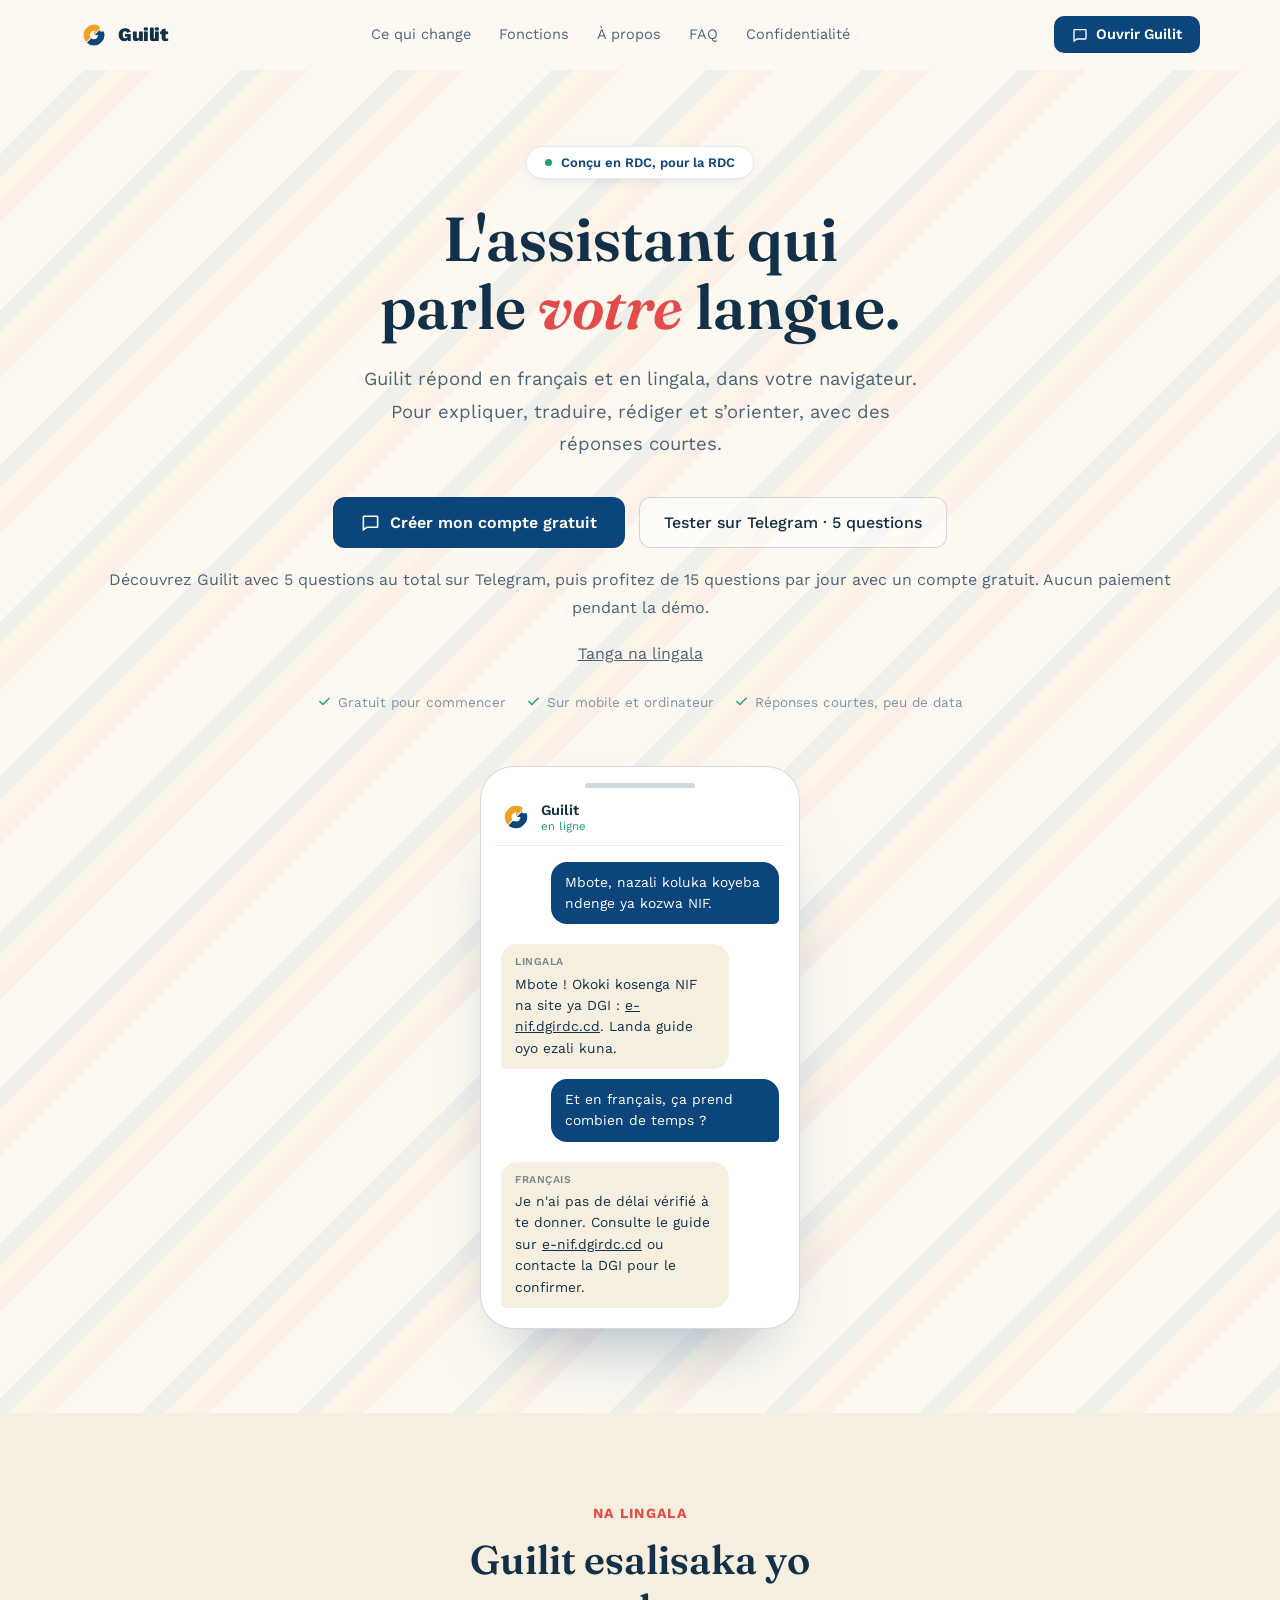
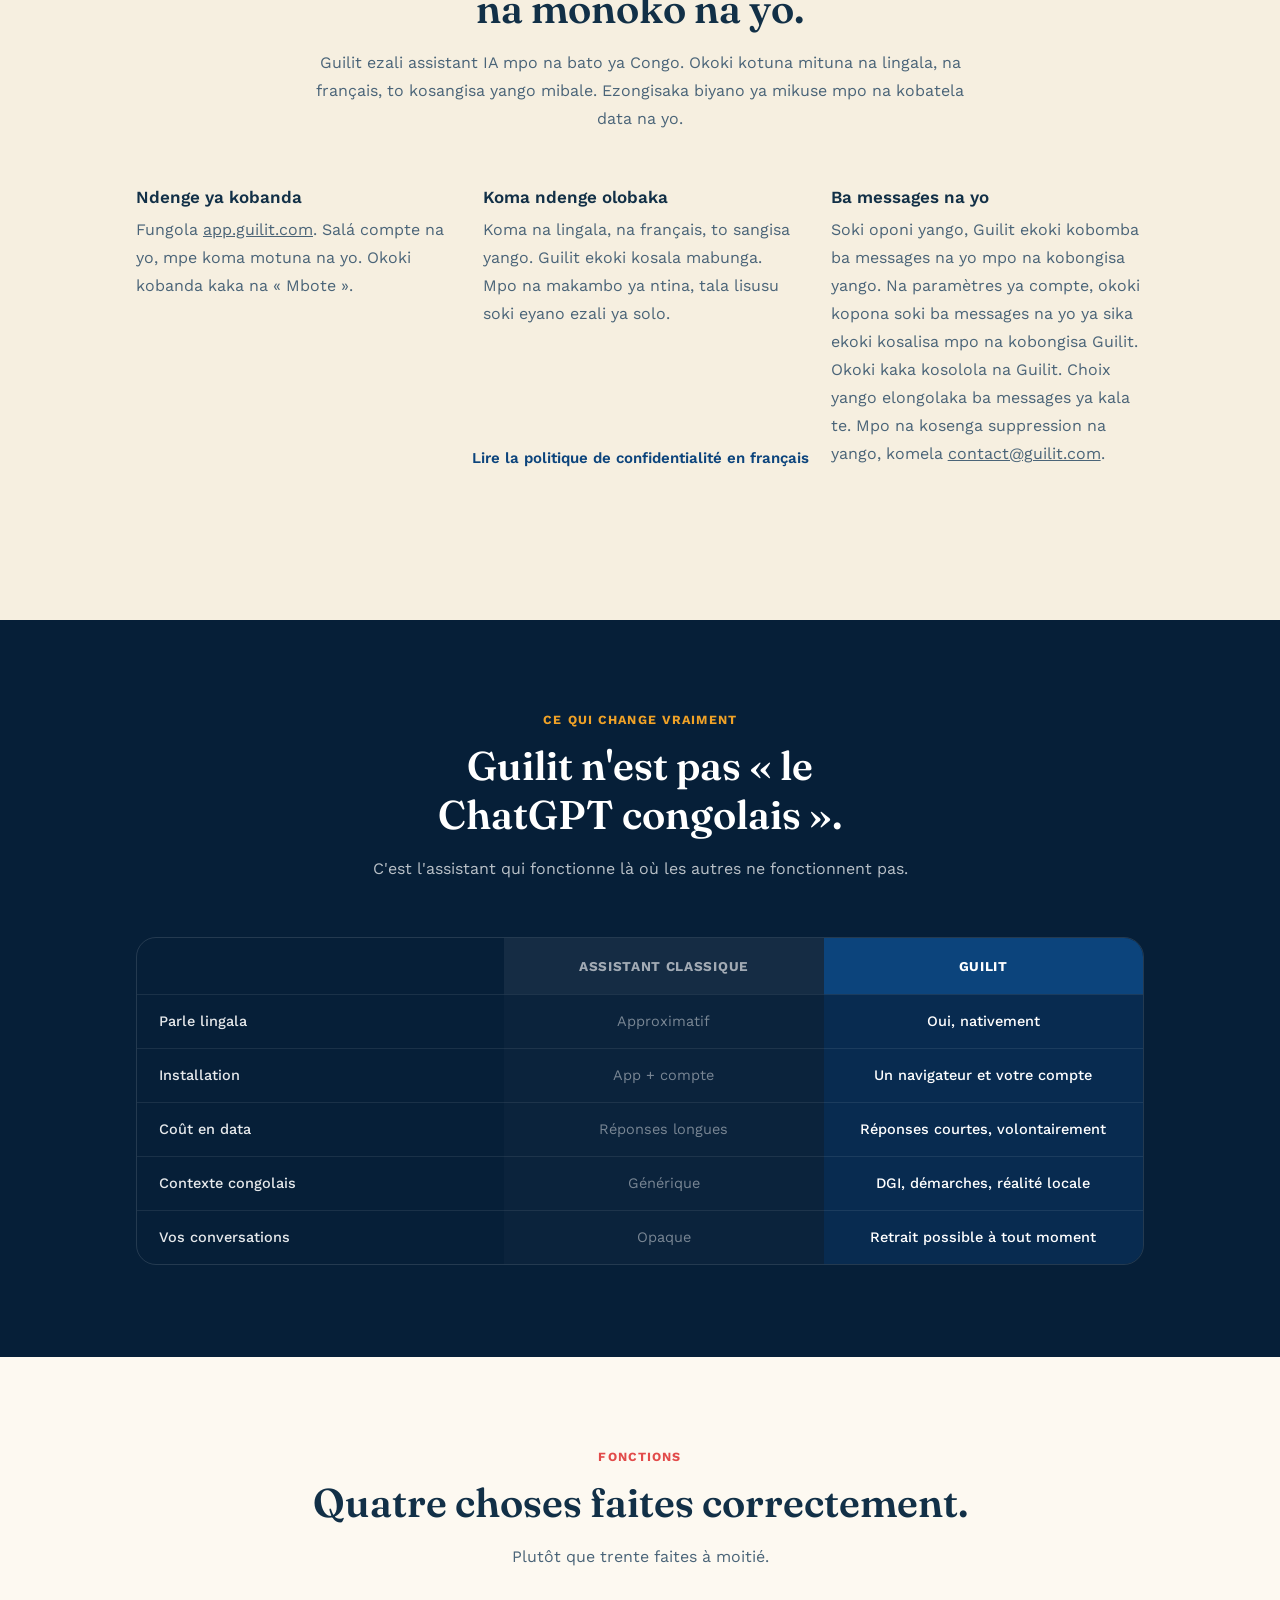
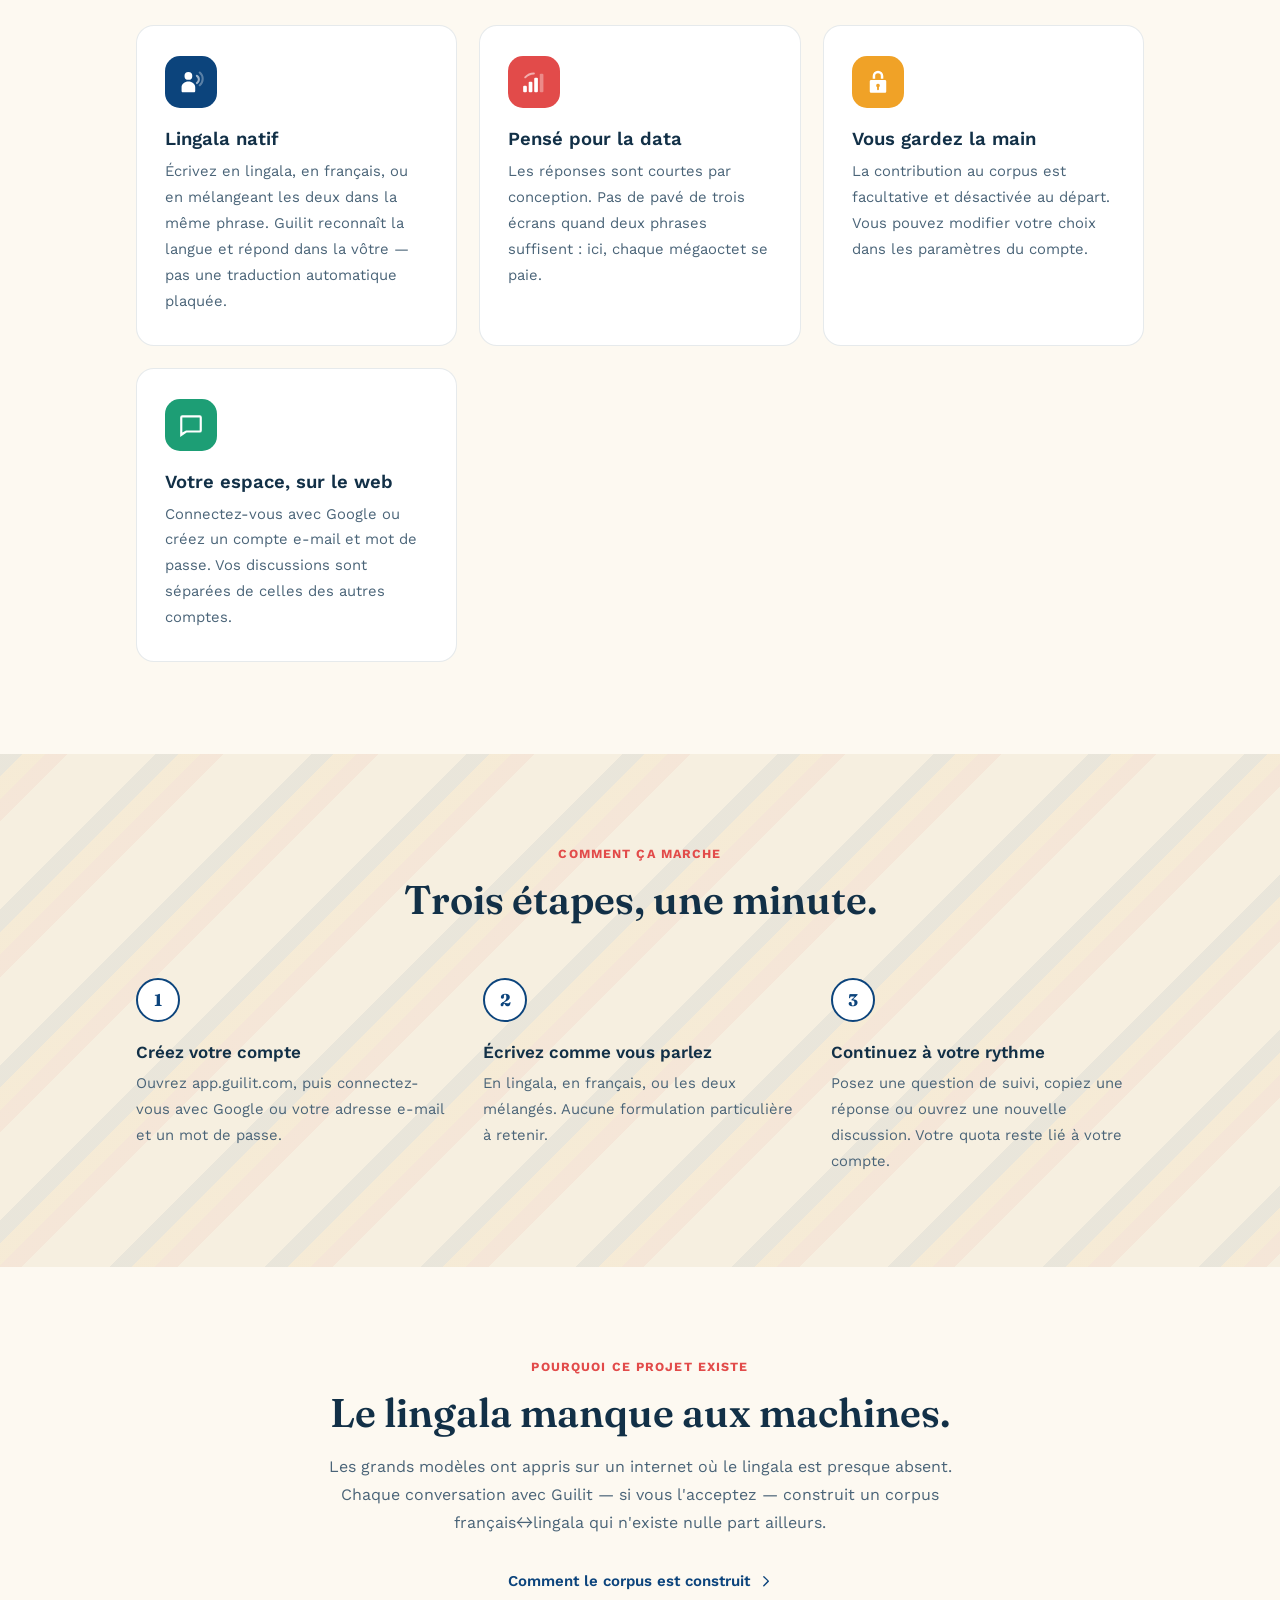
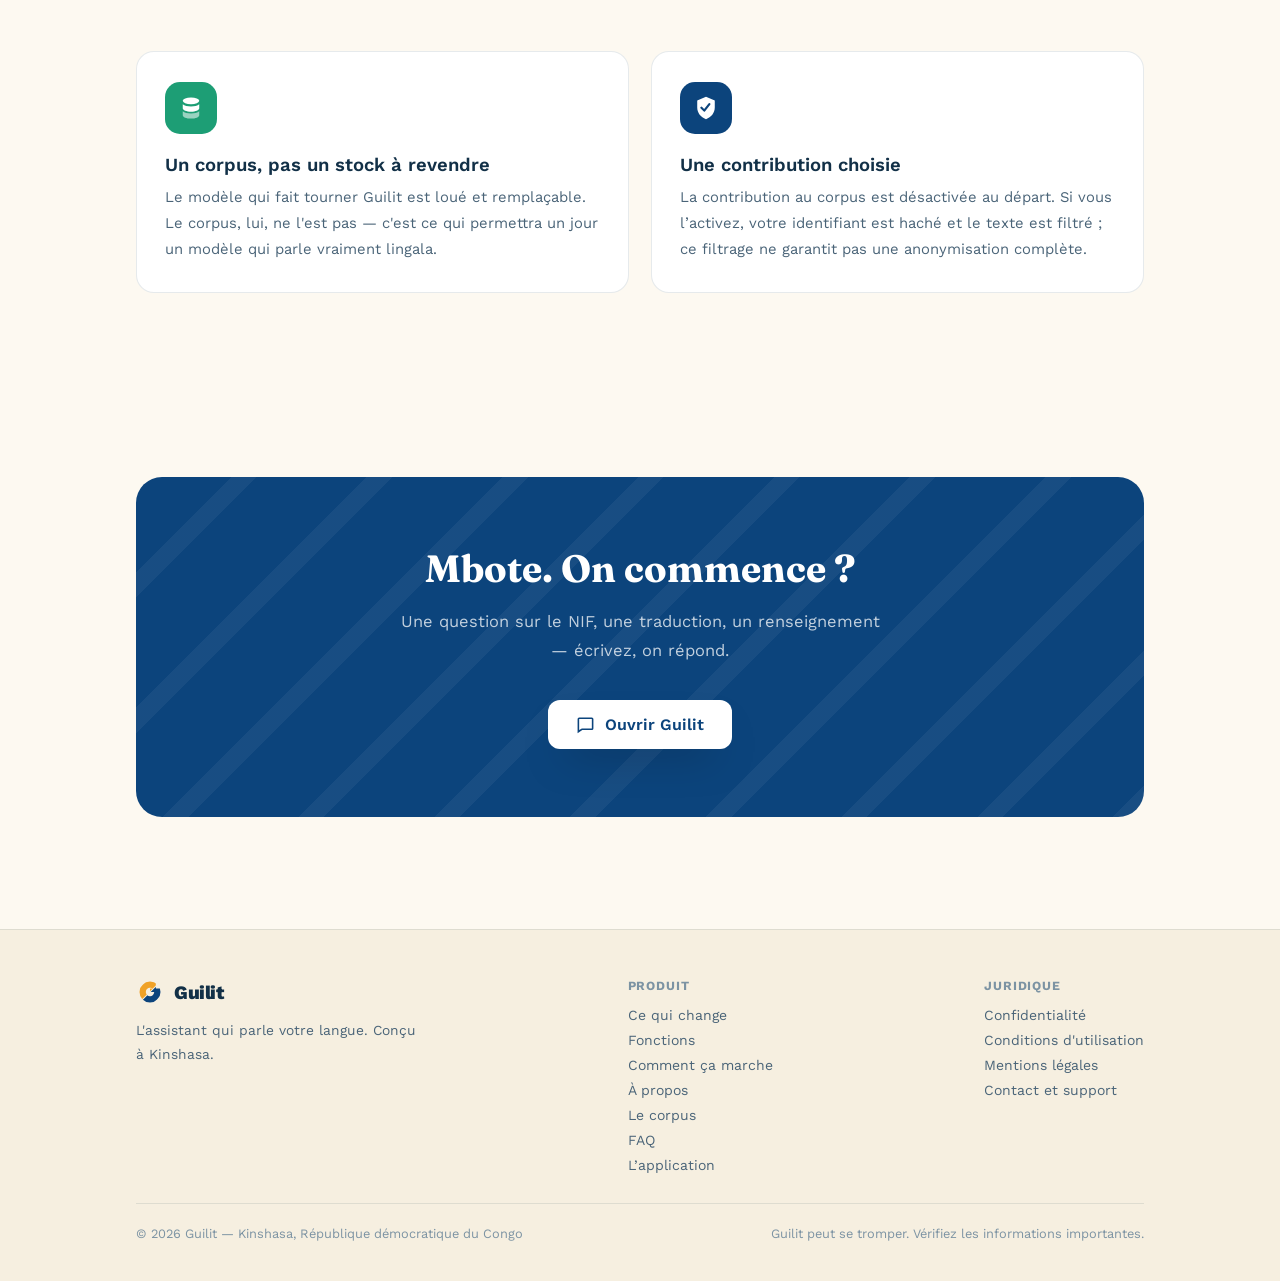
<file: index.html>
<!DOCTYPE html>
<html lang="fr">
<head>
<meta charset="UTF-8">
<meta name="viewport" content="width=device-width, initial-scale=1.0">
<title>Guilit — l'assistant qui parle votre langue</title>
<meta name="description" content="Guilit répond en français et en lingala, sur app.guilit.com, avec un compte Google ou e-mail. Pensé pour la RDC.">
<link rel="canonical" href="https://guilit.com/">
<meta name="theme-color" content="#0C447C">
<link rel="icon" href="favicon.svg" type="image/svg+xml">
<link rel="apple-touch-icon" href="apple-touch-icon.png">
<!-- Aperçu au partage -->
<meta property="og:type" content="website">
<meta property="og:site_name" content="Guilit">
<meta property="og:locale" content="fr_CD">
<meta property="og:url" content="https://guilit.com/">
<meta property="og:title" content="Guilit — l&#x27;assistant qui parle votre langue">
<meta property="og:description" content="Guilit répond en français et en lingala, sur app.guilit.com, avec un compte Google ou e-mail. Pensé pour la RDC.">
<meta property="og:image" content="https://guilit.com/og-image.png">
<meta property="og:image:width" content="1200">
<meta property="og:image:height" content="630">
<meta property="og:image:alt" content="Guilit, l'assistant qui parle votre langue : français et lingala sur le web">
<meta name="twitter:card" content="summary_large_image">
<link rel="preconnect" href="https://fonts.googleapis.com">
<link rel="preconnect" href="https://fonts.gstatic.com" crossorigin>
<link rel="stylesheet" href="https://fonts.googleapis.com/css2?family=Fraunces:opsz,wght@9..144,600;9..144,700&family=Work+Sans:wght@400;500;600;700;800&display=swap">
<link rel="stylesheet" href="styles.css">
</head>
<body>

<!-- ====================================================================
     Bibliothèque de symboles : tout est dessiné en SVG, aucun émoji.
     Les <use> plus bas piochent ici par identifiant.
     ==================================================================== -->
<svg width="0" height="0" style="position:absolute" aria-hidden="true">
<defs>

  <!-- Masque du monogramme G — version validée à 4 bandes. Ne pas modifier. -->
  <mask id="gmask">
    <rect x="0" y="0" width="120" height="120" fill="black"/>
    <circle cx="60" cy="60" r="45" fill="white"/>
    <circle cx="60" cy="60" r="18" fill="black"/>
    <rect x="85" y="0" width="35" height="45" fill="black"/>
    <rect x="60" y="45" width="25" height="15" fill="white"/>
  </mask>

  <!-- Accès au chat -->
  <symbol id="i-chat" viewBox="0 0 24 24"><path d="M4 3h16a2 2 0 0 1 2 2v12a2 2 0 0 1-2 2H8l-6 4V5a2 2 0 0 1 2-2zm0 2v14l3.4-2H20V5H4z"/></symbol>

  <!-- Cadenas : anse, corps plein, pêne central -->
  <symbol id="i-lock" viewBox="0 0 24 24">
    <path d="M12 1.6A4.9 4.9 0 0 0 7.1 6.5v2.4h2.3V6.5a2.6 2.6 0 0 1 5.2 0v2.4h2.3V6.5A4.9 4.9 0 0 0 12 1.6Z"/>
    <path d="M5.6 10.2h12.8c.66 0 1.2.54 1.2 1.2v9.4c0 .66-.54 1.2-1.2 1.2H5.6a1.2 1.2 0 0 1-1.2-1.2v-9.4c0-.66.54-1.2 1.2-1.2Zm6.4 3.4a1.7 1.7 0 0 0-.85 3.17v1.9a.85.85 0 0 0 1.7 0v-1.9A1.7 1.7 0 0 0 12 13.6Z"/>
  </symbol>

  <!-- Barres de réseau + onde : la promesse « marche avec peu de data » -->
  <symbol id="i-signal" viewBox="0 0 24 24">
    <rect x="2" y="15.5" width="3.4" height="6" rx="1"/>
    <rect x="7.1" y="11.8" width="3.4" height="9.7" rx="1"/>
    <rect x="12.2" y="8.1" width="3.4" height="13.4" rx="1"/>
    <rect x="17.3" y="4.4" width="3.4" height="17.1" rx="1" opacity=".35"/>
    <path d="M3.9 8.6a.9.9 0 0 1-.68-1.5A11.6 11.6 0 0 1 11.9 3.2a.9.9 0 1 1 0 1.8 9.8 9.8 0 0 0-7.33 3.3.9.9 0 0 1-.67.3Z" opacity=".55"/>
  </symbol>

  <!-- Personne qui parle : buste + ondes de voix (le lingala) -->
  <symbol id="i-person" viewBox="0 0 24 24">
    <circle cx="9.6" cy="6.4" r="3.6"/>
    <path d="M9.6 11.6c-3.5 0-6.3 2.3-6.3 5.2v3.4c0 .66.54 1.2 1.2 1.2h10.2c.66 0 1.2-.54 1.2-1.2v-3.4c0-2.9-2.8-5.2-6.3-5.2Z"/>
    <path d="M17.4 5.3a.95.95 0 0 0-.5 1.75 3.1 3.1 0 0 1 0 5.2.95.95 0 0 0 1 1.6 5 5 0 0 0 0-8.4.95.95 0 0 0-.5-.15Z" opacity=".6"/>
    <path d="M20.1 2.2a.95.95 0 0 0-.62 1.68 6.9 6.9 0 0 1 0 10.4.95.95 0 0 0 1.24 1.44 8.8 8.8 0 0 0 0-13.28.95.95 0 0 0-.62-.24Z" opacity=".32"/>
  </symbol>

  <symbol id="i-check" viewBox="0 0 24 24">
    <path d="M20.3 5.9a1.1 1.1 0 0 0-1.56 0L9.4 15.24l-4.14-4.15a1.1 1.1 0 1 0-1.56 1.56l4.92 4.93c.43.43 1.13.43 1.56 0L20.3 7.46a1.1 1.1 0 0 0 0-1.56Z"/>
  </symbol>

  <symbol id="i-shield" viewBox="0 0 24 24">
    <path d="M12 1.7 3.9 5v6.6c0 4.8 3.36 9.27 8.1 10.7 4.74-1.43 8.1-5.9 8.1-10.7V5Zm3.9 7.4-4.7 5.9a1 1 0 0 1-1.5.07L7.1 12.5a1 1 0 1 1 1.4-1.42l1.8 1.77 4-5a1 1 0 1 1 1.6 1.25Z"/>
  </symbol>

  <symbol id="i-database" viewBox="0 0 24 24">
    <ellipse cx="12" cy="5.4" rx="7.6" ry="3.2"/>
    <path d="M4.4 8.6v3.6c0 1.77 3.4 3.2 7.6 3.2s7.6-1.43 7.6-3.2V8.6c-1.6 1.35-4.4 2.1-7.6 2.1s-6-.75-7.6-2.1Z"/>
    <path d="M4.4 15v3.6c0 1.77 3.4 3.2 7.6 3.2s7.6-1.43 7.6-3.2V15c-1.6 1.35-4.4 2.1-7.6 2.1S6 16.35 4.4 15Z" opacity=".55"/>
  </symbol>

  <!-- Flèche : renvois vers les pages dédiées, chevrons -->
  <symbol id="i-arrow" viewBox="0 0 24 24">
    <path d="M9.5 4.8a1 1 0 0 1 1.4 0l6.8 6.8a1 1 0 0 1 0 1.4l-6.8 6.8a1 1 0 1 1-1.4-1.4L15.6 12 9.5 6.2a1 1 0 0 1 0-1.4Z"/>
  </symbol>

  <!-- Plus : bascule de l'accordéon FAQ, tourne à 45° pour devenir une croix -->
  <symbol id="i-plus" viewBox="0 0 24 24">
    <path d="M11 3.5a1 1 0 0 1 2 0V11h7.5a1 1 0 0 1 0 2H13v7.5a1 1 0 0 1-2 0V13H3.5a1 1 0 0 1 0-2H11V3.5Z"/>
  </symbol>

  <!-- Cible : la mission (à propos) -->
  <symbol id="i-target" viewBox="0 0 24 24">
    <path d="M12 2a10 10 0 1 0 10 10A10 10 0 0 0 12 2Zm0 17.2A7.2 7.2 0 1 1 19.2 12 7.2 7.2 0 0 1 12 19.2Z"/>
    <path d="M12 7.4A4.6 4.6 0 1 0 16.6 12 4.6 4.6 0 0 0 12 7.4Zm0 6.8A2.2 2.2 0 1 1 14.2 12 2.2 2.2 0 0 1 12 14.2Z" opacity=".7"/>
    <circle cx="12" cy="12" r="1.4"/>
  </symbol>

  <!-- Repère de lieu : Kinshasa (à propos) -->
  <symbol id="i-pin" viewBox="0 0 24 24">
    <path d="M12 1.8c-4 0-7.2 3.14-7.2 7.2 0 5.4 7.2 13.2 7.2 13.2s7.2-7.8 7.2-13.2c0-4.06-3.2-7.2-7.2-7.2Zm0 9.9a2.7 2.7 0 1 1 2.7-2.7 2.7 2.7 0 0 1-2.7 2.7Z"/>
  </symbol>

</defs>
</svg>

<!-- Écran d'ouverture : les 4 bandes du logo arrivent des 4 bords -->
<div class="splash" id="splash">
  <div class="mark">
    <svg class="piece piece-top" viewBox="0 0 120 120"><g mask="url(#gmask)"><g transform="rotate(-45 60 60)"><rect x="-50" y="-30" width="220" height="42" fill="#E24B4A"/></g></g></svg>
    <svg class="piece piece-right" viewBox="0 0 120 120"><g mask="url(#gmask)"><g transform="rotate(-45 60 60)"><rect x="-50" y="16" width="220" height="42" fill="#F0A227"/></g></g></svg>
    <svg class="piece piece-bottom" viewBox="0 0 120 120"><g mask="url(#gmask)"><g transform="rotate(-45 60 60)"><rect x="-50" y="62" width="220" height="42" fill="#0C447C"/></g></g></svg>
    <svg class="piece piece-left" viewBox="0 0 120 120"><g mask="url(#gmask)"><g transform="rotate(-45 60 60)"><rect x="-50" y="108" width="220" height="42" fill="#E24B4A"/></g></g></svg>
  </div>
  <div class="wordmark">Guilit</div>
  <div class="tagline">l'assistant qui parle votre langue</div>
</div>

<div class="progress" id="progress"></div>

<nav class="nav" id="nav">
  <div class="wrap nav-inner">
    <a class="brand" href="index.html">
      <svg viewBox="0 0 120 120" aria-hidden="true"><g mask="url(#gmask)"><g transform="rotate(-45 60 60)">
        <rect x="-50" y="-30" width="220" height="42" fill="#E24B4A"/>
        <rect x="-50" y="16" width="220" height="42" fill="#F0A227"/>
        <rect x="-50" y="62" width="220" height="42" fill="#0C447C"/>
        <rect x="-50" y="108" width="220" height="42" fill="#E24B4A"/>
      </g></g></svg>
      Guilit
    </a>
    <ul class="nav-links">
      <li><a href="#difference">Ce qui change</a></li>
      <li><a href="#fonctions">Fonctions</a></li>
      <li><a href="a-propos.html">À propos</a></li>
      <li><a href="faq.html">FAQ</a></li>
      <li><a href="confidentialite.html">Confidentialité</a></li>
    </ul>
    <a class="nav-cta" href="https://app.guilit.com">
      <svg aria-hidden="true"><use href="#i-chat"/></svg>
      Ouvrir Guilit
    </a>
  </div>
</nav>

<!-- ================= HÉROS ================= -->
<header class="stripes">
  <div class="wrap hero">
    <span class="eyebrow"><i class="dot"></i> Conçu en RDC, pour la RDC</span>
    <h1>L'assistant qui parle <span class="accent">votre</span> langue.</h1>
    <p class="lede">
      Guilit répond en français et en lingala, dans votre navigateur.
      Pour expliquer, traduire, rédiger et s’orienter, avec des réponses courtes.
    </p>
    <div class="hero-ctas">
      <a class="btn-primary" href="https://app.guilit.com/?mode=register">
        <svg aria-hidden="true"><use href="#i-chat"/></svg>
        Créer mon compte gratuit
      </a>
      <a class="btn-secondary" href="https://t.me/GuilitBot?start=site">Tester sur Telegram · 5 questions</a>
    </div>
    <p class="lingala-shortcut">Découvrez Guilit avec 5 questions au total sur Telegram, puis profitez de 15 questions par jour avec un compte gratuit. Aucun paiement pendant la démo.</p>
    <p class="lingala-shortcut"><a href="#lingala" lang="ln">Tanga na lingala</a></p>
    <div class="hero-trust">
      <span><svg aria-hidden="true"><use href="#i-check"/></svg> Gratuit pour commencer</span>
      <span><svg aria-hidden="true"><use href="#i-check"/></svg> Sur mobile et ordinateur</span>
      <span><svg aria-hidden="true"><use href="#i-check"/></svg> Réponses courtes, peu de data</span>
    </div>

    <!-- Démonstration illustrative fondée sur la source RAG consacrée au NIF. -->
    <div class="phone-stage">
      <div class="phone">
        <div class="phone-notch"></div>
        <div class="phone-head">
          <svg viewBox="0 0 120 120" aria-hidden="true"><g mask="url(#gmask)"><g transform="rotate(-45 60 60)">
            <rect x="-50" y="-30" width="220" height="42" fill="#E24B4A"/>
            <rect x="-50" y="16" width="220" height="42" fill="#F0A227"/>
            <rect x="-50" y="62" width="220" height="42" fill="#0C447C"/>
            <rect x="-50" y="108" width="220" height="42" fill="#E24B4A"/>
          </g></g></svg>
          <div>
            <div class="who">Guilit</div>
            <div class="status">en ligne</div>
          </div>
        </div>
        <div class="chat" id="chat">
          <div class="bubble me b1">Mbote, nazali koluka koyeba ndenge ya kozwa NIF.</div>
          <div class="typing t1"><i></i><i></i><i></i></div>
          <div class="bubble them b2">
            <span class="lang">Lingala</span>
            Mbote ! Okoki kosenga NIF na site ya DGI : <a href="https://e-nif.dgirdc.cd/">e-nif.dgirdc.cd</a>. Landa guide oyo ezali kuna.
          </div>
          <div class="bubble me b3">Et en français, ça prend combien de temps ?</div>
          <div class="typing t2"><i></i><i></i><i></i></div>
          <div class="bubble them b4">
            <span class="lang">Français</span>
            Je n'ai pas de délai vérifié à te donner. Consulte le guide sur <a href="https://e-nif.dgirdc.cd/">e-nif.dgirdc.cd</a> ou contacte la DGI pour le confirmer.
          </div>
        </div>
      </div>
    </div>
  </div>
</header>

<!-- ================= PRÉSENTATION EN LINGALA ================= -->
<section class="section tinted lingala-intro" id="lingala" lang="ln" aria-labelledby="lingala-title">
  <div class="wrap">
    <div class="section-head">
      <span class="kicker">Na lingala</span>
      <h2 id="lingala-title">Guilit esalisaka yo na monoko na yo.</h2>
      <p>
        Guilit ezali assistant IA mpo na bato ya Congo. Okoki kotuna mituna na lingala,
        na français, to kosangisa yango mibale. Ezongisaka biyano ya mikuse mpo na kobatela data na yo.
      </p>
    </div>
    <div class="steps">
      <article class="step">
        <h3>Ndenge ya kobanda</h3>
        <p>
          Fungola <a href="https://app.guilit.com">app.guilit.com</a>.
          Salá compte na yo, mpe koma motuna na yo. Okoki kobanda kaka na « Mbote ».
        </p>
      </article>
      <article class="step">
        <h3>Koma ndenge olobaka</h3>
        <p>
          Koma na lingala, na français, to sangisa yango. Guilit ekoki kosala mabunga.
          Mpo na makambo ya ntina, tala lisusu soki eyano ezali ya solo.
        </p>
      </article>
      <article class="step">
        <h3>Ba messages na yo</h3>
        <p>
          Soki oponi yango, Guilit ekoki kobomba ba messages na yo mpo na kobongisa yango.
          Na paramètres ya compte, okoki kopona soki ba messages na yo ya sika ekoki kosalisa mpo na kobongisa Guilit.
          Okoki kaka kosolola na Guilit. Choix yango elongolaka ba messages ya kala te.
          Mpo na kosenga suppression na yango, komela <a href="mailto:contact@guilit.com">contact@guilit.com</a>.
        </p>
      </article>
    </div>
    <p class="section-cta">
      <a href="confidentialite.html" lang="fr">Lire la politique de confidentialité en français</a>
    </p>
  </div>
</section>

<!-- ================= COMPARAISON ================= -->
<section class="section dark" id="difference">
  <div class="wrap">
    <div class="section-head reveal">
      <span class="kicker">Ce qui change vraiment</span>
      <h2>Guilit n'est pas « le ChatGPT congolais ».</h2>
      <p>C'est l'assistant qui fonctionne là où les autres ne fonctionnent pas.</p>
    </div>
    <div class="compare reveal">
      <div class="head"></div>
      <div class="head them">Assistant classique</div>
      <div class="head us">Guilit</div>

      <div class="label row-sep">Parle lingala</div>
      <div class="them-cell row-sep">Approximatif</div>
      <div class="us-cell row-sep">Oui, nativement</div>

      <div class="label row-sep">Installation</div>
      <div class="them-cell row-sep">App + compte</div>
      <div class="us-cell row-sep">Un navigateur et votre compte</div>

      <div class="label row-sep">Coût en data</div>
      <div class="them-cell row-sep">Réponses longues</div>
      <div class="us-cell row-sep">Réponses courtes, volontairement</div>

      <div class="label row-sep">Contexte congolais</div>
      <div class="them-cell row-sep">Générique</div>
      <div class="us-cell row-sep">DGI, démarches, réalité locale</div>

      <div class="label row-sep">Vos conversations</div>
      <div class="them-cell row-sep">Opaque</div>
      <div class="us-cell row-sep">Retrait possible à tout moment</div>
    </div>
  </div>
</section>

<!-- ================= FONCTIONS ================= -->
<section class="section" id="fonctions">
  <div class="wrap">
    <div class="section-head reveal">
      <span class="kicker">Fonctions</span>
      <h2>Quatre choses faites correctement.</h2>
      <p>Plutôt que trente faites à moitié.</p>
    </div>
    <div class="grid-features reveal-stagger">

      <article class="feature-card" style="--accent-c:var(--navy);">
        <div class="feature-icon"><svg aria-hidden="true"><use href="#i-person"/></svg></div>
        <h3>Lingala natif</h3>
        <p>Écrivez en lingala, en français, ou en mélangeant les deux dans la même phrase. Guilit reconnaît la langue et répond dans la vôtre — pas une traduction automatique plaquée.</p>
      </article>

      <article class="feature-card" style="--accent-c:var(--red);">
        <div class="feature-icon"><svg aria-hidden="true"><use href="#i-signal"/></svg></div>
        <h3>Pensé pour la data</h3>
        <p>Les réponses sont courtes par conception. Pas de pavé de trois écrans quand deux phrases suffisent : ici, chaque mégaoctet se paie.</p>
      </article>

      <article class="feature-card" style="--accent-c:var(--ochre);">
        <div class="feature-icon"><svg aria-hidden="true"><use href="#i-lock"/></svg></div>
        <h3>Vous gardez la main</h3>
        <p>La contribution au corpus est facultative et désactivée au départ. Vous pouvez modifier votre choix dans les paramètres du compte.</p>
      </article>

      <article class="feature-card" style="--accent-c:var(--teal);">
        <div class="feature-icon"><svg aria-hidden="true"><use href="#i-chat"/></svg></div>
        <h3>Votre espace, sur le web</h3>
        <p>Connectez-vous avec Google ou créez un compte e-mail et mot de passe. Vos discussions sont séparées de celles des autres comptes.</p>
      </article>

    </div>
  </div>
</section>

<!-- ================= ÉTAPES ================= -->
<section class="section tinted stripes" id="etapes">
  <div class="wrap">
    <div class="section-head reveal">
      <span class="kicker">Comment ça marche</span>
      <h2>Trois étapes, une minute.</h2>
    </div>
    <div class="steps reveal-stagger">
      <div class="step">
        <div class="step-num">1</div>
        <h3>Créez votre compte</h3>
        <p>Ouvrez app.guilit.com, puis connectez-vous avec Google ou votre adresse e-mail et un mot de passe.</p>
      </div>
      <div class="step">
        <div class="step-num">2</div>
        <h3>Écrivez comme vous parlez</h3>
        <p>En lingala, en français, ou les deux mélangés. Aucune formulation particulière à retenir.</p>
      </div>
      <div class="step">
        <div class="step-num">3</div>
        <h3>Continuez à votre rythme</h3>
        <p>Posez une question de suivi, copiez une réponse ou ouvrez une nouvelle discussion. Votre quota reste lié à votre compte.</p>
      </div>
    </div>
  </div>
</section>

<!-- ================= POURQUOI ================= -->
<section class="section">
  <div class="wrap">
    <div class="section-head reveal">
      <span class="kicker">Pourquoi ce projet existe</span>
      <h2>Le lingala manque aux machines.</h2>
      <p>
        Les grands modèles ont appris sur un internet où le lingala est presque absent.
        Chaque conversation avec Guilit — si vous l'acceptez — construit un corpus
        français↔lingala qui n'existe nulle part ailleurs.
      </p>
    </div>
    <p class="section-cta reveal"><a href="corpus.html">Comment le corpus est construit <svg aria-hidden="true"><use href="#i-arrow"/></svg></a></p>
    <div class="grid-features reveal-stagger">
      <article class="feature-card" style="--accent-c:var(--teal);">
        <div class="feature-icon"><svg aria-hidden="true"><use href="#i-database"/></svg></div>
        <h3>Un corpus, pas un stock à revendre</h3>
        <p>Le modèle qui fait tourner Guilit est loué et remplaçable. Le corpus, lui, ne l'est pas — c'est ce qui permettra un jour un modèle qui parle vraiment lingala.</p>
      </article>
      <article class="feature-card" style="--accent-c:var(--navy);">
        <div class="feature-icon"><svg aria-hidden="true"><use href="#i-shield"/></svg></div>
        <h3>Une contribution choisie</h3>
        <p>La contribution au corpus est désactivée au départ. Si vous l’activez, votre identifiant est haché et le texte est filtré ; ce filtrage ne garantit pas une anonymisation complète.</p>
      </article>
    </div>
  </div>
</section>

<!-- ================= APPEL FINAL ================= -->
<section class="section">
  <div class="wrap">
    <div class="cta-band reveal">
      <h2>Mbote. On commence ?</h2>
      <p>Une question sur le NIF, une traduction, un renseignement — écrivez, on répond.</p>
      <a class="btn-primary" href="https://app.guilit.com">
        <svg aria-hidden="true"><use href="#i-chat"/></svg>
        Ouvrir Guilit
      </a>
    </div>
  </div>
</section>

<footer>
  <div class="wrap">
    <div class="footer-grid">
      <div class="footer-brand">
        <a class="brand" href="index.html">
          <svg viewBox="0 0 120 120" aria-hidden="true"><g mask="url(#gmask)"><g transform="rotate(-45 60 60)">
            <rect x="-50" y="-30" width="220" height="42" fill="#E24B4A"/>
            <rect x="-50" y="16" width="220" height="42" fill="#F0A227"/>
            <rect x="-50" y="62" width="220" height="42" fill="#0C447C"/>
            <rect x="-50" y="108" width="220" height="42" fill="#E24B4A"/>
          </g></g></svg>
          Guilit
        </a>
        <p>L'assistant qui parle votre langue. Conçu à Kinshasa.</p>
      </div>
      <div class="footer-col">
        <h4>Produit</h4>
        <ul>
          <li><a href="#difference">Ce qui change</a></li>
          <li><a href="#fonctions">Fonctions</a></li>
          <li><a href="#etapes">Comment ça marche</a></li>
          <li><a href="a-propos.html">À propos</a></li>
          <li><a href="corpus.html">Le corpus</a></li>
          <li><a href="faq.html">FAQ</a></li>
          <li><a href="https://app.guilit.com">L’application</a></li>
        </ul>
      </div>
      <div class="footer-col">
        <h4>Juridique</h4>
        <ul>
          <li><a href="confidentialite.html">Confidentialité</a></li>
          <li><a href="conditions.html">Conditions d'utilisation</a></li>
          <li><a href="mentions-legales.html">Mentions légales</a></li>
          <li><a href="mailto:contact@guilit.com">Contact et support</a></li>
        </ul>
      </div>
    </div>
    <div class="footer-bottom">
      <span>© 2026 Guilit — Kinshasa, République démocratique du Congo</span>
      <span>Guilit peut se tromper. Vérifiez les informations importantes.</span>
    </div>
  </div>
</footer>

<script>
// Révélation au défilement — une seule fois, puis on cesse d'observer.
const io = new IntersectionObserver((entries) => {
  entries.forEach((e) => {
    if (!e.isIntersecting) return;
    e.target.classList.add('is-visible');
    io.unobserve(e.target);
  });
}, { threshold: 0.12, rootMargin: '0px 0px -8% 0px' });
document.querySelectorAll('.reveal, .reveal-stagger').forEach((el) => io.observe(el));

// La conversation ne démarre qu'une fois visible : lancée au chargement, elle
// se jouerait derrière l'écran d'ouverture et personne ne la verrait.
const chat = document.getElementById('chat');
if (chat) {
  const chatIO = new IntersectionObserver((entries) => {
    entries.forEach((e) => {
      if (!e.isIntersecting) return;
      chat.classList.add('is-playing');
      chatIO.unobserve(e.target);
    });
  }, { threshold: 0.3 });
  chatIO.observe(chat);
}

// Barre de progression + ombre de la barre de navigation
const progress = document.getElementById('progress');
const nav = document.getElementById('nav');
const onScroll = () => {
  const h = document.documentElement.scrollHeight - window.innerHeight;
  progress.style.width = (h > 0 ? (window.scrollY / h) * 100 : 0) + '%';
  nav.classList.toggle('is-stuck', window.scrollY > 8);
};
window.addEventListener('scroll', onScroll, { passive: true });
onScroll();

// L'écran d'ouverture est retiré du DOM après son animation : laissé en place,
// il resterait un calque invisible au-dessus de toute la page.
const splash = document.getElementById('splash');
if (splash) splash.addEventListener('animationend', (e) => {
  if (e.animationName === 'splashOut') splash.remove();
});
</script>
</body>
</html>
</file>
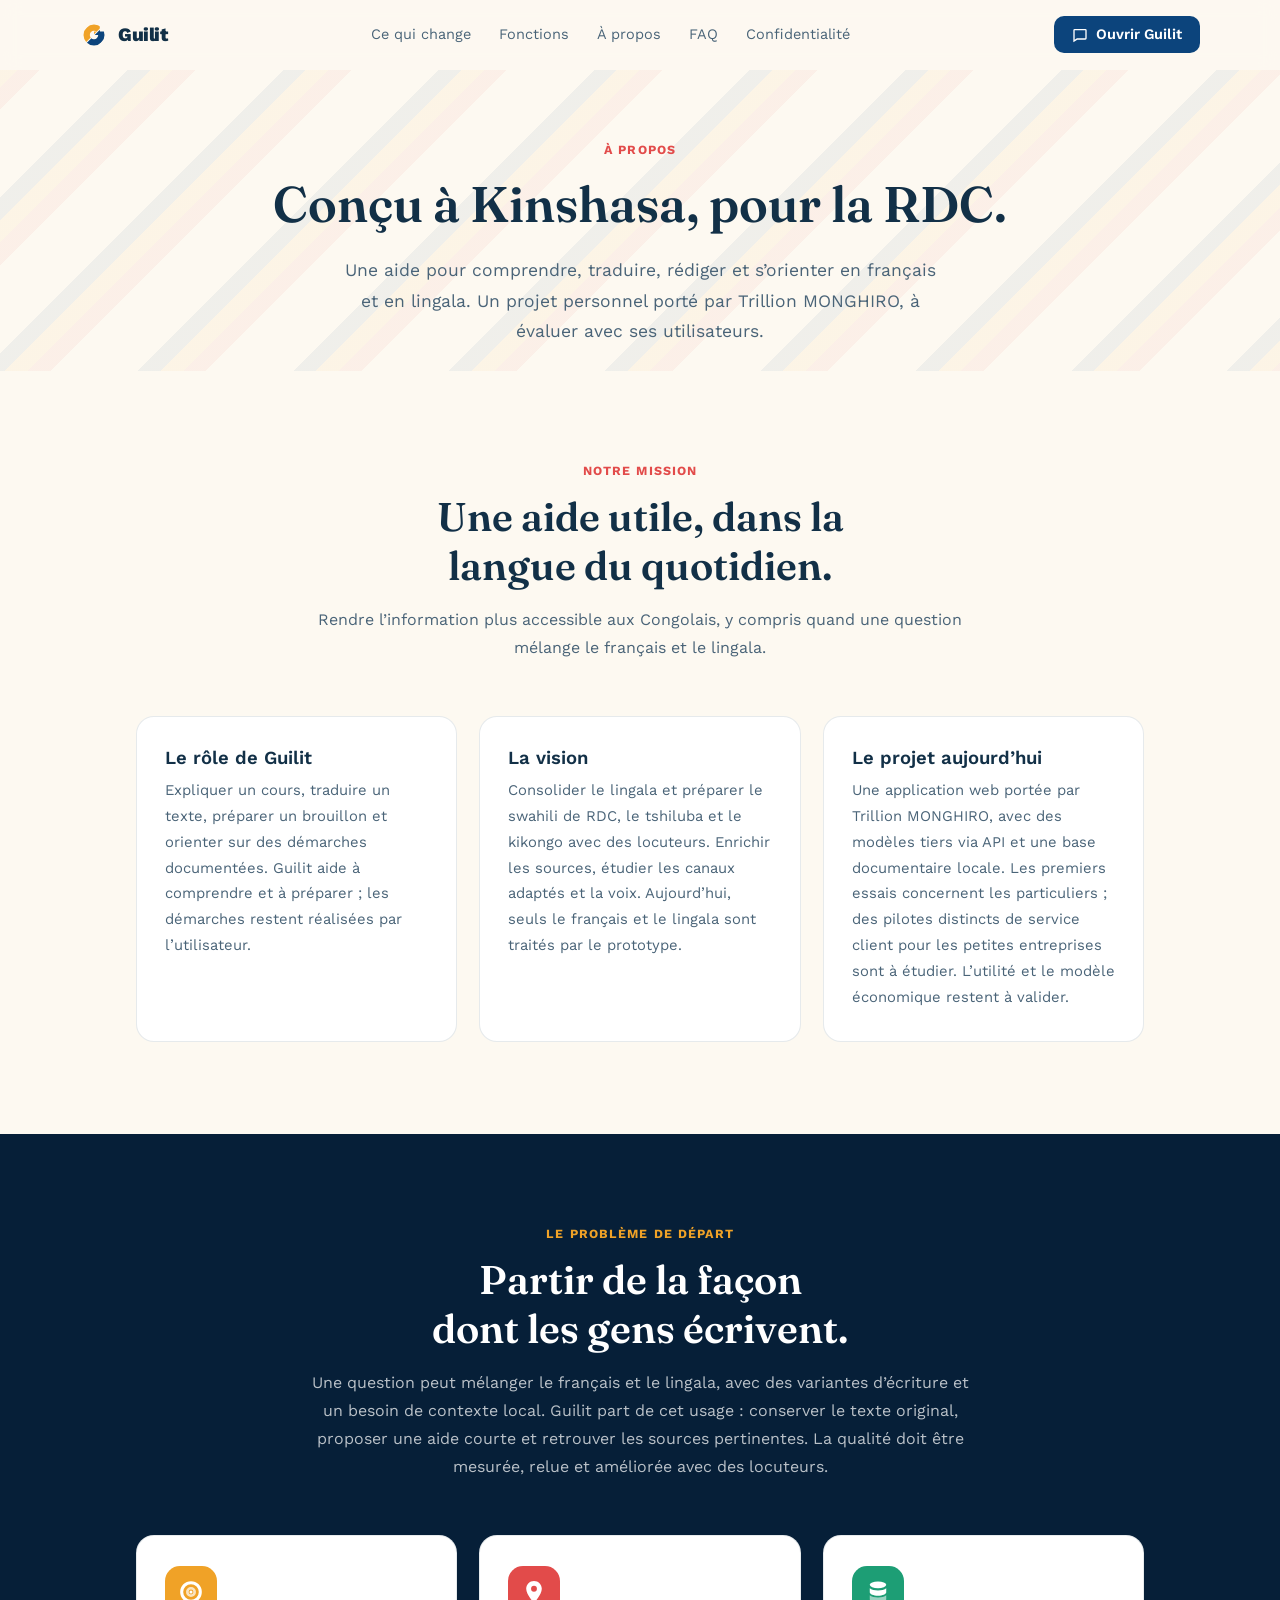
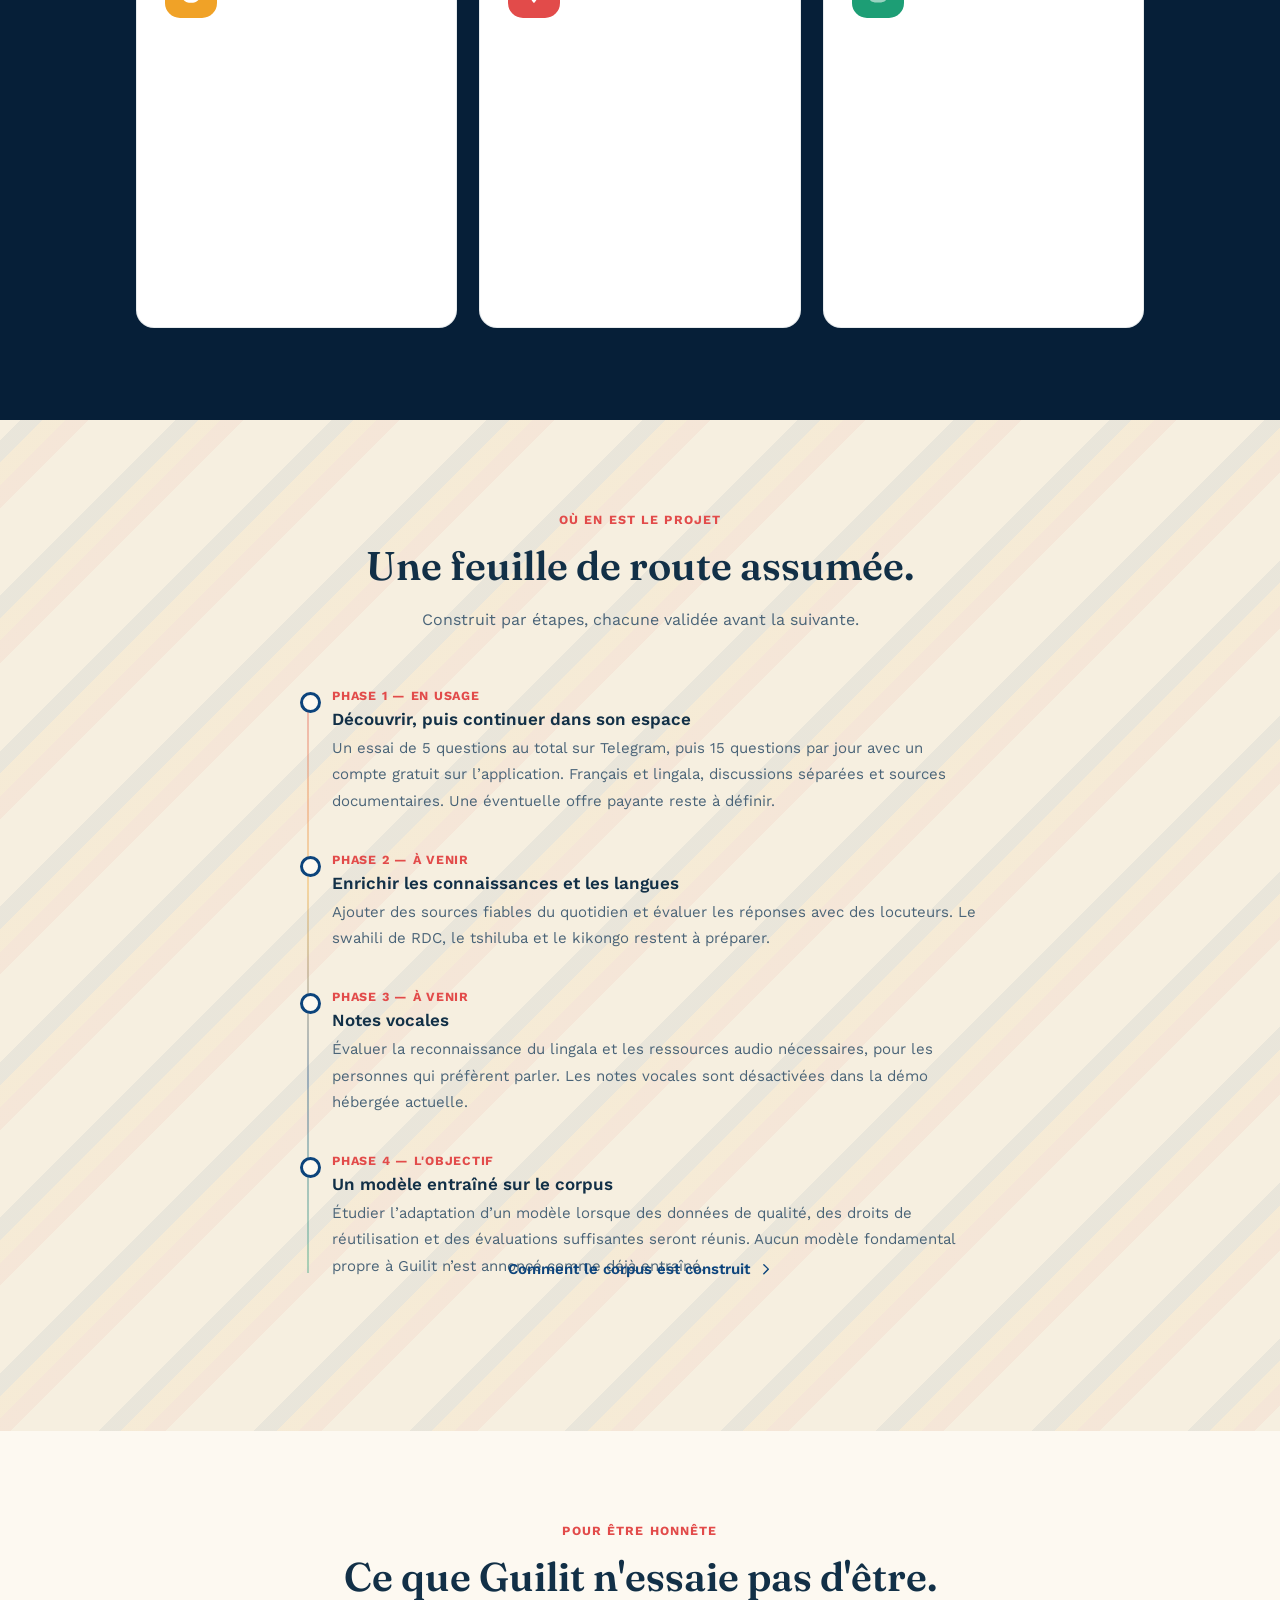
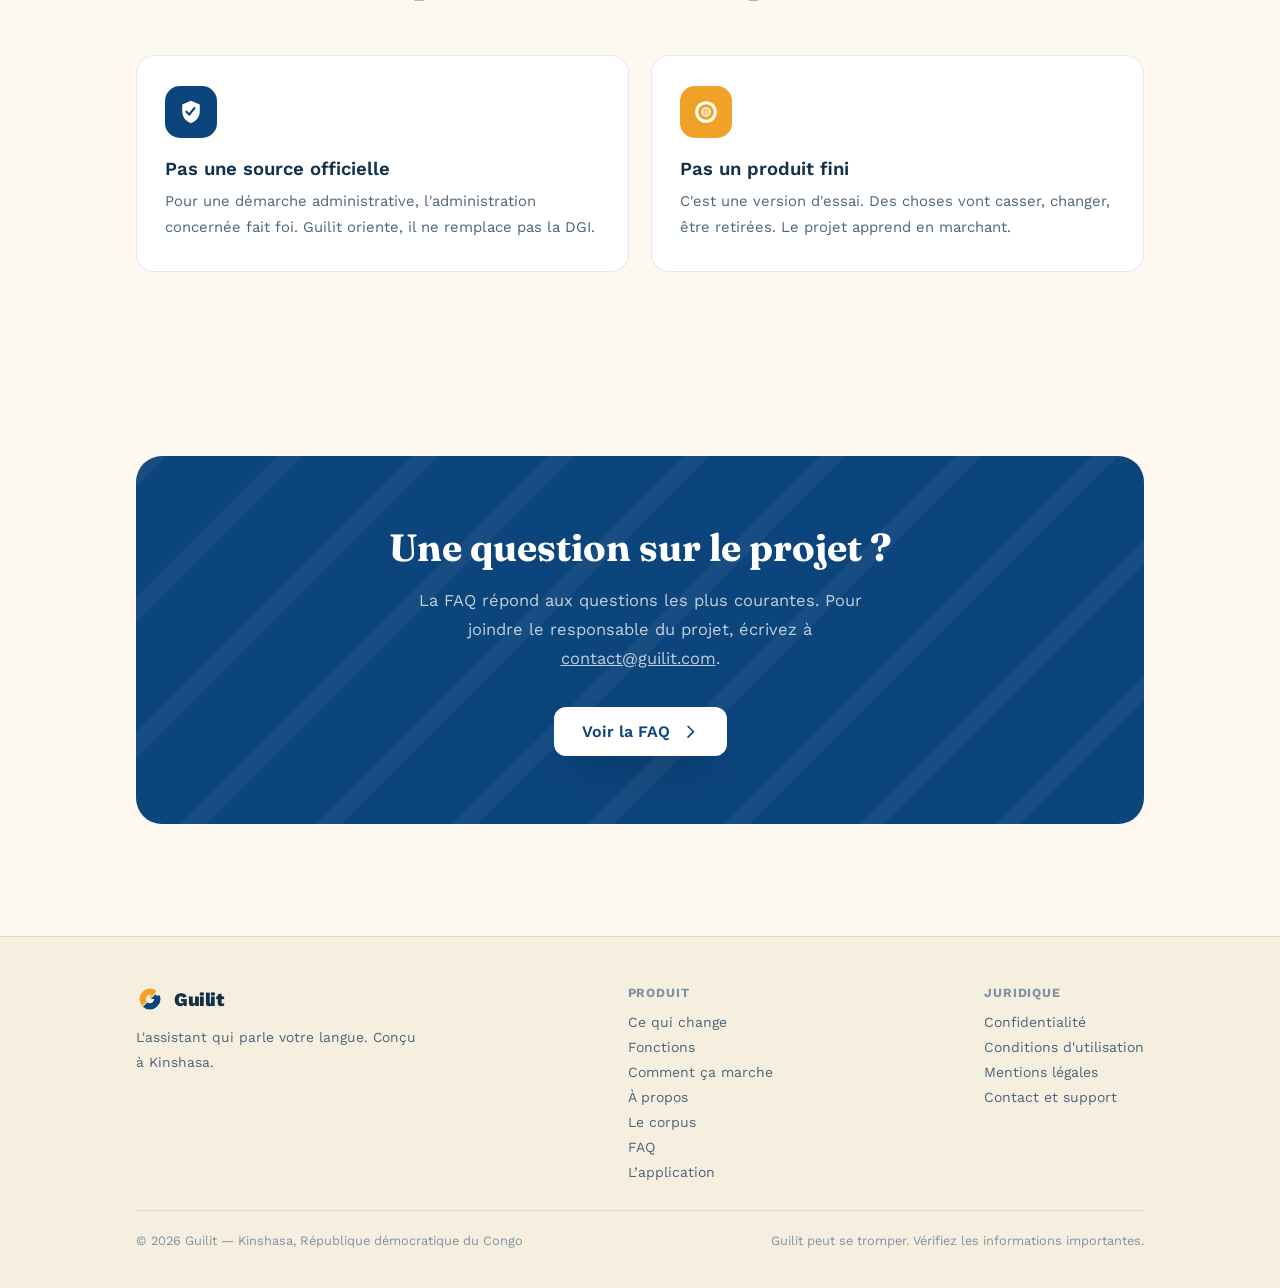
<file: a-propos.html>
<!DOCTYPE html>
<html lang="fr">
<head>
<meta charset="UTF-8">
<meta name="viewport" content="width=device-width, initial-scale=1.0">
<title>À propos — Guilit</title>
<meta name="description" content="Pourquoi Guilit existe, ce qu'il n'essaie pas d'être, et où le projet va. Conçu à Kinshasa, pour la RDC.">
<link rel="canonical" href="https://guilit.com/a-propos.html">
<meta name="theme-color" content="#0C447C">
<link rel="icon" href="favicon.svg" type="image/svg+xml">
<link rel="apple-touch-icon" href="apple-touch-icon.png">
<!-- Aperçu au partage -->
<meta property="og:type" content="website">
<meta property="og:site_name" content="Guilit">
<meta property="og:locale" content="fr_CD">
<meta property="og:url" content="https://guilit.com/a-propos.html">
<meta property="og:title" content="À propos — Guilit">
<meta property="og:description" content="Pourquoi Guilit existe, ce qu&#x27;il n&#x27;essaie pas d&#x27;être, et où le projet va. Conçu à Kinshasa, pour la RDC.">
<meta property="og:image" content="https://guilit.com/og-image.png">
<meta property="og:image:width" content="1200">
<meta property="og:image:height" content="630">
<meta property="og:image:alt" content="Guilit, l'assistant qui parle votre langue : français et lingala sur le web">
<meta name="twitter:card" content="summary_large_image">
<link rel="preconnect" href="https://fonts.googleapis.com">
<link rel="preconnect" href="https://fonts.gstatic.com" crossorigin>
<link rel="stylesheet" href="https://fonts.googleapis.com/css2?family=Fraunces:opsz,wght@9..144,600;9..144,700&family=Work+Sans:wght@400;500;600;700;800&display=swap">
<link rel="stylesheet" href="styles.css">
</head>
<body>

<svg width="0" height="0" style="position:absolute" aria-hidden="true">
<defs>
  <mask id="gmask">
    <rect x="0" y="0" width="120" height="120" fill="black"/>
    <circle cx="60" cy="60" r="45" fill="white"/>
    <circle cx="60" cy="60" r="18" fill="black"/>
    <rect x="85" y="0" width="35" height="45" fill="black"/>
    <rect x="60" y="45" width="25" height="15" fill="white"/>
  </mask>
  <symbol id="i-chat" viewBox="0 0 24 24"><path d="M4 3h16a2 2 0 0 1 2 2v12a2 2 0 0 1-2 2H8l-6 4V5a2 2 0 0 1 2-2zm0 2v14l3.4-2H20V5H4z"/></symbol>
  <symbol id="i-target" viewBox="0 0 24 24">
    <path d="M12 2a10 10 0 1 0 10 10A10 10 0 0 0 12 2Zm0 17.2A7.2 7.2 0 1 1 19.2 12 7.2 7.2 0 0 1 12 19.2Z"/>
    <path d="M12 7.4A4.6 4.6 0 1 0 16.6 12 4.6 4.6 0 0 0 12 7.4Zm0 6.8A2.2 2.2 0 1 1 14.2 12 2.2 2.2 0 0 1 12 14.2Z" opacity=".7"/>
    <circle cx="12" cy="12" r="1.4"/>
  </symbol>
  <symbol id="i-pin" viewBox="0 0 24 24">
    <path d="M12 1.8c-4 0-7.2 3.14-7.2 7.2 0 5.4 7.2 13.2 7.2 13.2s7.2-7.8 7.2-13.2c0-4.06-3.2-7.2-7.2-7.2Zm0 9.9a2.7 2.7 0 1 1 2.7-2.7 2.7 2.7 0 0 1-2.7 2.7Z"/>
  </symbol>
  <symbol id="i-database" viewBox="0 0 24 24">
    <ellipse cx="12" cy="5.4" rx="7.6" ry="3.2"/>
    <path d="M4.4 8.6v3.6c0 1.77 3.4 3.2 7.6 3.2s7.6-1.43 7.6-3.2V8.6c-1.6 1.35-4.4 2.1-7.6 2.1s-6-.75-7.6-2.1Z"/>
    <path d="M4.4 15v3.6c0 1.77 3.4 3.2 7.6 3.2s7.6-1.43 7.6-3.2V15c-1.6 1.35-4.4 2.1-7.6 2.1S6 16.35 4.4 15Z" opacity=".55"/>
  </symbol>
  <symbol id="i-shield" viewBox="0 0 24 24">
    <path d="M12 1.7 3.9 5v6.6c0 4.8 3.36 9.27 8.1 10.7 4.74-1.43 8.1-5.9 8.1-10.7V5Zm3.9 7.4-4.7 5.9a1 1 0 0 1-1.5.07L7.1 12.5a1 1 0 1 1 1.4-1.42l1.8 1.77 4-5a1 1 0 1 1 1.6 1.25Z"/>
  </symbol>
  <symbol id="i-arrow" viewBox="0 0 24 24">
    <path d="M9.5 4.8a1 1 0 0 1 1.4 0l6.8 6.8a1 1 0 0 1 0 1.4l-6.8 6.8a1 1 0 1 1-1.4-1.4L15.6 12 9.5 6.2a1 1 0 0 1 0-1.4Z"/>
  </symbol>
</defs>
</svg>

<div class="progress" id="progress"></div>

<nav class="nav" id="nav">
  <div class="wrap nav-inner">
    <a class="brand" href="index.html">
      <svg viewBox="0 0 120 120" aria-hidden="true"><g mask="url(#gmask)"><g transform="rotate(-45 60 60)">
        <rect x="-50" y="-30" width="220" height="42" fill="#E24B4A"/>
        <rect x="-50" y="16" width="220" height="42" fill="#F0A227"/>
        <rect x="-50" y="62" width="220" height="42" fill="#0C447C"/>
        <rect x="-50" y="108" width="220" height="42" fill="#E24B4A"/>
      </g></g></svg>
      Guilit
    </a>
    <ul class="nav-links">
      <li><a href="index.html#difference">Ce qui change</a></li>
      <li><a href="index.html#fonctions">Fonctions</a></li>
      <li><a href="a-propos.html">À propos</a></li>
      <li><a href="faq.html">FAQ</a></li>
      <li><a href="confidentialite.html">Confidentialité</a></li>
    </ul>
    <a class="nav-cta" href="https://app.guilit.com">
      <svg aria-hidden="true"><use href="#i-chat"/></svg>
      Ouvrir Guilit
    </a>
  </div>
</nav>

<!-- ================= INTRO ================= -->
<header class="stripes">
  <div class="wrap page-hero">
    <span class="kicker">À propos</span>
    <h1>Conçu à Kinshasa, pour la RDC.</h1>
    <p class="lede">
      Une aide pour comprendre, traduire, rédiger et s’orienter en français et en lingala.
      Un projet personnel porté par Trillion MONGHIRO, à évaluer avec ses utilisateurs.
    </p>
  </div>
</header>

<!-- ================= POSITIONNEMENT ================= -->
<section class="section">
  <div class="wrap">
    <div class="section-head reveal">
      <span class="kicker">Notre mission</span>
      <h2>Une aide utile, dans la langue du quotidien.</h2>
      <p>Rendre l’information plus accessible aux Congolais, y compris quand une question mélange le français et le lingala.</p>
    </div>
    <div class="grid-features reveal-stagger">
      <article class="feature-card">
        <h3>Le rôle de Guilit</h3>
        <p>Expliquer un cours, traduire un texte, préparer un brouillon et orienter sur des démarches documentées. Guilit aide à comprendre et à préparer ; les démarches restent réalisées par l’utilisateur.</p>
      </article>
      <article class="feature-card">
        <h3>La vision</h3>
        <p>Consolider le lingala et préparer le swahili de RDC, le tshiluba et le kikongo avec des locuteurs. Enrichir les sources, étudier les canaux adaptés et la voix. Aujourd’hui, seuls le français et le lingala sont traités par le prototype.</p>
      </article>
      <article class="feature-card">
        <h3>Le projet aujourd’hui</h3>
        <p>Une application web portée par Trillion MONGHIRO, avec des modèles tiers via API et une base documentaire locale. Les premiers essais concernent les particuliers ; des pilotes distincts de service client pour les petites entreprises sont à étudier. L’utilité et le modèle économique restent à valider.</p>
      </article>
    </div>
  </div>
</section>

<!-- ================= POURQUOI ================= -->
<section class="section dark">
  <div class="wrap">
    <div class="section-head reveal">
      <span class="kicker">Le problème de départ</span>
      <h2>Partir de la façon dont les gens écrivent.</h2>
      <p>Une question peut mélanger le français et le lingala, avec des variantes d’écriture et un besoin de contexte local. Guilit part de cet usage : conserver le texte original, proposer une aide courte et retrouver les sources pertinentes. La qualité doit être mesurée, relue et améliorée avec des locuteurs.</p>
    </div>
    <div class="grid-features reveal-stagger">
      <article class="feature-card" style="--accent-c:var(--ochre);">
        <div class="feature-icon"><svg aria-hidden="true"><use href="#i-target"/></svg></div>
        <h3>Utile aujourd'hui, pas dans dix ans</h3>
        <p>Guilit répond à de vraies questions — démarches administratives, traduction, renseignement — dès maintenant, avec les modèles qui existent déjà.</p>
      </article>
      <article class="feature-card" style="--accent-c:var(--red);">
        <div class="feature-icon"><svg aria-hidden="true"><use href="#i-pin"/></svg></div>
        <h3>Le contexte congolais, pas générique</h3>
        <p>Les démarches DGI, les réalités de Kinshasa, la façon dont on écrit réellement le lingala au quotidien — pas le lingala des dictionnaires classiques.</p>
      </article>
      <article class="feature-card" style="--accent-c:var(--teal);">
        <div class="feature-icon"><svg aria-hidden="true"><use href="#i-database"/></svg></div>
        <h3>Un actif qui reste, même si le modèle change</h3>
        <p>Les échanges dont la collecte est active peuvent servir à améliorer Guilit. Leur réutilisation demande une sélection, une vérification linguistique et un traitement des informations personnelles ; un corpus d’entraînement validé reste à construire.</p>
      </article>
    </div>
  </div>
</section>

<!-- ================= FEUILLE DE ROUTE ================= -->
<section class="section tinted stripes">
  <div class="wrap">
    <div class="section-head reveal">
      <span class="kicker">Où en est le projet</span>
      <h2>Une feuille de route assumée.</h2>
      <p>Construit par étapes, chacune validée avant la suivante.</p>
    </div>
    <div class="timeline reveal">
      <div class="timeline-item">
        <span class="when">Phase 1 — en usage</span>
        <h3>Découvrir, puis continuer dans son espace</h3>
        <p>Un essai de 5 questions au total sur Telegram, puis 15 questions par jour avec un compte gratuit sur l’application. Français et lingala, discussions séparées et sources documentaires. Une éventuelle offre payante reste à définir.</p>
      </div>
      <div class="timeline-item">
        <span class="when">Phase 2 — à venir</span>
        <h3>Enrichir les connaissances et les langues</h3>
        <p>Ajouter des sources fiables du quotidien et évaluer les réponses avec des locuteurs. Le swahili de RDC, le tshiluba et le kikongo restent à préparer.</p>
      </div>
      <div class="timeline-item">
        <span class="when">Phase 3 — à venir</span>
        <h3>Notes vocales</h3>
        <p>Évaluer la reconnaissance du lingala et les ressources audio nécessaires, pour les personnes qui préfèrent parler. Les notes vocales sont désactivées dans la démo hébergée actuelle.</p>
      </div>
      <div class="timeline-item">
        <span class="when">Phase 4 — l'objectif</span>
        <h3>Un modèle entraîné sur le corpus</h3>
        <p>Étudier l’adaptation d’un modèle lorsque des données de qualité, des droits de réutilisation et des évaluations suffisantes seront réunis. Aucun modèle fondamental propre à Guilit n’est annoncé comme déjà entraîné.</p>
      </div>
    </div>
    <p class="section-cta reveal"><a href="corpus.html">Comment le corpus est construit <svg aria-hidden="true"><use href="#i-arrow"/></svg></a></p>
  </div>
</section>

<!-- ================= CE QUE GUILIT N'EST PAS ================= -->
<section class="section">
  <div class="wrap">
    <div class="section-head reveal">
      <span class="kicker">Pour être honnête</span>
      <h2>Ce que Guilit n'essaie pas d'être.</h2>
    </div>
    <div class="grid-features reveal-stagger">
      <article class="feature-card" style="--accent-c:var(--navy);">
        <div class="feature-icon"><svg aria-hidden="true"><use href="#i-shield"/></svg></div>
        <h3>Pas une source officielle</h3>
        <p>Pour une démarche administrative, l'administration concernée fait foi. Guilit oriente, il ne remplace pas la DGI.</p>
      </article>
      <article class="feature-card" style="--accent-c:var(--ochre);">
        <div class="feature-icon"><svg aria-hidden="true"><use href="#i-target"/></svg></div>
        <h3>Pas un produit fini</h3>
        <p>C'est une version d'essai. Des choses vont casser, changer, être retirées. Le projet apprend en marchant.</p>
      </article>
    </div>
  </div>
</section>

<!-- ================= APPEL FINAL ================= -->
<section class="section">
  <div class="wrap">
    <div class="cta-band reveal">
      <h2>Une question sur le projet ?</h2>
      <p>La FAQ répond aux questions les plus courantes. Pour joindre le responsable du projet, écrivez à <a href="mailto:contact@guilit.com">contact@guilit.com</a>.</p>
      <a class="btn-primary" href="faq.html">
        Voir la FAQ
        <svg aria-hidden="true"><use href="#i-arrow"/></svg>
      </a>
    </div>
  </div>
</section>

<footer>
  <div class="wrap">
    <div class="footer-grid">
      <div class="footer-brand">
        <a class="brand" href="index.html">
          <svg viewBox="0 0 120 120" aria-hidden="true"><g mask="url(#gmask)"><g transform="rotate(-45 60 60)">
            <rect x="-50" y="-30" width="220" height="42" fill="#E24B4A"/>
            <rect x="-50" y="16" width="220" height="42" fill="#F0A227"/>
            <rect x="-50" y="62" width="220" height="42" fill="#0C447C"/>
            <rect x="-50" y="108" width="220" height="42" fill="#E24B4A"/>
          </g></g></svg>
          Guilit
        </a>
        <p>L'assistant qui parle votre langue. Conçu à Kinshasa.</p>
      </div>
      <div class="footer-col">
        <h4>Produit</h4>
        <ul>
          <li><a href="index.html#difference">Ce qui change</a></li>
          <li><a href="index.html#fonctions">Fonctions</a></li>
          <li><a href="index.html#etapes">Comment ça marche</a></li>
          <li><a href="a-propos.html">À propos</a></li>
          <li><a href="corpus.html">Le corpus</a></li>
          <li><a href="faq.html">FAQ</a></li>
          <li><a href="https://app.guilit.com">L’application</a></li>
        </ul>
      </div>
      <div class="footer-col">
        <h4>Juridique</h4>
        <ul>
          <li><a href="confidentialite.html">Confidentialité</a></li>
          <li><a href="conditions.html">Conditions d'utilisation</a></li>
          <li><a href="mentions-legales.html">Mentions légales</a></li>
          <li><a href="mailto:contact@guilit.com">Contact et support</a></li>
        </ul>
      </div>
    </div>
    <div class="footer-bottom">
      <span>© 2026 Guilit — Kinshasa, République démocratique du Congo</span>
      <span>Guilit peut se tromper. Vérifiez les informations importantes.</span>
    </div>
  </div>
</footer>

<script>
const io = new IntersectionObserver((entries) => {
  entries.forEach((e) => {
    if (!e.isIntersecting) return;
    e.target.classList.add('is-visible');
    io.unobserve(e.target);
  });
}, { threshold: 0.12, rootMargin: '0px 0px -8% 0px' });
document.querySelectorAll('.reveal, .reveal-stagger').forEach((el) => io.observe(el));

const progress = document.getElementById('progress');
const nav = document.getElementById('nav');
const onScroll = () => {
  const h = document.documentElement.scrollHeight - window.innerHeight;
  progress.style.width = (h > 0 ? (window.scrollY / h) * 100 : 0) + '%';
  nav.classList.toggle('is-stuck', window.scrollY > 8);
};
window.addEventListener('scroll', onScroll, { passive: true });
onScroll();
</script>
</body>
</html>
</file>
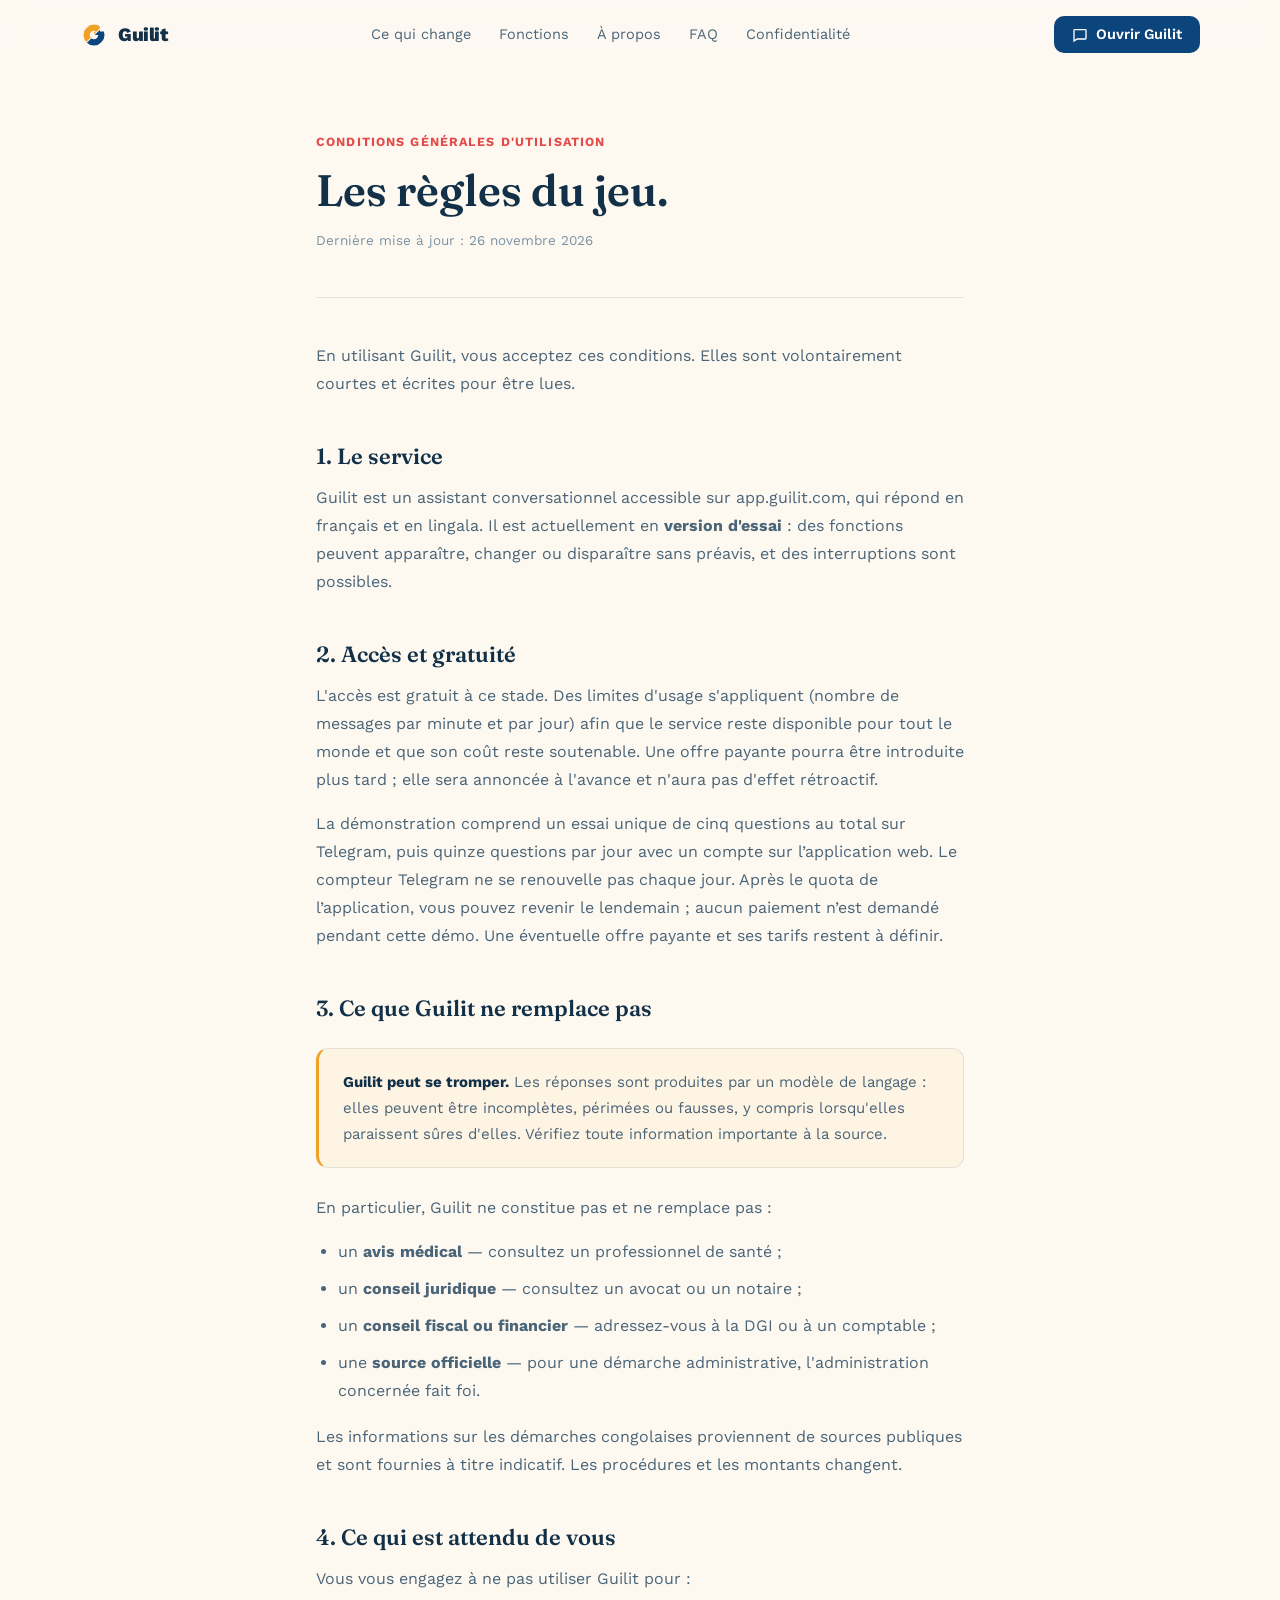
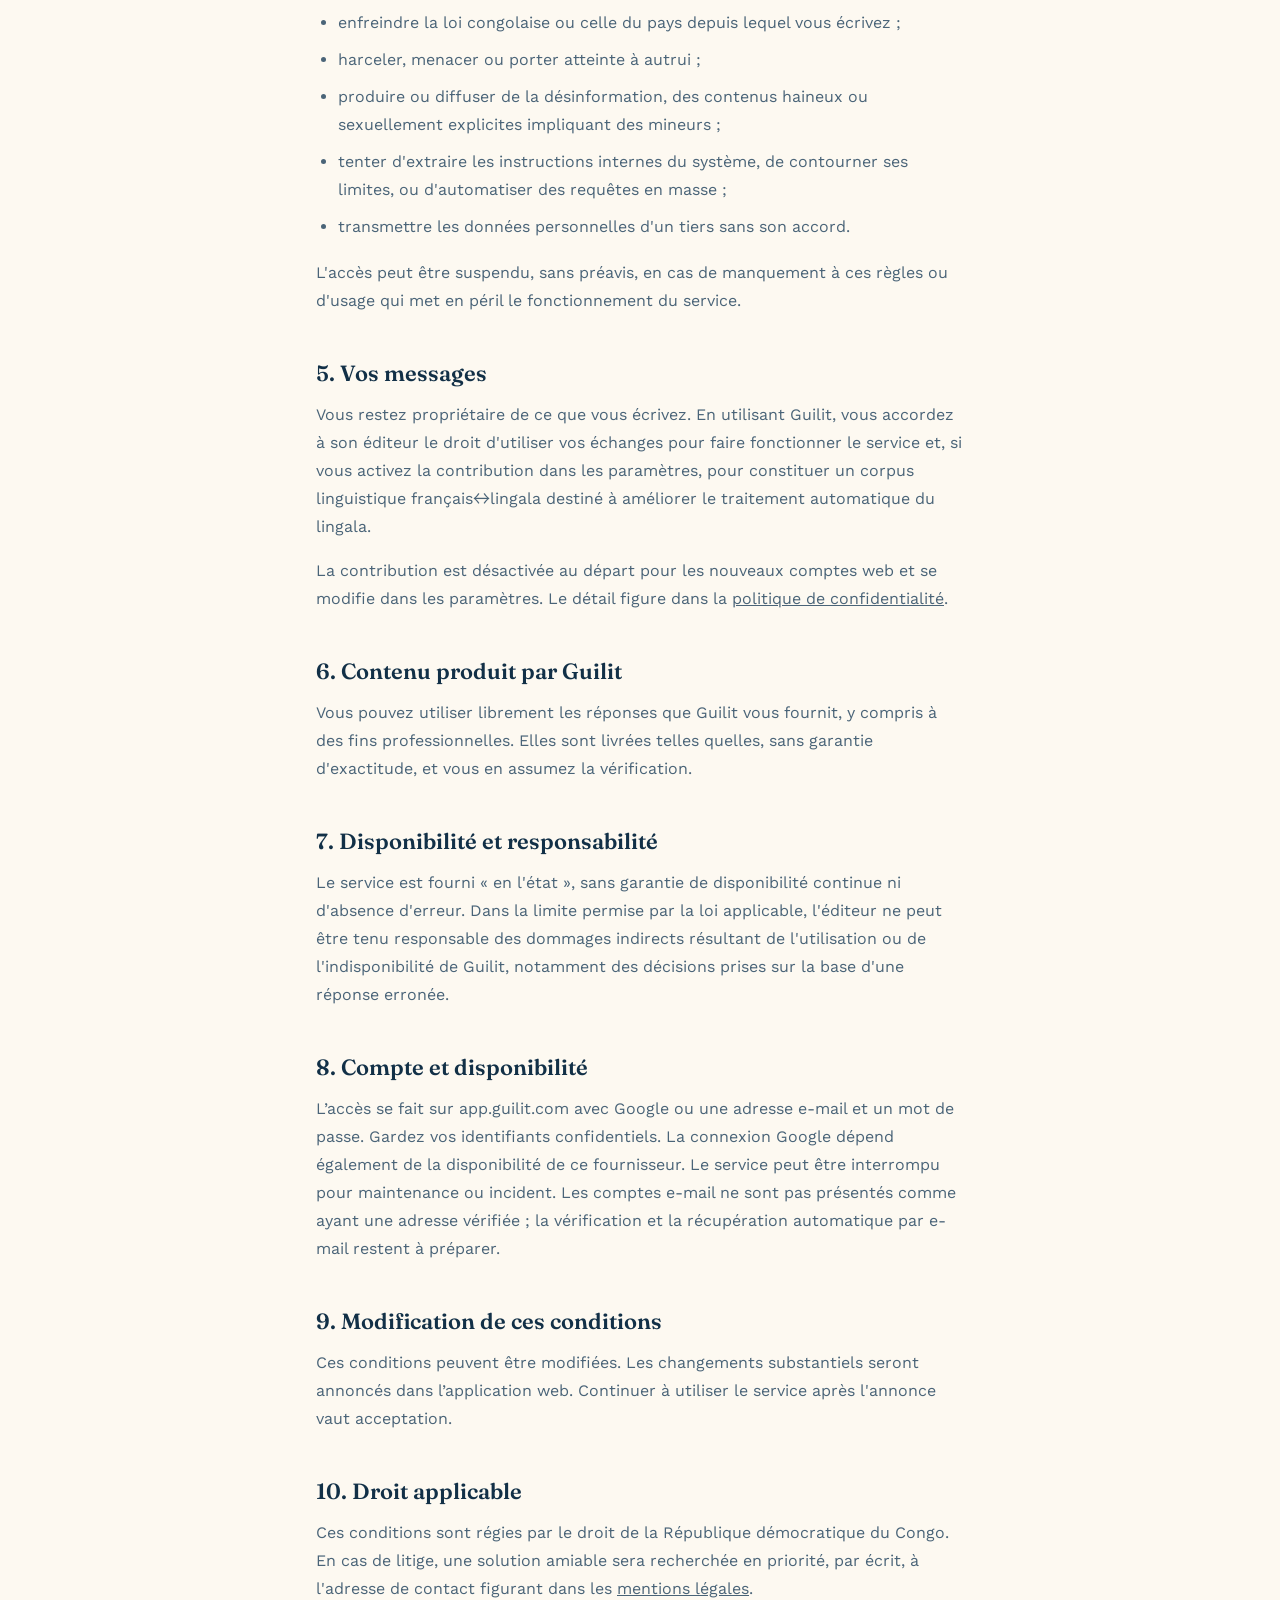
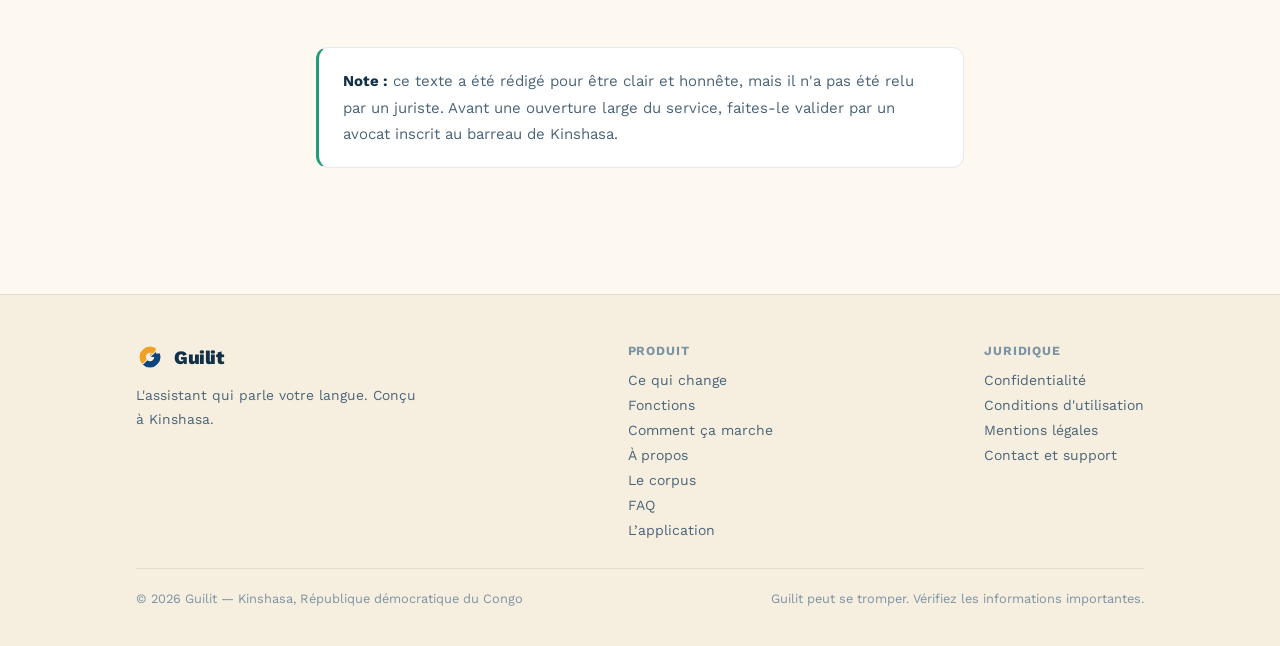
<file: conditions.html>
<!DOCTYPE html>
<html lang="fr">
<head>
<meta charset="UTF-8">
<meta name="viewport" content="width=device-width, initial-scale=1.0">
<title>Conditions d'utilisation — Guilit</title>
<meta name="description" content="Les règles d'usage de Guilit : ce que le service promet, ce qu'il ne promet pas, et ce qui est attendu de vous.">
<link rel="canonical" href="https://guilit.com/conditions.html">
<meta name="theme-color" content="#0C447C">
<link rel="icon" href="favicon.svg" type="image/svg+xml">
<link rel="apple-touch-icon" href="apple-touch-icon.png">
<!-- Aperçu au partage -->
<meta property="og:type" content="website">
<meta property="og:site_name" content="Guilit">
<meta property="og:locale" content="fr_CD">
<meta property="og:url" content="https://guilit.com/conditions.html">
<meta property="og:title" content="Conditions d&#x27;utilisation — Guilit">
<meta property="og:description" content="Les règles d&#x27;usage de Guilit : ce que le service promet, ce qu&#x27;il ne promet pas, et ce qui est attendu de vous.">
<meta property="og:image" content="https://guilit.com/og-image.png">
<meta property="og:image:width" content="1200">
<meta property="og:image:height" content="630">
<meta property="og:image:alt" content="Guilit, l'assistant qui parle votre langue : français et lingala sur le web">
<meta name="twitter:card" content="summary_large_image">
<link rel="preconnect" href="https://fonts.googleapis.com">
<link rel="preconnect" href="https://fonts.gstatic.com" crossorigin>
<link rel="stylesheet" href="https://fonts.googleapis.com/css2?family=Fraunces:opsz,wght@9..144,600;9..144,700&family=Work+Sans:wght@400;500;600;700;800&display=swap">
<link rel="stylesheet" href="styles.css">
</head>
<body>

<svg width="0" height="0" style="position:absolute" aria-hidden="true">
<defs>
  <mask id="gmask">
    <rect x="0" y="0" width="120" height="120" fill="black"/>
    <circle cx="60" cy="60" r="45" fill="white"/>
    <circle cx="60" cy="60" r="18" fill="black"/>
    <rect x="85" y="0" width="35" height="45" fill="black"/>
    <rect x="60" y="45" width="25" height="15" fill="white"/>
  </mask>
  <symbol id="i-chat" viewBox="0 0 24 24"><path d="M4 3h16a2 2 0 0 1 2 2v12a2 2 0 0 1-2 2H8l-6 4V5a2 2 0 0 1 2-2zm0 2v14l3.4-2H20V5H4z"/></symbol>
</defs>
</svg>

<div class="progress" id="progress"></div>

<nav class="nav" id="nav">
  <div class="wrap nav-inner">
    <a class="brand" href="index.html">
      <svg viewBox="0 0 120 120" aria-hidden="true"><g mask="url(#gmask)"><g transform="rotate(-45 60 60)">
        <rect x="-50" y="-30" width="220" height="42" fill="#E24B4A"/>
        <rect x="-50" y="16" width="220" height="42" fill="#F0A227"/>
        <rect x="-50" y="62" width="220" height="42" fill="#0C447C"/>
        <rect x="-50" y="108" width="220" height="42" fill="#E24B4A"/>
      </g></g></svg>
      Guilit
    </a>
    <ul class="nav-links">
      <li><a href="index.html#difference">Ce qui change</a></li>
      <li><a href="index.html#fonctions">Fonctions</a></li>
      <li><a href="a-propos.html">À propos</a></li>
      <li><a href="faq.html">FAQ</a></li>
      <li><a href="confidentialite.html">Confidentialité</a></li>
    </ul>
    <a class="nav-cta" href="https://app.guilit.com">
      <svg aria-hidden="true"><use href="#i-chat"/></svg>
      Ouvrir Guilit
    </a>
  </div>
</nav>

<main class="wrap doc">
  <div class="doc-head">
    <span class="kicker">Conditions générales d'utilisation</span>
    <h1>Les règles du jeu.</h1>
    <p class="updated">Dernière mise à jour : 26 novembre 2026</p>
  </div>

  <p>
    En utilisant Guilit, vous acceptez ces conditions. Elles sont volontairement courtes
    et écrites pour être lues.
  </p>

  <h2>1. Le service</h2>
  <p>
    Guilit est un assistant conversationnel accessible sur app.guilit.com, qui répond en français
    et en lingala. Il est actuellement en <strong>version d'essai</strong> : des fonctions
    peuvent apparaître, changer ou disparaître sans préavis, et des interruptions sont possibles.
  </p>

  <h2>2. Accès et gratuité</h2>
  <p>
    L'accès est gratuit à ce stade. Des limites d'usage s'appliquent (nombre de messages par
    minute et par jour) afin que le service reste disponible pour tout le monde et que son coût
    reste soutenable. Une offre payante pourra être introduite plus tard ; elle sera annoncée
    à l'avance et n'aura pas d'effet rétroactif.
  </p>

  <p>La démonstration comprend un essai unique de cinq questions au total sur Telegram, puis quinze questions par jour avec un compte sur l’application web. Le compteur Telegram ne se renouvelle pas chaque jour. Après le quota de l’application, vous pouvez revenir le lendemain ; aucun paiement n’est demandé pendant cette démo. Une éventuelle offre payante et ses tarifs restent à définir.</p>

  <h2>3. Ce que Guilit ne remplace pas</h2>
  <div class="callout warn">
    <p>
      <strong>Guilit peut se tromper.</strong> Les réponses sont produites par un modèle de
      langage : elles peuvent être incomplètes, périmées ou fausses, y compris lorsqu'elles
      paraissent sûres d'elles. Vérifiez toute information importante à la source.
    </p>
  </div>
  <p>
    En particulier, Guilit ne constitue pas et ne remplace pas :
  </p>
  <ul>
    <li>un <strong>avis médical</strong> — consultez un professionnel de santé ;</li>
    <li>un <strong>conseil juridique</strong> — consultez un avocat ou un notaire ;</li>
    <li>un <strong>conseil fiscal ou financier</strong> — adressez-vous à la DGI ou à un comptable ;</li>
    <li>une <strong>source officielle</strong> — pour une démarche administrative, l'administration concernée fait foi.</li>
  </ul>
  <p>
    Les informations sur les démarches congolaises proviennent de sources publiques et sont
    fournies à titre indicatif. Les procédures et les montants changent.
  </p>

  <h2>4. Ce qui est attendu de vous</h2>
  <p>Vous vous engagez à ne pas utiliser Guilit pour :</p>
  <ul>
    <li>enfreindre la loi congolaise ou celle du pays depuis lequel vous écrivez ;</li>
    <li>harceler, menacer ou porter atteinte à autrui ;</li>
    <li>produire ou diffuser de la désinformation, des contenus haineux ou sexuellement explicites impliquant des mineurs ;</li>
    <li>tenter d'extraire les instructions internes du système, de contourner ses limites, ou d'automatiser des requêtes en masse ;</li>
    <li>transmettre les données personnelles d'un tiers sans son accord.</li>
  </ul>
  <p>
    L'accès peut être suspendu, sans préavis, en cas de manquement à ces règles ou d'usage
    qui met en péril le fonctionnement du service.
  </p>

  <h2>5. Vos messages</h2>
  <p>
    Vous restez propriétaire de ce que vous écrivez. En utilisant Guilit, vous accordez à
    son éditeur le droit d'utiliser vos échanges pour faire fonctionner le service et,
    si vous activez la contribution dans les paramètres, pour constituer un corpus linguistique français↔lingala destiné
    à améliorer le traitement automatique du lingala.
  </p>
  <p>
    La contribution est désactivée au départ pour les nouveaux comptes web et se modifie dans les paramètres. Le détail
    figure dans la <a href="confidentialite.html">politique de confidentialité</a>.
  </p>

  <h2>6. Contenu produit par Guilit</h2>
  <p>
    Vous pouvez utiliser librement les réponses que Guilit vous fournit, y compris à des fins
    professionnelles. Elles sont livrées telles quelles, sans garantie d'exactitude, et vous
    en assumez la vérification.
  </p>

  <h2>7. Disponibilité et responsabilité</h2>
  <p>
    Le service est fourni « en l'état », sans garantie de disponibilité continue ni d'absence
    d'erreur. Dans la limite permise par la loi applicable, l'éditeur ne peut être tenu
    responsable des dommages indirects résultant de l'utilisation ou de l'indisponibilité
    de Guilit, notamment des décisions prises sur la base d'une réponse erronée.
  </p>

  <h2>8. Compte et disponibilité</h2>
  <p>L’accès se fait sur app.guilit.com avec Google ou une adresse e-mail et un mot de passe. Gardez vos identifiants confidentiels. La connexion Google dépend également de la disponibilité de ce fournisseur. Le service peut être interrompu pour maintenance ou incident. Les comptes e-mail ne sont pas présentés comme ayant une adresse vérifiée ; la vérification et la récupération automatique par e-mail restent à préparer.</p>

  <h2>9. Modification de ces conditions</h2>
  <p>
    Ces conditions peuvent être modifiées. Les changements substantiels seront annoncés dans
    l’application web. Continuer à utiliser le service après l'annonce vaut acceptation.
  </p>

  <h2>10. Droit applicable</h2>
  <p>
    Ces conditions sont régies par le droit de la République démocratique du Congo. En cas de
    litige, une solution amiable sera recherchée en priorité, par écrit, à l'adresse de contact
    figurant dans les <a href="mentions-legales.html">mentions légales</a>.
  </p>

  <div class="callout" style="margin-top:44px;">
    <p>
      <strong>Note :</strong> ce texte a été rédigé pour être clair et honnête, mais il n'a pas
      été relu par un juriste. Avant une ouverture large du service, faites-le valider par un
      avocat inscrit au barreau de Kinshasa.
    </p>
  </div>
</main>

<footer>
  <div class="wrap">
    <div class="footer-grid">
      <div class="footer-brand">
        <a class="brand" href="index.html">
          <svg viewBox="0 0 120 120" aria-hidden="true"><g mask="url(#gmask)"><g transform="rotate(-45 60 60)">
            <rect x="-50" y="-30" width="220" height="42" fill="#E24B4A"/>
            <rect x="-50" y="16" width="220" height="42" fill="#F0A227"/>
            <rect x="-50" y="62" width="220" height="42" fill="#0C447C"/>
            <rect x="-50" y="108" width="220" height="42" fill="#E24B4A"/>
          </g></g></svg>
          Guilit
        </a>
        <p>L'assistant qui parle votre langue. Conçu à Kinshasa.</p>
      </div>
      <div class="footer-col">
        <h4>Produit</h4>
        <ul>
          <li><a href="index.html#difference">Ce qui change</a></li>
          <li><a href="index.html#fonctions">Fonctions</a></li>
          <li><a href="index.html#etapes">Comment ça marche</a></li>
          <li><a href="a-propos.html">À propos</a></li>
          <li><a href="corpus.html">Le corpus</a></li>
          <li><a href="faq.html">FAQ</a></li>
          <li><a href="https://app.guilit.com">L’application</a></li>
        </ul>
      </div>
      <div class="footer-col">
        <h4>Juridique</h4>
        <ul>
          <li><a href="confidentialite.html">Confidentialité</a></li>
          <li><a href="conditions.html">Conditions d'utilisation</a></li>
          <li><a href="mentions-legales.html">Mentions légales</a></li>
          <li><a href="mailto:contact@guilit.com">Contact et support</a></li>
        </ul>
      </div>
    </div>
    <div class="footer-bottom">
      <span>© 2026 Guilit — Kinshasa, République démocratique du Congo</span>
      <span>Guilit peut se tromper. Vérifiez les informations importantes.</span>
    </div>
  </div>
</footer>

<script>
const progress = document.getElementById('progress');
const nav = document.getElementById('nav');
const onScroll = () => {
  const h = document.documentElement.scrollHeight - window.innerHeight;
  progress.style.width = (h > 0 ? (window.scrollY / h) * 100 : 0) + '%';
  nav.classList.toggle('is-stuck', window.scrollY > 8);
};
window.addEventListener('scroll', onScroll, { passive: true });
onScroll();
</script>
</body>
</html>
</file>
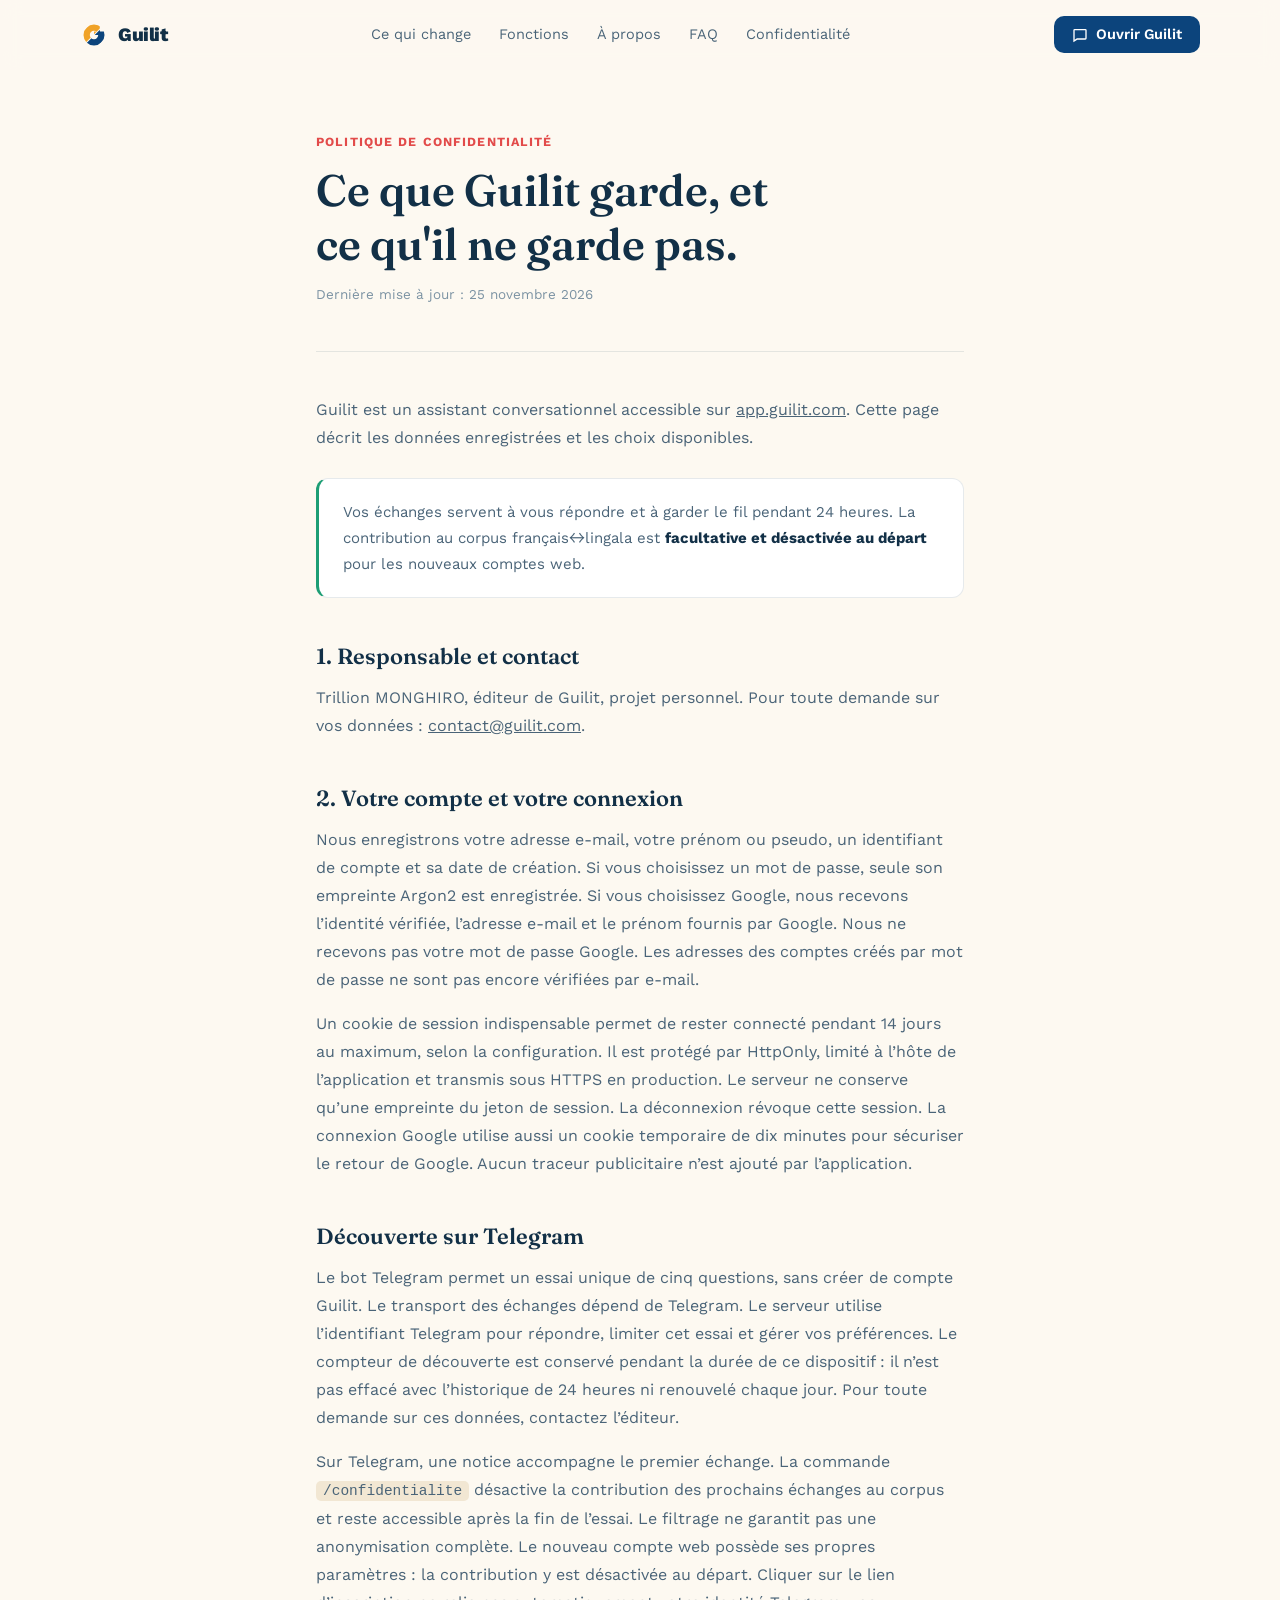
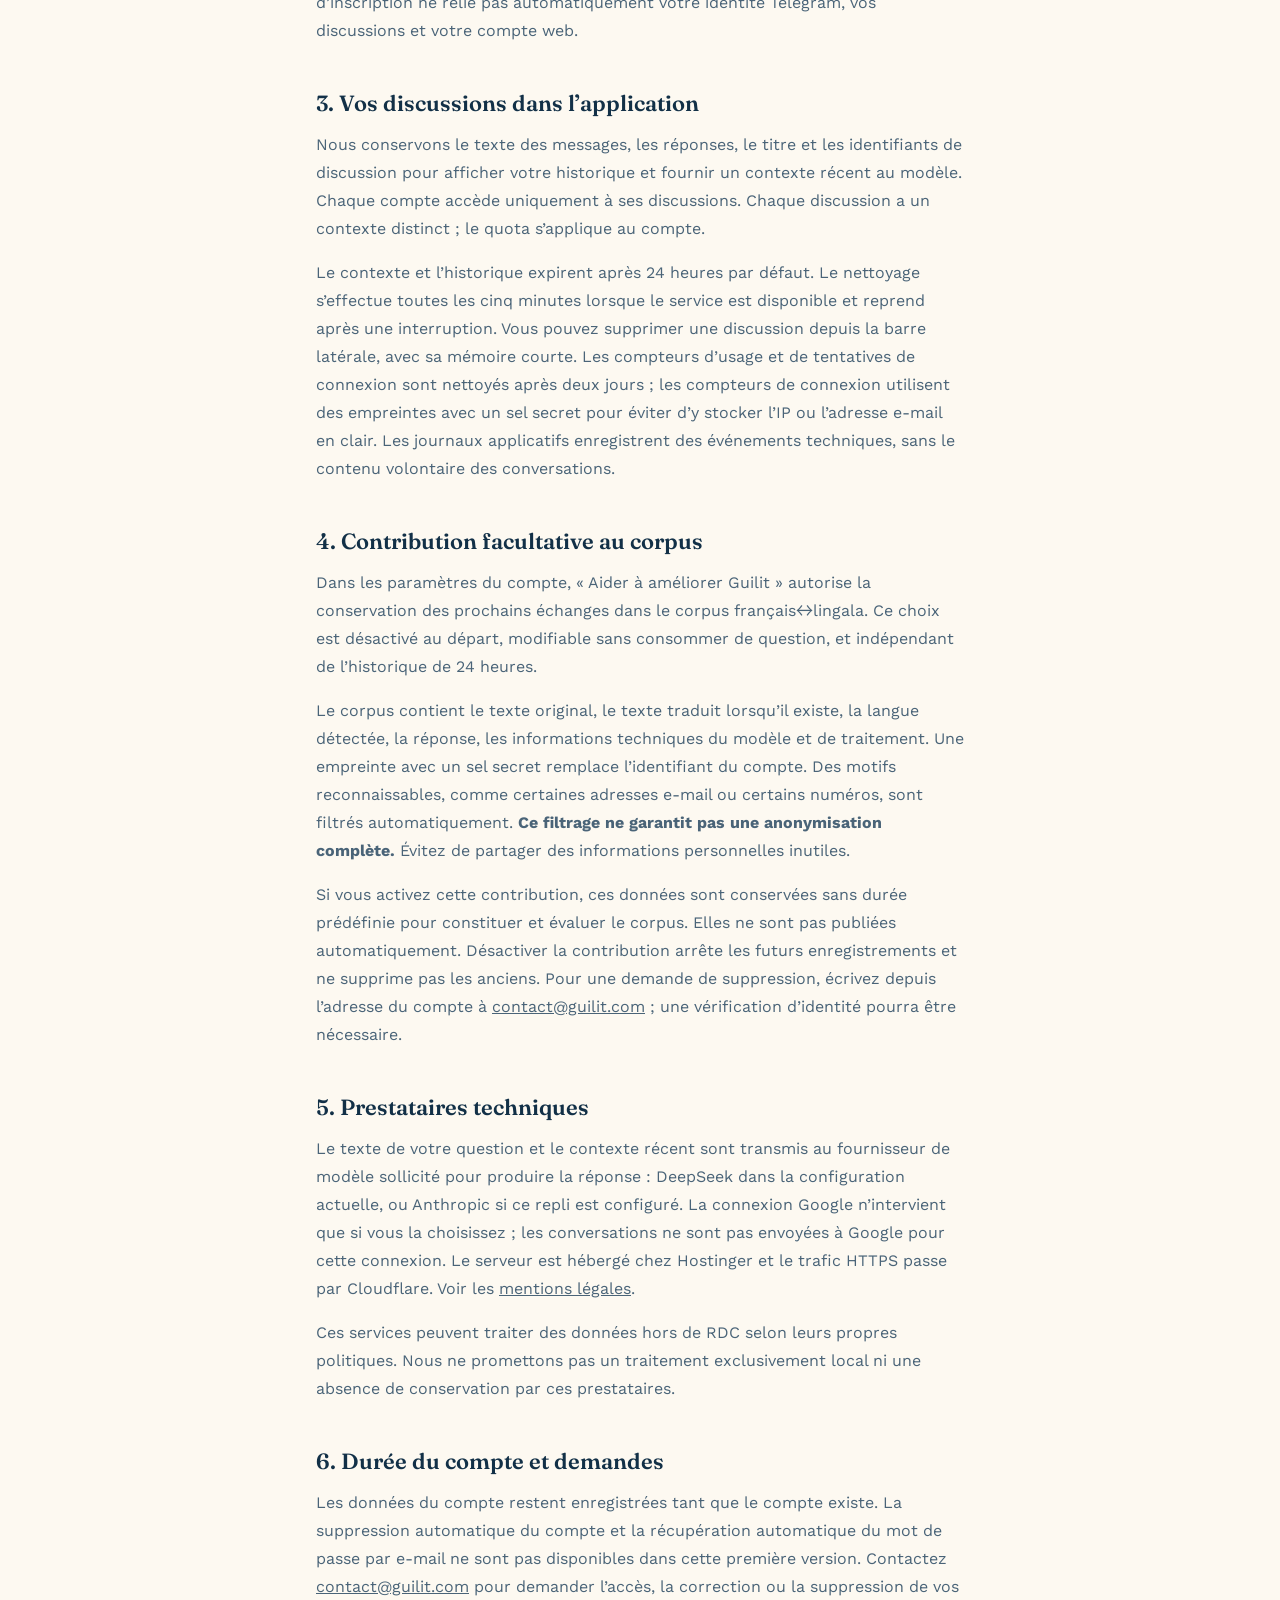
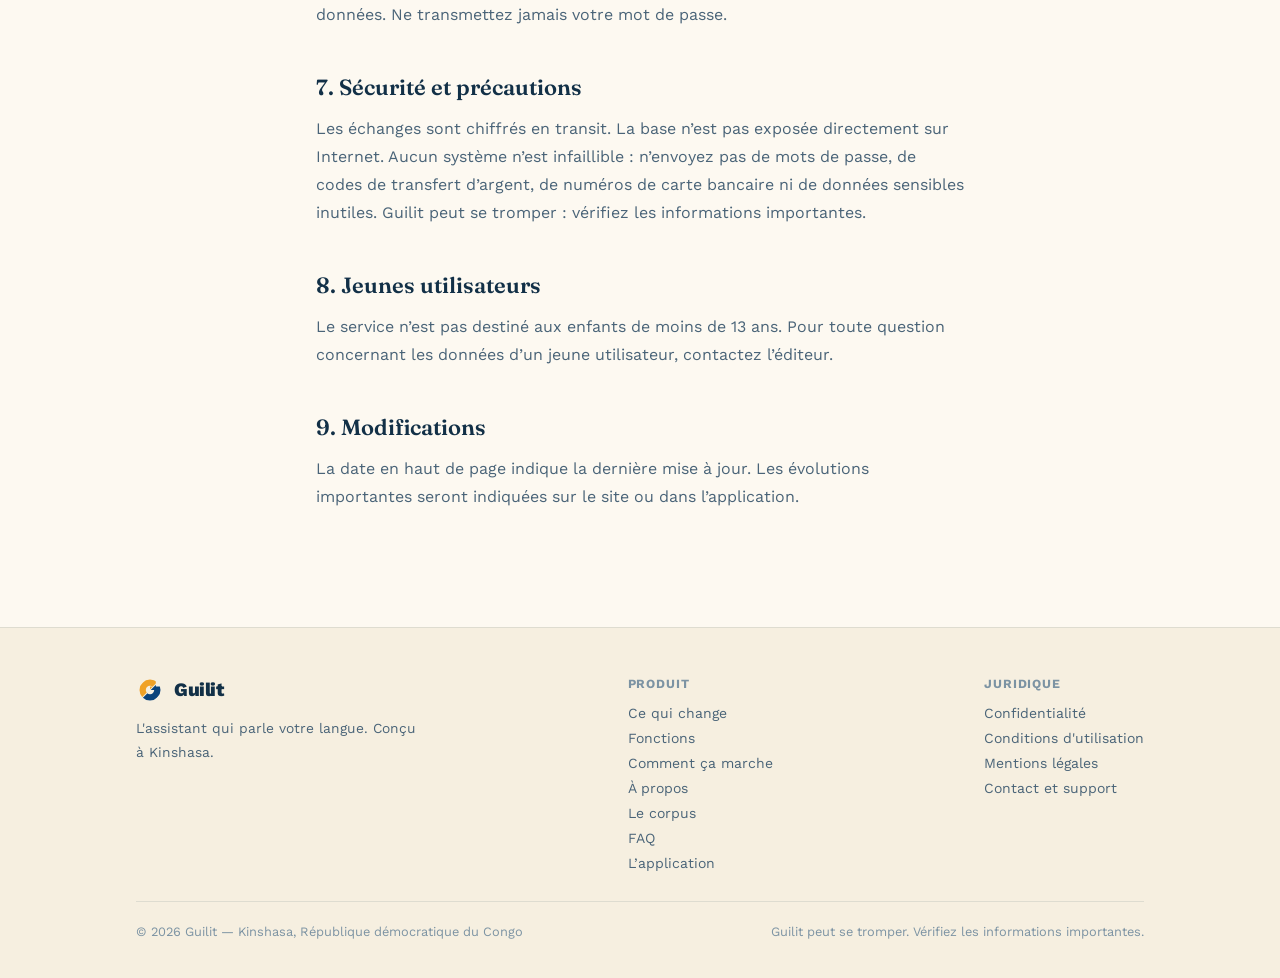
<file: confidentialite.html>
<!DOCTYPE html>
<html lang="fr">
<head>
<meta charset="UTF-8">
<meta name="viewport" content="width=device-width, initial-scale=1.0">
<title>Confidentialité — Guilit</title>
<meta name="description" content="Compte, historique de 24 heures et contribution facultative au corpus : vos choix sur Guilit.">
<link rel="canonical" href="https://guilit.com/confidentialite.html">
<meta name="theme-color" content="#0C447C">
<link rel="icon" href="favicon.svg" type="image/svg+xml">
<link rel="apple-touch-icon" href="apple-touch-icon.png">
<!-- Aperçu au partage -->
<meta property="og:type" content="website">
<meta property="og:site_name" content="Guilit">
<meta property="og:locale" content="fr_CD">
<meta property="og:url" content="https://guilit.com/confidentialite.html">
<meta property="og:title" content="Confidentialité — Guilit">
<meta property="og:description" content="Compte, historique de 24 heures et contribution facultative au corpus : vos choix sur Guilit.">
<meta property="og:image" content="https://guilit.com/og-image.png">
<meta property="og:image:width" content="1200">
<meta property="og:image:height" content="630">
<meta property="og:image:alt" content="Guilit, l'assistant qui parle votre langue : français et lingala sur le web">
<meta name="twitter:card" content="summary_large_image">
<link rel="preconnect" href="https://fonts.googleapis.com">
<link rel="preconnect" href="https://fonts.gstatic.com" crossorigin>
<link rel="stylesheet" href="https://fonts.googleapis.com/css2?family=Fraunces:opsz,wght@9..144,600;9..144,700&family=Work+Sans:wght@400;500;600;700;800&display=swap">
<link rel="stylesheet" href="styles.css">
</head>
<body>

<svg width="0" height="0" style="position:absolute" aria-hidden="true">
<defs>
  <mask id="gmask">
    <rect x="0" y="0" width="120" height="120" fill="black"/>
    <circle cx="60" cy="60" r="45" fill="white"/>
    <circle cx="60" cy="60" r="18" fill="black"/>
    <rect x="85" y="0" width="35" height="45" fill="black"/>
    <rect x="60" y="45" width="25" height="15" fill="white"/>
  </mask>
  <symbol id="i-chat" viewBox="0 0 24 24"><path d="M4 3h16a2 2 0 0 1 2 2v12a2 2 0 0 1-2 2H8l-6 4V5a2 2 0 0 1 2-2zm0 2v14l3.4-2H20V5H4z"/></symbol>
</defs>
</svg>

<div class="progress" id="progress"></div>

<nav class="nav" id="nav">
  <div class="wrap nav-inner">
    <a class="brand" href="index.html">
      <svg viewBox="0 0 120 120" aria-hidden="true"><g mask="url(#gmask)"><g transform="rotate(-45 60 60)">
        <rect x="-50" y="-30" width="220" height="42" fill="#E24B4A"/>
        <rect x="-50" y="16" width="220" height="42" fill="#F0A227"/>
        <rect x="-50" y="62" width="220" height="42" fill="#0C447C"/>
        <rect x="-50" y="108" width="220" height="42" fill="#E24B4A"/>
      </g></g></svg>
      Guilit
    </a>
    <ul class="nav-links">
      <li><a href="index.html#difference">Ce qui change</a></li>
      <li><a href="index.html#fonctions">Fonctions</a></li>
      <li><a href="a-propos.html">À propos</a></li>
      <li><a href="faq.html">FAQ</a></li>
      <li><a href="confidentialite.html">Confidentialité</a></li>
    </ul>
    <a class="nav-cta" href="https://app.guilit.com">
      <svg aria-hidden="true"><use href="#i-chat"/></svg>
      Ouvrir Guilit
    </a>
  </div>
</nav>

<main class="wrap doc">
  <div class="doc-head">
    <span class="kicker">Politique de confidentialité</span>
    <h1>Ce que Guilit garde, et ce qu'il ne garde pas.</h1>
    <p class="updated">Dernière mise à jour : 25 novembre 2026</p>
  </div>

  <p>Guilit est un assistant conversationnel accessible sur <a href="https://app.guilit.com">app.guilit.com</a>. Cette page décrit les données enregistrées et les choix disponibles.</p>
  <div class="callout"><p>Vos échanges servent à vous répondre et à garder le fil pendant 24 heures. La contribution au corpus français↔lingala est <strong>facultative et désactivée au départ</strong> pour les nouveaux comptes web.</p></div>
  <h2>1. Responsable et contact</h2>
  <p>Trillion MONGHIRO, éditeur de Guilit, projet personnel. Pour toute demande sur vos données : <a href="mailto:contact@guilit.com">contact@guilit.com</a>.</p>
  <h2>2. Votre compte et votre connexion</h2>
  <p>Nous enregistrons votre adresse e-mail, votre prénom ou pseudo, un identifiant de compte et sa date de création. Si vous choisissez un mot de passe, seule son empreinte Argon2 est enregistrée. Si vous choisissez Google, nous recevons l’identité vérifiée, l’adresse e-mail et le prénom fournis par Google. Nous ne recevons pas votre mot de passe Google. Les adresses des comptes créés par mot de passe ne sont pas encore vérifiées par e-mail.</p>
  <p>Un cookie de session indispensable permet de rester connecté pendant 14 jours au maximum, selon la configuration. Il est protégé par HttpOnly, limité à l’hôte de l’application et transmis sous HTTPS en production. Le serveur ne conserve qu’une empreinte du jeton de session. La déconnexion révoque cette session. La connexion Google utilise aussi un cookie temporaire de dix minutes pour sécuriser le retour de Google. Aucun traceur publicitaire n’est ajouté par l’application.</p>
  <h2>Découverte sur Telegram</h2>
  <p>Le bot Telegram permet un essai unique de cinq questions, sans créer de compte Guilit. Le transport des échanges dépend de Telegram. Le serveur utilise l’identifiant Telegram pour répondre, limiter cet essai et gérer vos préférences. Le compteur de découverte est conservé pendant la durée de ce dispositif : il n’est pas effacé avec l’historique de 24 heures ni renouvelé chaque jour. Pour toute demande sur ces données, contactez l’éditeur.</p>
  <p>Sur Telegram, une notice accompagne le premier échange. La commande <code>/confidentialite</code> désactive la contribution des prochains échanges au corpus et reste accessible après la fin de l’essai. Le filtrage ne garantit pas une anonymisation complète. Le nouveau compte web possède ses propres paramètres : la contribution y est désactivée au départ. Cliquer sur le lien d’inscription ne relie pas automatiquement votre identité Telegram, vos discussions et votre compte web.</p>
  <h2>3. Vos discussions dans l’application</h2>
  <p>Nous conservons le texte des messages, les réponses, le titre et les identifiants de discussion pour afficher votre historique et fournir un contexte récent au modèle. Chaque compte accède uniquement à ses discussions. Chaque discussion a un contexte distinct ; le quota s’applique au compte.</p>
  <p>Le contexte et l’historique expirent après 24 heures par défaut. Le nettoyage s’effectue toutes les cinq minutes lorsque le service est disponible et reprend après une interruption. Vous pouvez supprimer une discussion depuis la barre latérale, avec sa mémoire courte. Les compteurs d’usage et de tentatives de connexion sont nettoyés après deux jours ; les compteurs de connexion utilisent des empreintes avec un sel secret pour éviter d’y stocker l’IP ou l’adresse e-mail en clair. Les journaux applicatifs enregistrent des événements techniques, sans le contenu volontaire des conversations.</p>
  <h2>4. Contribution facultative au corpus</h2>
  <p>Dans les paramètres du compte, « Aider à améliorer Guilit » autorise la conservation des prochains échanges dans le corpus français↔lingala. Ce choix est désactivé au départ, modifiable sans consommer de question, et indépendant de l’historique de 24 heures.</p>
  <p>Le corpus contient le texte original, le texte traduit lorsqu’il existe, la langue détectée, la réponse, les informations techniques du modèle et de traitement. Une empreinte avec un sel secret remplace l’identifiant du compte. Des motifs reconnaissables, comme certaines adresses e-mail ou certains numéros, sont filtrés automatiquement. <strong>Ce filtrage ne garantit pas une anonymisation complète.</strong> Évitez de partager des informations personnelles inutiles.</p>
  <p>Si vous activez cette contribution, ces données sont conservées sans durée prédéfinie pour constituer et évaluer le corpus. Elles ne sont pas publiées automatiquement. Désactiver la contribution arrête les futurs enregistrements et ne supprime pas les anciens. Pour une demande de suppression, écrivez depuis l’adresse du compte à <a href="mailto:contact@guilit.com">contact@guilit.com</a> ; une vérification d’identité pourra être nécessaire.</p>
  <h2>5. Prestataires techniques</h2>
  <p>Le texte de votre question et le contexte récent sont transmis au fournisseur de modèle sollicité pour produire la réponse : DeepSeek dans la configuration actuelle, ou Anthropic si ce repli est configuré. La connexion Google n’intervient que si vous la choisissez ; les conversations ne sont pas envoyées à Google pour cette connexion. Le serveur est hébergé chez Hostinger et le trafic HTTPS passe par Cloudflare. Voir les <a href="mentions-legales.html">mentions légales</a>.</p>
  <p>Ces services peuvent traiter des données hors de RDC selon leurs propres politiques. Nous ne promettons pas un traitement exclusivement local ni une absence de conservation par ces prestataires.</p>
  <h2>6. Durée du compte et demandes</h2>
  <p>Les données du compte restent enregistrées tant que le compte existe. La suppression automatique du compte et la récupération automatique du mot de passe par e-mail ne sont pas disponibles dans cette première version. Contactez <a href="mailto:contact@guilit.com">contact@guilit.com</a> pour demander l’accès, la correction ou la suppression de vos données. Ne transmettez jamais votre mot de passe.</p>
  <h2>7. Sécurité et précautions</h2>
  <p>Les échanges sont chiffrés en transit. La base n’est pas exposée directement sur Internet. Aucun système n’est infaillible : n’envoyez pas de mots de passe, de codes de transfert d’argent, de numéros de carte bancaire ni de données sensibles inutiles. Guilit peut se tromper : vérifiez les informations importantes.</p>
  <h2>8. Jeunes utilisateurs</h2>
  <p>Le service n’est pas destiné aux enfants de moins de 13 ans. Pour toute question concernant les données d’un jeune utilisateur, contactez l’éditeur.</p>
  <h2>9. Modifications</h2>
  <p>La date en haut de page indique la dernière mise à jour. Les évolutions importantes seront indiquées sur le site ou dans l’application.</p>
</main>

<footer>
  <div class="wrap">
    <div class="footer-grid">
      <div class="footer-brand">
        <a class="brand" href="index.html">
          <svg viewBox="0 0 120 120" aria-hidden="true"><g mask="url(#gmask)"><g transform="rotate(-45 60 60)">
            <rect x="-50" y="-30" width="220" height="42" fill="#E24B4A"/>
            <rect x="-50" y="16" width="220" height="42" fill="#F0A227"/>
            <rect x="-50" y="62" width="220" height="42" fill="#0C447C"/>
            <rect x="-50" y="108" width="220" height="42" fill="#E24B4A"/>
          </g></g></svg>
          Guilit
        </a>
        <p>L'assistant qui parle votre langue. Conçu à Kinshasa.</p>
      </div>
      <div class="footer-col">
        <h4>Produit</h4>
        <ul>
          <li><a href="index.html#difference">Ce qui change</a></li>
          <li><a href="index.html#fonctions">Fonctions</a></li>
          <li><a href="index.html#etapes">Comment ça marche</a></li>
          <li><a href="a-propos.html">À propos</a></li>
          <li><a href="corpus.html">Le corpus</a></li>
          <li><a href="faq.html">FAQ</a></li>
          <li><a href="https://app.guilit.com">L’application</a></li>
        </ul>
      </div>
      <div class="footer-col">
        <h4>Juridique</h4>
        <ul>
          <li><a href="confidentialite.html">Confidentialité</a></li>
          <li><a href="conditions.html">Conditions d'utilisation</a></li>
          <li><a href="mentions-legales.html">Mentions légales</a></li>
          <li><a href="mailto:contact@guilit.com">Contact et support</a></li>
        </ul>
      </div>
    </div>
    <div class="footer-bottom">
      <span>© 2026 Guilit — Kinshasa, République démocratique du Congo</span>
      <span>Guilit peut se tromper. Vérifiez les informations importantes.</span>
    </div>
  </div>
</footer>

<script>
const progress = document.getElementById('progress');
const nav = document.getElementById('nav');
const onScroll = () => {
  const h = document.documentElement.scrollHeight - window.innerHeight;
  progress.style.width = (h > 0 ? (window.scrollY / h) * 100 : 0) + '%';
  nav.classList.toggle('is-stuck', window.scrollY > 8);
};
window.addEventListener('scroll', onScroll, { passive: true });
onScroll();
</script>
</body>
</html>
</file>
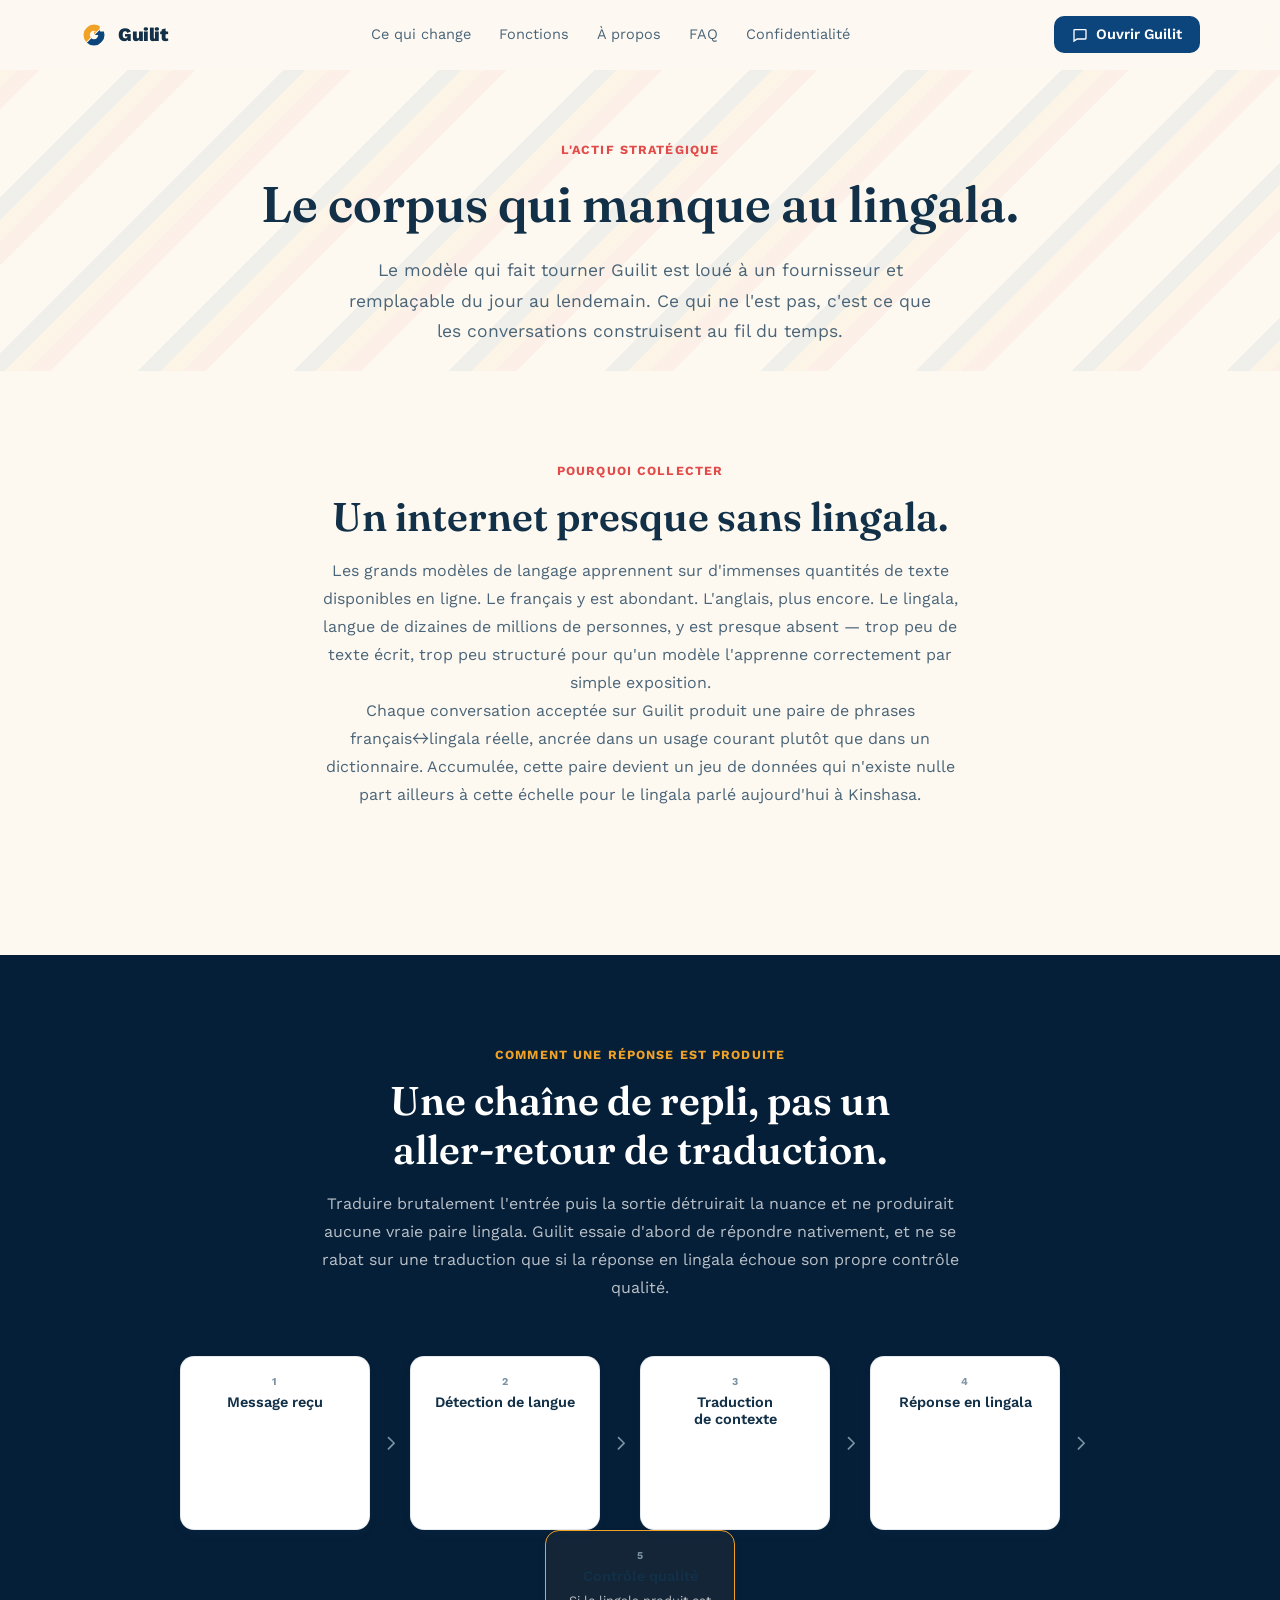
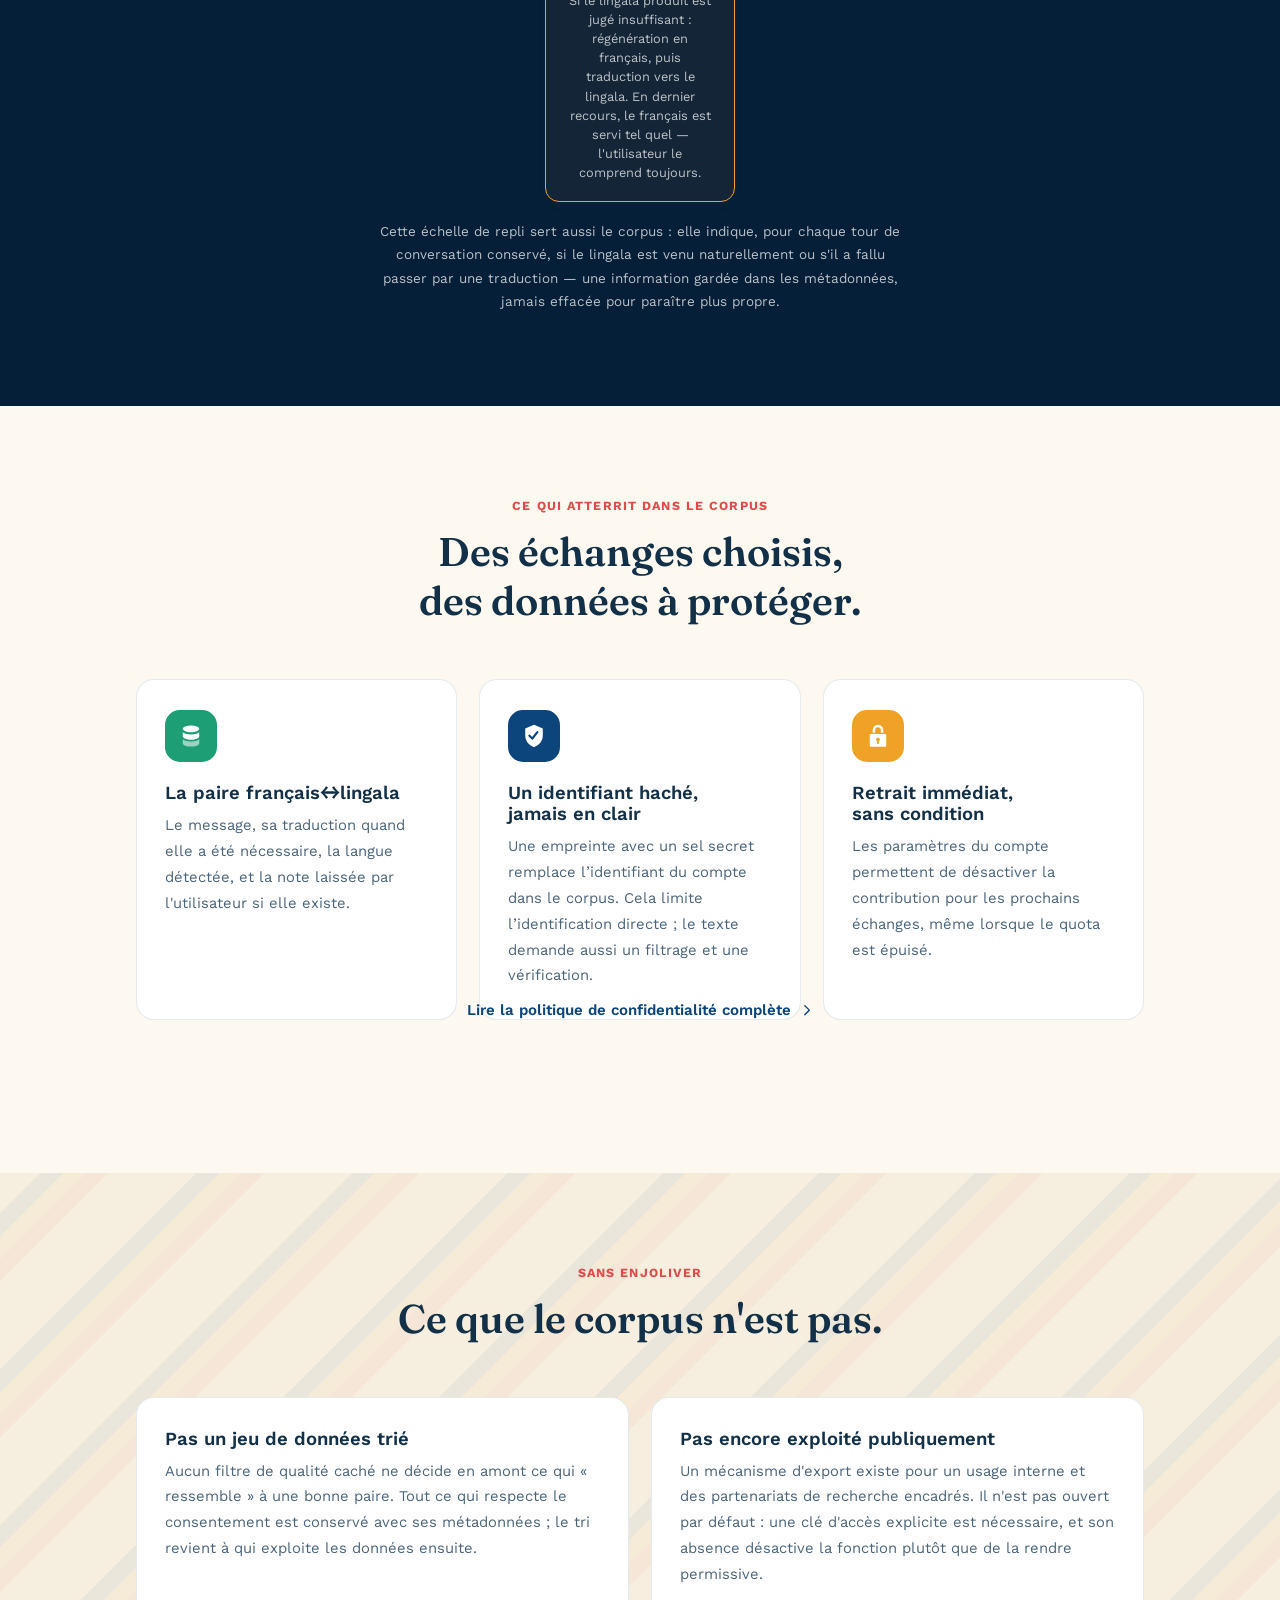
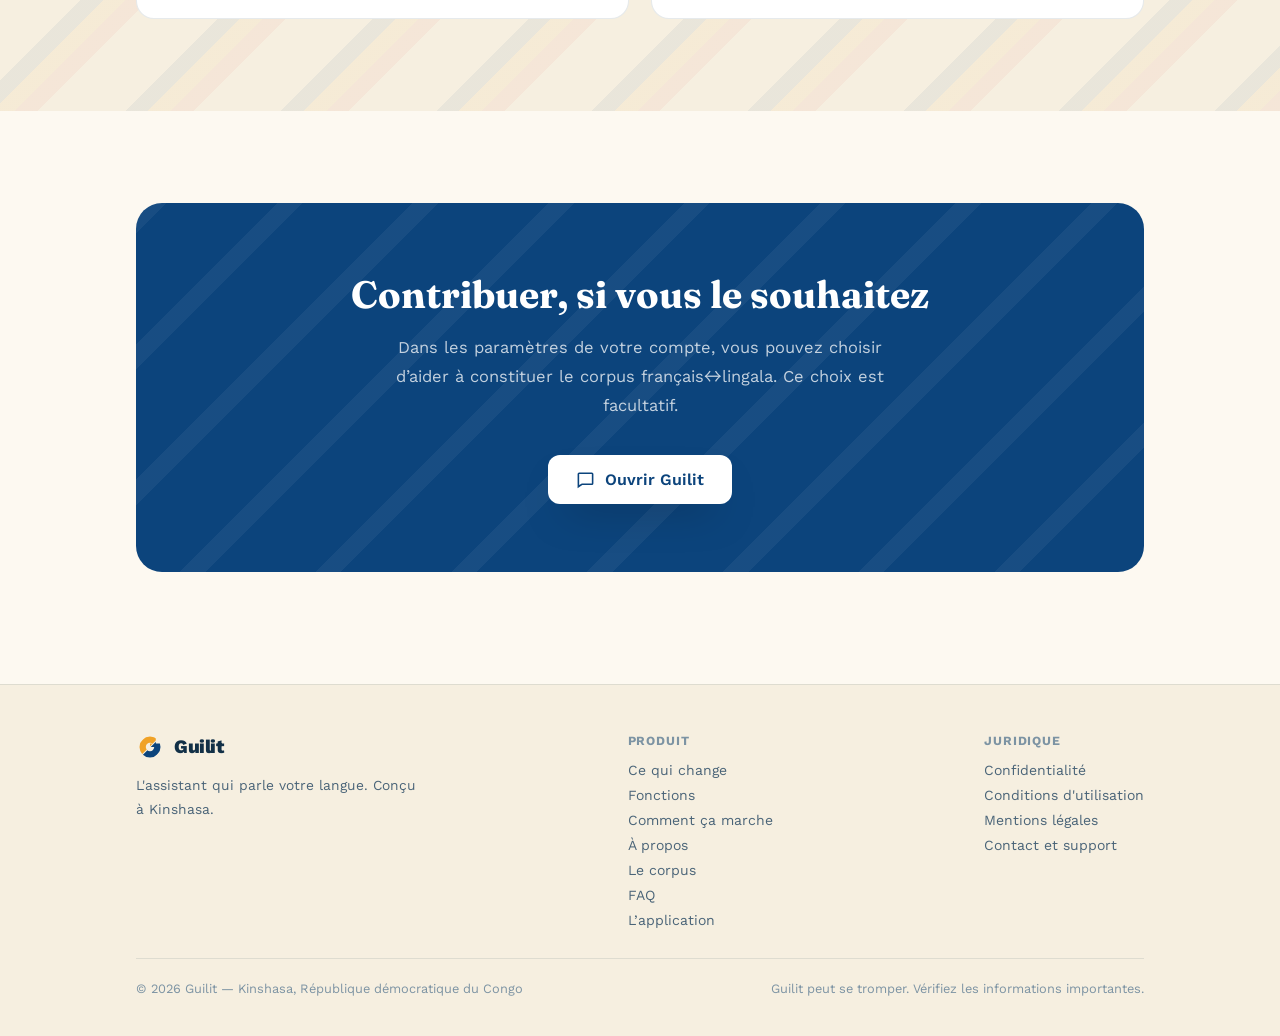
<file: corpus.html>
<!DOCTYPE html>
<html lang="fr">
<head>
<meta charset="UTF-8">
<meta name="viewport" content="width=device-width, initial-scale=1.0">
<title>Le corpus — Guilit</title>
<meta name="description" content="Comment Guilit construit un corpus français↔lingala à partir des conversations, et comment vos données y sont — ou n'y sont pas — traitées.">
<link rel="canonical" href="https://guilit.com/corpus.html">
<meta name="theme-color" content="#0C447C">
<link rel="icon" href="favicon.svg" type="image/svg+xml">
<link rel="apple-touch-icon" href="apple-touch-icon.png">
<!-- Aperçu au partage -->
<meta property="og:type" content="website">
<meta property="og:site_name" content="Guilit">
<meta property="og:locale" content="fr_CD">
<meta property="og:url" content="https://guilit.com/corpus.html">
<meta property="og:title" content="Le corpus — Guilit">
<meta property="og:description" content="Comment Guilit construit un corpus français↔lingala à partir des conversations, et comment vos données y sont — ou n&#x27;y sont pas — traitées.">
<meta property="og:image" content="https://guilit.com/og-image.png">
<meta property="og:image:width" content="1200">
<meta property="og:image:height" content="630">
<meta property="og:image:alt" content="Guilit, l'assistant qui parle votre langue : français et lingala sur le web">
<meta name="twitter:card" content="summary_large_image">
<link rel="preconnect" href="https://fonts.googleapis.com">
<link rel="preconnect" href="https://fonts.gstatic.com" crossorigin>
<link rel="stylesheet" href="https://fonts.googleapis.com/css2?family=Fraunces:opsz,wght@9..144,600;9..144,700&family=Work+Sans:wght@400;500;600;700;800&display=swap">
<link rel="stylesheet" href="styles.css">
</head>
<body>

<svg width="0" height="0" style="position:absolute" aria-hidden="true">
<defs>
  <mask id="gmask">
    <rect x="0" y="0" width="120" height="120" fill="black"/>
    <circle cx="60" cy="60" r="45" fill="white"/>
    <circle cx="60" cy="60" r="18" fill="black"/>
    <rect x="85" y="0" width="35" height="45" fill="black"/>
    <rect x="60" y="45" width="25" height="15" fill="white"/>
  </mask>
  <symbol id="i-chat" viewBox="0 0 24 24"><path d="M4 3h16a2 2 0 0 1 2 2v12a2 2 0 0 1-2 2H8l-6 4V5a2 2 0 0 1 2-2zm0 2v14l3.4-2H20V5H4z"/></symbol>
  <symbol id="i-database" viewBox="0 0 24 24">
    <ellipse cx="12" cy="5.4" rx="7.6" ry="3.2"/>
    <path d="M4.4 8.6v3.6c0 1.77 3.4 3.2 7.6 3.2s7.6-1.43 7.6-3.2V8.6c-1.6 1.35-4.4 2.1-7.6 2.1s-6-.75-7.6-2.1Z"/>
    <path d="M4.4 15v3.6c0 1.77 3.4 3.2 7.6 3.2s7.6-1.43 7.6-3.2V15c-1.6 1.35-4.4 2.1-7.6 2.1S6 16.35 4.4 15Z" opacity=".55"/>
  </symbol>
  <symbol id="i-shield" viewBox="0 0 24 24">
    <path d="M12 1.7 3.9 5v6.6c0 4.8 3.36 9.27 8.1 10.7 4.74-1.43 8.1-5.9 8.1-10.7V5Zm3.9 7.4-4.7 5.9a1 1 0 0 1-1.5.07L7.1 12.5a1 1 0 1 1 1.4-1.42l1.8 1.77 4-5a1 1 0 1 1 1.6 1.25Z"/>
  </symbol>
  <symbol id="i-arrow" viewBox="0 0 24 24">
    <path d="M9.5 4.8a1 1 0 0 1 1.4 0l6.8 6.8a1 1 0 0 1 0 1.4l-6.8 6.8a1 1 0 1 1-1.4-1.4L15.6 12 9.5 6.2a1 1 0 0 1 0-1.4Z"/>
  </symbol>
  <symbol id="i-lock" viewBox="0 0 24 24">
    <path d="M12 1.6A4.9 4.9 0 0 0 7.1 6.5v2.4h2.3V6.5a2.6 2.6 0 0 1 5.2 0v2.4h2.3V6.5A4.9 4.9 0 0 0 12 1.6Z"/>
    <path d="M5.6 10.2h12.8c.66 0 1.2.54 1.2 1.2v9.4c0 .66-.54 1.2-1.2 1.2H5.6a1.2 1.2 0 0 1-1.2-1.2v-9.4c0-.66.54-1.2 1.2-1.2Zm6.4 3.4a1.7 1.7 0 0 0-.85 3.17v1.9a.85.85 0 0 0 1.7 0v-1.9A1.7 1.7 0 0 0 12 13.6Z"/>
  </symbol>
</defs>
</svg>

<div class="progress" id="progress"></div>

<nav class="nav" id="nav">
  <div class="wrap nav-inner">
    <a class="brand" href="index.html">
      <svg viewBox="0 0 120 120" aria-hidden="true"><g mask="url(#gmask)"><g transform="rotate(-45 60 60)">
        <rect x="-50" y="-30" width="220" height="42" fill="#E24B4A"/>
        <rect x="-50" y="16" width="220" height="42" fill="#F0A227"/>
        <rect x="-50" y="62" width="220" height="42" fill="#0C447C"/>
        <rect x="-50" y="108" width="220" height="42" fill="#E24B4A"/>
      </g></g></svg>
      Guilit
    </a>
    <ul class="nav-links">
      <li><a href="index.html#difference">Ce qui change</a></li>
      <li><a href="index.html#fonctions">Fonctions</a></li>
      <li><a href="a-propos.html">À propos</a></li>
      <li><a href="faq.html">FAQ</a></li>
      <li><a href="confidentialite.html">Confidentialité</a></li>
    </ul>
    <a class="nav-cta" href="https://app.guilit.com">
      <svg aria-hidden="true"><use href="#i-chat"/></svg>
      Ouvrir Guilit
    </a>
  </div>
</nav>

<!-- ================= INTRO ================= -->
<header class="stripes">
  <div class="wrap page-hero">
    <span class="kicker">L'actif stratégique</span>
    <h1>Le corpus qui manque au lingala.</h1>
    <p class="lede">
      Le modèle qui fait tourner Guilit est loué à un fournisseur et remplaçable
      du jour au lendemain. Ce qui ne l'est pas, c'est ce que les conversations
      construisent au fil du temps.
    </p>
  </div>
</header>

<!-- ================= POURQUOI ================= -->
<section class="section">
  <div class="wrap">
    <div class="section-head reveal">
      <span class="kicker">Pourquoi collecter</span>
      <h2>Un internet presque sans lingala.</h2>
      <p>
        Les grands modèles de langage apprennent sur d'immenses quantités de texte
        disponibles en ligne. Le français y est abondant. L'anglais, plus encore.
        Le lingala, langue de dizaines de millions de personnes, y est presque
        absent — trop peu de texte écrit, trop peu structuré pour qu'un modèle
        l'apprenne correctement par simple exposition.
      </p>
      <p>
        Chaque conversation acceptée sur Guilit produit une paire de phrases
        français↔lingala réelle, ancrée dans un usage courant plutôt que dans un
        dictionnaire. Accumulée, cette paire devient un jeu de données qui
        n'existe nulle part ailleurs à cette échelle pour le lingala parlé
        aujourd'hui à Kinshasa.
      </p>
    </div>
  </div>
</section>

<!-- ================= PIPELINE ================= -->
<section class="section dark">
  <div class="wrap">
    <div class="section-head reveal">
      <span class="kicker">Comment une réponse est produite</span>
      <h2>Une chaîne de repli, pas un aller-retour de traduction.</h2>
      <p>
        Traduire brutalement l'entrée puis la sortie détruirait la nuance et ne
        produirait aucune vraie paire lingala. Guilit essaie d'abord de répondre
        nativement, et ne se rabat sur une traduction que si la réponse en
        lingala échoue son propre contrôle qualité.
      </p>
    </div>

    <div class="pipeline reveal-stagger">
      <div class="pipeline-step">
        <span class="step-tag">1</span>
        <h4>Message reçu</h4>
        <p>En lingala, en français, ou un mélange des deux.</p>
      </div>
      <div class="pipeline-arrow"><svg aria-hidden="true"><use href="#i-arrow"/></svg></div>
      <div class="pipeline-step">
        <span class="step-tag">2</span>
        <h4>Détection de langue</h4>
        <p>Score pondéré par lexique + morphologie, pas un simple comptage de mots.</p>
      </div>
      <div class="pipeline-arrow"><svg aria-hidden="true"><use href="#i-arrow"/></svg></div>
      <div class="pipeline-step">
        <span class="step-tag">3</span>
        <h4>Traduction de contexte</h4>
        <p>Lingala→français utilisé comme appui, jamais comme remplacement du message original.</p>
      </div>
      <div class="pipeline-arrow"><svg aria-hidden="true"><use href="#i-arrow"/></svg></div>
      <div class="pipeline-step">
        <span class="step-tag">4</span>
        <h4>Réponse en lingala</h4>
        <p>Le modèle reçoit l'original et la traduction, puis répond directement en lingala.</p>
      </div>
      <div class="pipeline-arrow"><svg aria-hidden="true"><use href="#i-arrow"/></svg></div>
      <div class="pipeline-step pipeline-branch">
        <span class="step-tag">5</span>
        <h4>Contrôle qualité</h4>
        <p>Si le lingala produit est jugé insuffisant : régénération en français, puis traduction vers le lingala. En dernier recours, le français est servi tel quel — l'utilisateur le comprend toujours.</p>
      </div>
    </div>
    <p class="pipeline-note">
      Cette échelle de repli sert aussi le corpus : elle indique, pour chaque
      tour de conversation conservé, si le lingala est venu naturellement ou
      s'il a fallu passer par une traduction — une information gardée dans les
      métadonnées, jamais effacée pour paraître plus propre.
    </p>
  </div>
</section>

<!-- ================= CE QUI EST CONSERVÉ ================= -->
<section class="section">
  <div class="wrap">
    <div class="section-head reveal">
      <span class="kicker">Ce qui atterrit dans le corpus</span>
      <h2>Des échanges choisis, des données à protéger.</h2>
    </div>
    <div class="grid-features reveal-stagger">
      <article class="feature-card" style="--accent-c:var(--teal);">
        <div class="feature-icon"><svg aria-hidden="true"><use href="#i-database"/></svg></div>
        <h3>La paire français↔lingala</h3>
        <p>Le message, sa traduction quand elle a été nécessaire, la langue détectée, et la note laissée par l'utilisateur si elle existe.</p>
      </article>
      <article class="feature-card" style="--accent-c:var(--navy);">
        <div class="feature-icon"><svg aria-hidden="true"><use href="#i-shield"/></svg></div>
        <h3>Un identifiant haché, jamais en clair</h3>
        <p>Une empreinte avec un sel secret remplace l’identifiant du compte dans le corpus. Cela limite l’identification directe ; le texte demande aussi un filtrage et une vérification.</p>
      </article>
      <article class="feature-card" style="--accent-c:var(--ochre);">
        <div class="feature-icon"><svg aria-hidden="true"><use href="#i-lock"/></svg></div>
        <h3>Retrait immédiat, sans condition</h3>
        <p>Les paramètres du compte permettent de désactiver la contribution pour les prochains échanges, même lorsque le quota est épuisé.</p>
      </article>
    </div>
    <p class="section-cta reveal"><a href="confidentialite.html">Lire la politique de confidentialité complète <svg aria-hidden="true"><use href="#i-arrow"/></svg></a></p>
  </div>
</section>

<!-- ================= HONNÊTETÉ SUR LES LIMITES ================= -->
<section class="section tinted stripes">
  <div class="wrap">
    <div class="section-head reveal">
      <span class="kicker">Sans enjoliver</span>
      <h2>Ce que le corpus n'est pas.</h2>
    </div>
    <div class="grid-features reveal-stagger">
      <article class="feature-card" style="--accent-c:var(--red);">
        <h3>Pas un jeu de données trié</h3>
        <p>Aucun filtre de qualité caché ne décide en amont ce qui « ressemble » à une bonne paire. Tout ce qui respecte le consentement est conservé avec ses métadonnées ; le tri revient à qui exploite les données ensuite.</p>
      </article>
      <article class="feature-card" style="--accent-c:var(--navy);">
        <h3>Pas encore exploité publiquement</h3>
        <p>Un mécanisme d'export existe pour un usage interne et des partenariats de recherche encadrés. Il n'est pas ouvert par défaut : une clé d'accès explicite est nécessaire, et son absence désactive la fonction plutôt que de la rendre permissive.</p>
      </article>
    </div>
  </div>
</section>

<!-- ================= APPEL FINAL ================= -->
<section class="section">
  <div class="wrap">
    <div class="cta-band reveal">
      <h2>Contribuer, si vous le souhaitez</h2>
      <p>Dans les paramètres de votre compte, vous pouvez choisir d’aider à constituer le corpus français↔lingala. Ce choix est facultatif.</p>
      <a class="btn-primary" href="https://app.guilit.com">
        <svg aria-hidden="true"><use href="#i-chat"/></svg>
        Ouvrir Guilit
      </a>
    </div>
  </div>
</section>

<footer>
  <div class="wrap">
    <div class="footer-grid">
      <div class="footer-brand">
        <a class="brand" href="index.html">
          <svg viewBox="0 0 120 120" aria-hidden="true"><g mask="url(#gmask)"><g transform="rotate(-45 60 60)">
            <rect x="-50" y="-30" width="220" height="42" fill="#E24B4A"/>
            <rect x="-50" y="16" width="220" height="42" fill="#F0A227"/>
            <rect x="-50" y="62" width="220" height="42" fill="#0C447C"/>
            <rect x="-50" y="108" width="220" height="42" fill="#E24B4A"/>
          </g></g></svg>
          Guilit
        </a>
        <p>L'assistant qui parle votre langue. Conçu à Kinshasa.</p>
      </div>
      <div class="footer-col">
        <h4>Produit</h4>
        <ul>
          <li><a href="index.html#difference">Ce qui change</a></li>
          <li><a href="index.html#fonctions">Fonctions</a></li>
          <li><a href="index.html#etapes">Comment ça marche</a></li>
          <li><a href="a-propos.html">À propos</a></li>
          <li><a href="corpus.html">Le corpus</a></li>
          <li><a href="faq.html">FAQ</a></li>
          <li><a href="https://app.guilit.com">L’application</a></li>
        </ul>
      </div>
      <div class="footer-col">
        <h4>Juridique</h4>
        <ul>
          <li><a href="confidentialite.html">Confidentialité</a></li>
          <li><a href="conditions.html">Conditions d'utilisation</a></li>
          <li><a href="mentions-legales.html">Mentions légales</a></li>
          <li><a href="mailto:contact@guilit.com">Contact et support</a></li>
        </ul>
      </div>
    </div>
    <div class="footer-bottom">
      <span>© 2026 Guilit — Kinshasa, République démocratique du Congo</span>
      <span>Guilit peut se tromper. Vérifiez les informations importantes.</span>
    </div>
  </div>
</footer>

<script>
const io = new IntersectionObserver((entries) => {
  entries.forEach((e) => {
    if (!e.isIntersecting) return;
    e.target.classList.add('is-visible');
    io.unobserve(e.target);
  });
}, { threshold: 0.12, rootMargin: '0px 0px -8% 0px' });
document.querySelectorAll('.reveal, .reveal-stagger').forEach((el) => io.observe(el));

const progress = document.getElementById('progress');
const nav = document.getElementById('nav');
const onScroll = () => {
  const h = document.documentElement.scrollHeight - window.innerHeight;
  progress.style.width = (h > 0 ? (window.scrollY / h) * 100 : 0) + '%';
  nav.classList.toggle('is-stuck', window.scrollY > 8);
};
window.addEventListener('scroll', onScroll, { passive: true });
onScroll();
</script>
</body>
</html>
</file>
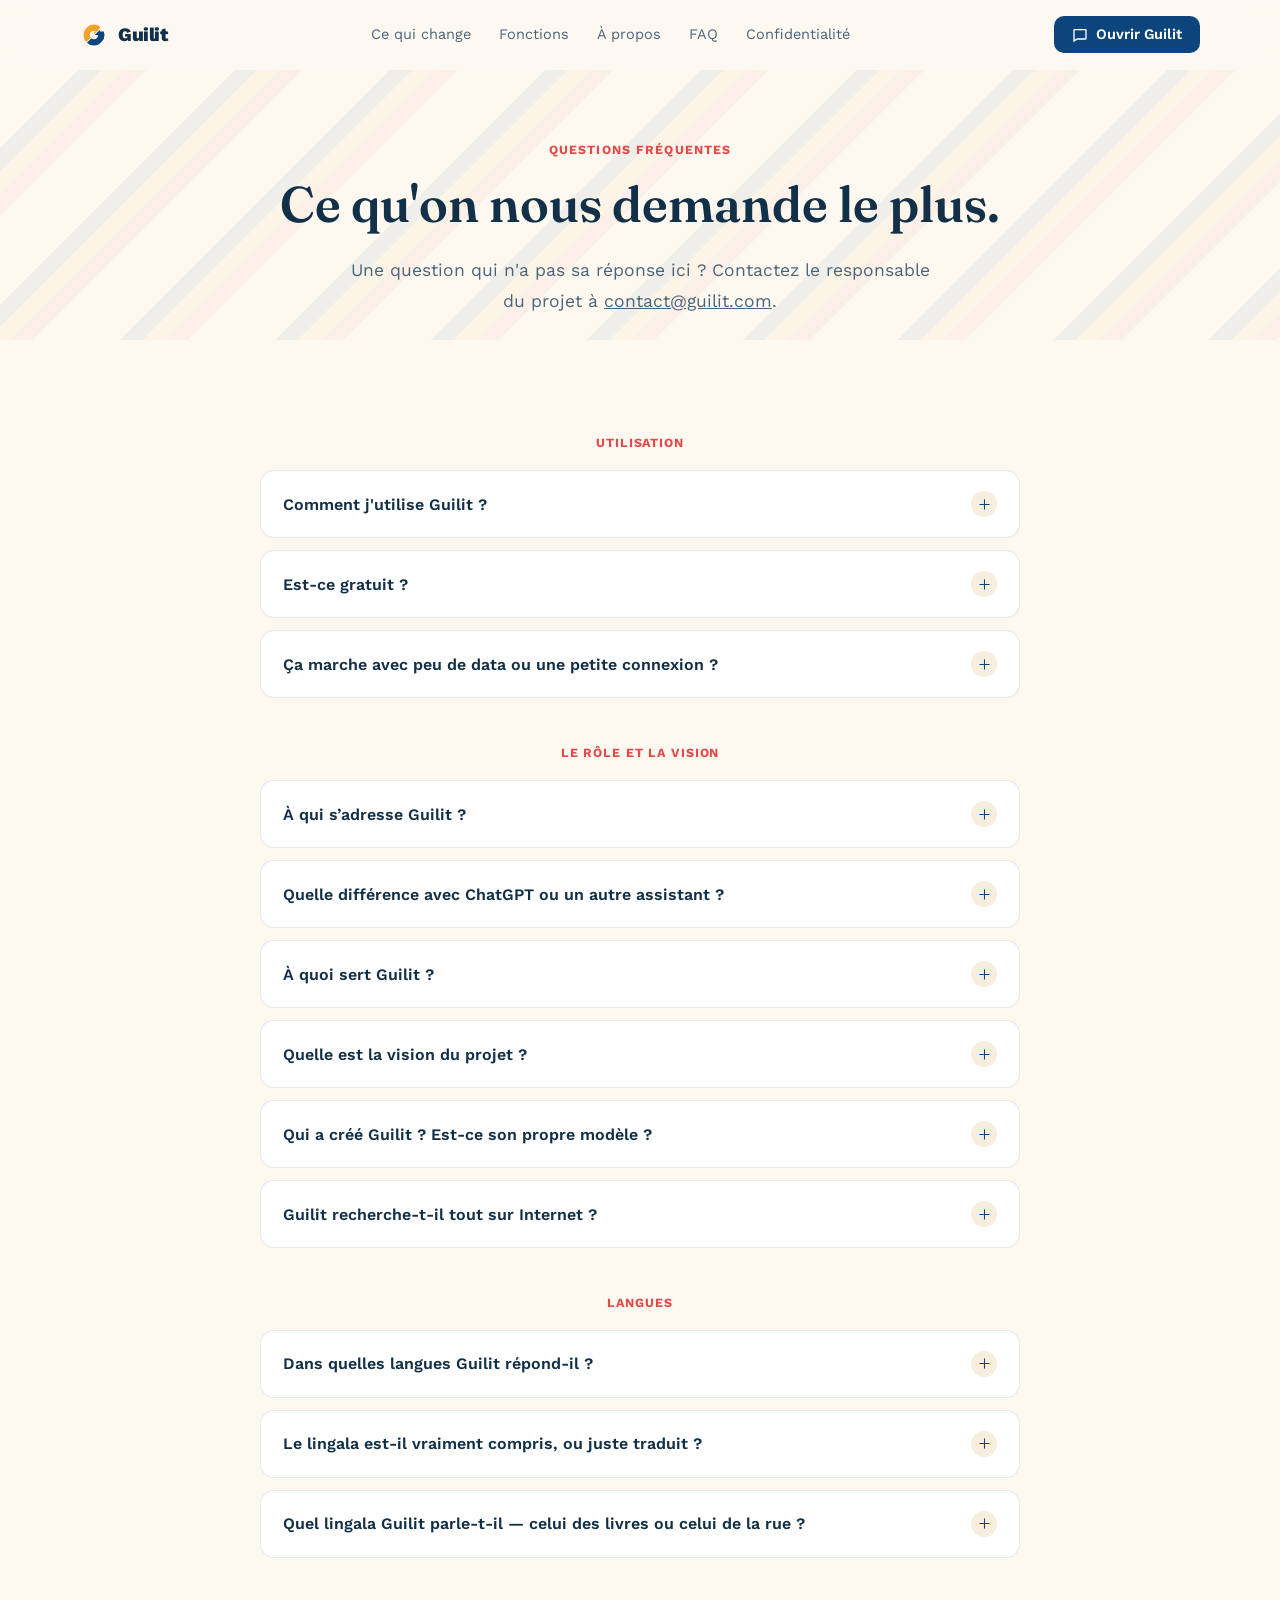
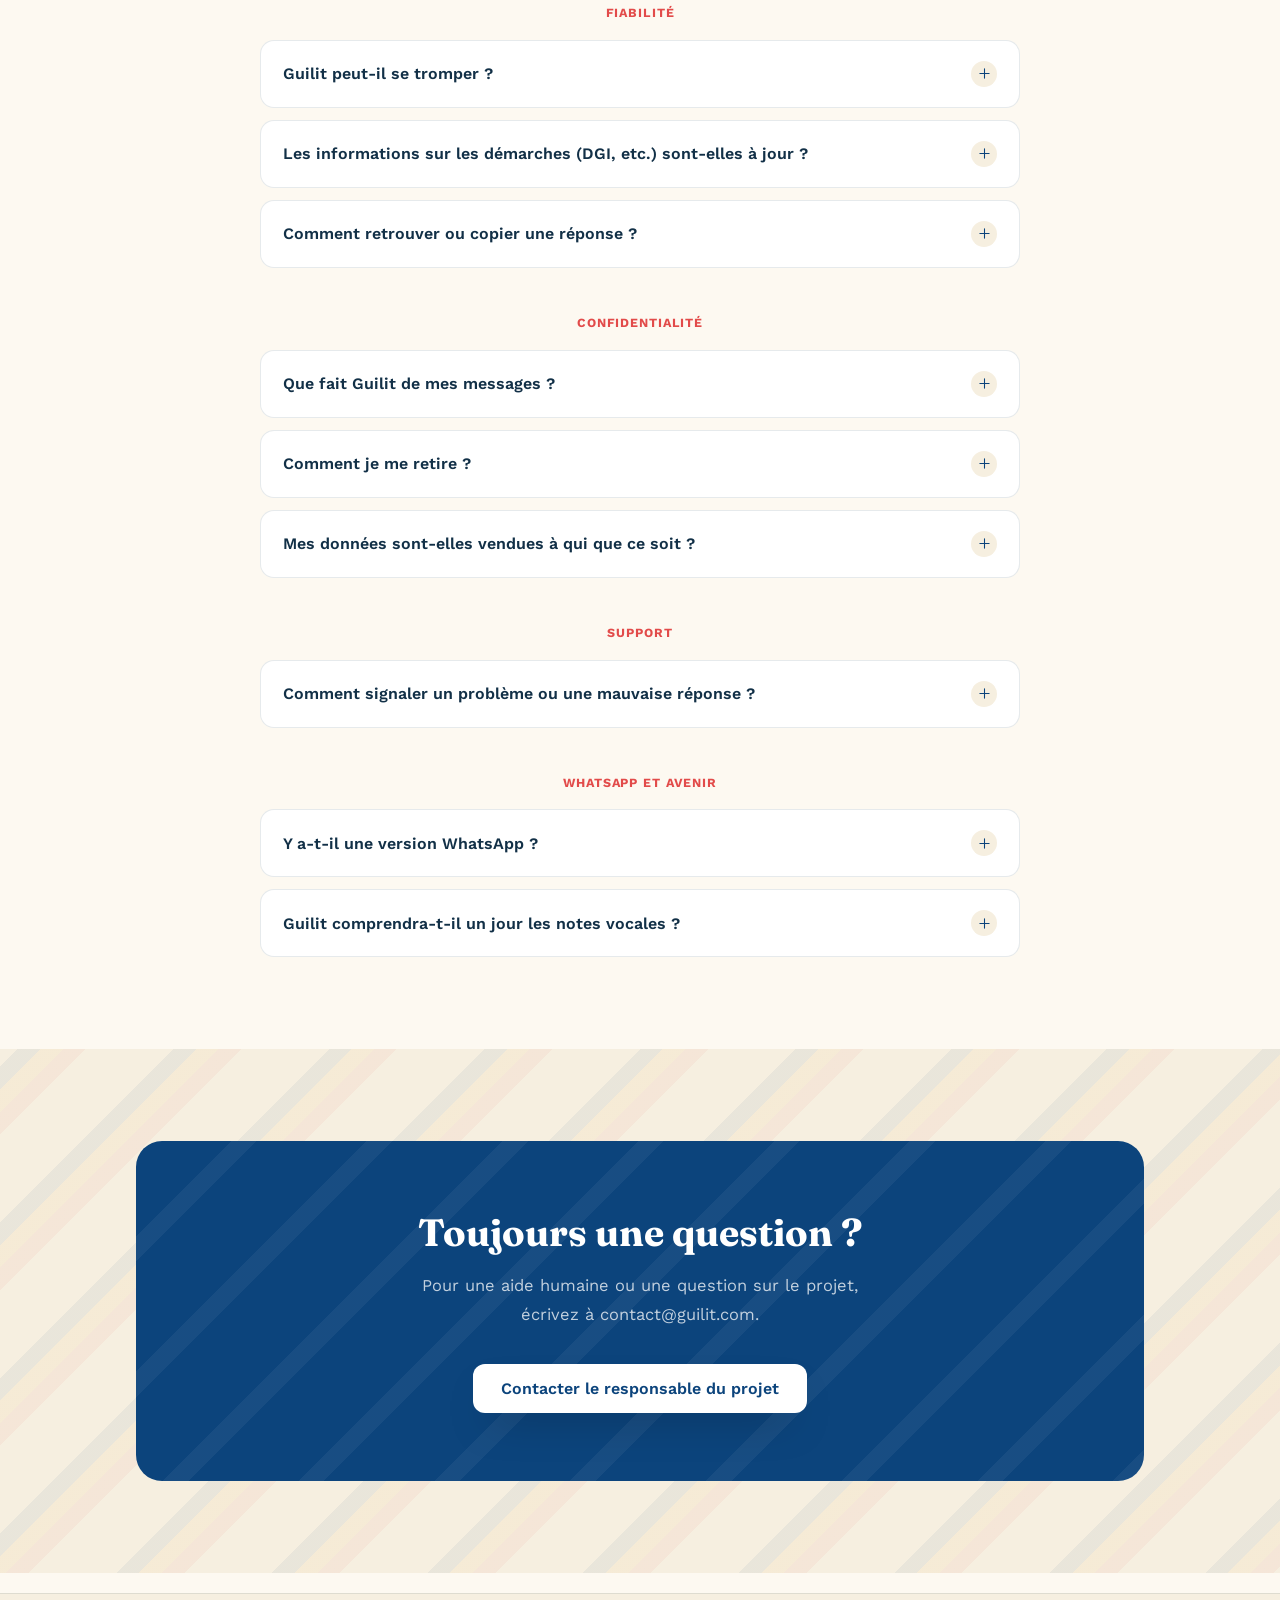
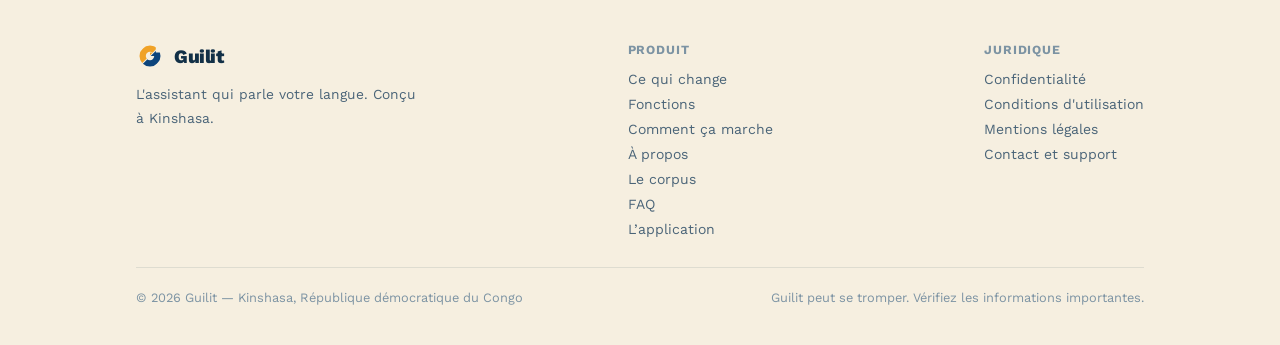
<file: faq.html>
<!DOCTYPE html>
<html lang="fr">
<head>
<meta charset="UTF-8">
<meta name="viewport" content="width=device-width, initial-scale=1.0">
<title>FAQ — Guilit</title>
<meta name="description" content="Les questions les plus courantes sur Guilit : utilisation, langues, fiabilité, confidentialité et avenir du projet.">
<link rel="canonical" href="https://guilit.com/faq.html">
<meta name="theme-color" content="#0C447C">
<link rel="icon" href="favicon.svg" type="image/svg+xml">
<link rel="apple-touch-icon" href="apple-touch-icon.png">
<!-- Aperçu au partage -->
<meta property="og:type" content="website">
<meta property="og:site_name" content="Guilit">
<meta property="og:locale" content="fr_CD">
<meta property="og:url" content="https://guilit.com/faq.html">
<meta property="og:title" content="FAQ — Guilit">
<meta property="og:description" content="Les questions les plus courantes sur Guilit : utilisation, langues, fiabilité, confidentialité et avenir du projet.">
<meta property="og:image" content="https://guilit.com/og-image.png">
<meta property="og:image:width" content="1200">
<meta property="og:image:height" content="630">
<meta property="og:image:alt" content="Guilit, l'assistant qui parle votre langue : français et lingala sur le web">
<meta name="twitter:card" content="summary_large_image">
<link rel="preconnect" href="https://fonts.googleapis.com">
<link rel="preconnect" href="https://fonts.gstatic.com" crossorigin>
<link rel="stylesheet" href="https://fonts.googleapis.com/css2?family=Fraunces:opsz,wght@9..144,600;9..144,700&family=Work+Sans:wght@400;500;600;700;800&display=swap">
<link rel="stylesheet" href="styles.css">
</head>
<body>

<svg width="0" height="0" style="position:absolute" aria-hidden="true">
<defs>
  <mask id="gmask">
    <rect x="0" y="0" width="120" height="120" fill="black"/>
    <circle cx="60" cy="60" r="45" fill="white"/>
    <circle cx="60" cy="60" r="18" fill="black"/>
    <rect x="85" y="0" width="35" height="45" fill="black"/>
    <rect x="60" y="45" width="25" height="15" fill="white"/>
  </mask>
  <symbol id="i-chat" viewBox="0 0 24 24"><path d="M4 3h16a2 2 0 0 1 2 2v12a2 2 0 0 1-2 2H8l-6 4V5a2 2 0 0 1 2-2zm0 2v14l3.4-2H20V5H4z"/></symbol>
  <symbol id="i-plus" viewBox="0 0 24 24">
    <path d="M11 3.5a1 1 0 0 1 2 0V11h7.5a1 1 0 0 1 0 2H13v7.5a1 1 0 0 1-2 0V13H3.5a1 1 0 0 1 0-2H11V3.5Z"/>
  </symbol>
  <symbol id="i-arrow" viewBox="0 0 24 24">
    <path d="M9.5 4.8a1 1 0 0 1 1.4 0l6.8 6.8a1 1 0 0 1 0 1.4l-6.8 6.8a1 1 0 1 1-1.4-1.4L15.6 12 9.5 6.2a1 1 0 0 1 0-1.4Z"/>
  </symbol>
</defs>
</svg>

<div class="progress" id="progress"></div>

<nav class="nav" id="nav">
  <div class="wrap nav-inner">
    <a class="brand" href="index.html">
      <svg viewBox="0 0 120 120" aria-hidden="true"><g mask="url(#gmask)"><g transform="rotate(-45 60 60)">
        <rect x="-50" y="-30" width="220" height="42" fill="#E24B4A"/>
        <rect x="-50" y="16" width="220" height="42" fill="#F0A227"/>
        <rect x="-50" y="62" width="220" height="42" fill="#0C447C"/>
        <rect x="-50" y="108" width="220" height="42" fill="#E24B4A"/>
      </g></g></svg>
      Guilit
    </a>
    <ul class="nav-links">
      <li><a href="index.html#difference">Ce qui change</a></li>
      <li><a href="index.html#fonctions">Fonctions</a></li>
      <li><a href="a-propos.html">À propos</a></li>
      <li><a href="faq.html">FAQ</a></li>
      <li><a href="confidentialite.html">Confidentialité</a></li>
    </ul>
    <a class="nav-cta" href="https://app.guilit.com">
      <svg aria-hidden="true"><use href="#i-chat"/></svg>
      Ouvrir Guilit
    </a>
  </div>
</nav>

<!-- ================= INTRO ================= -->
<header class="stripes">
  <div class="wrap page-hero">
    <span class="kicker">Questions fréquentes</span>
    <h1>Ce qu'on nous demande le plus.</h1>
    <p class="lede">
      Une question qui n'a pas sa réponse ici ? Contactez le responsable du projet à
      <a href="mailto:contact@guilit.com">contact@guilit.com</a>.
    </p>
  </div>
</header>

<!-- ================= FAQ ================= -->
<section class="section">
  <div class="wrap">

    <p class="faq-category reveal">Utilisation</p>
    <div class="faq-list reveal-stagger">
      <div class="faq-item">
        <button class="faq-q" aria-expanded="false">
          Comment j'utilise Guilit ?
          <span class="i-toggle"><svg aria-hidden="true"><use href="#i-plus"/></svg></span>
        </button>
        <div class="faq-a"><div class="faq-a-inner">
          <p>Pour découvrir Guilit, essayez <a href="https://t.me/GuilitBot?start=site">le bot Telegram</a> : 5 questions au total, sans compte Guilit. Pour continuer, ouvrez <a href="https://app.guilit.com/?mode=register">app.guilit.com</a> et créez un compte avec Google ou une adresse e-mail et un mot de passe. L’application offre 15 questions par jour pendant la démo.</p>
        </div></div>
      </div>
      <div class="faq-item">
        <button class="faq-q" aria-expanded="false">
          Est-ce gratuit ?
          <span class="i-toggle"><svg aria-hidden="true"><use href="#i-plus"/></svg></span>
        </button>
        <div class="faq-a"><div class="faq-a-inner">
          <p>Oui. Telegram propose un essai unique de 5 questions : il ne se renouvelle pas chaque jour. Avec un compte sur l’application, vous disposez de 15 questions par jour. Une fois ce quota atteint, vous pouvez revenir le lendemain ; aucun paiement n’est demandé pendant la démo. Une éventuelle offre payante et ses tarifs restent à décider.</p>
        </div></div>
      </div>
      <div class="faq-item">
        <button class="faq-q" aria-expanded="false">
          Ça marche avec peu de data ou une petite connexion ?
          <span class="i-toggle"><svg aria-hidden="true"><use href="#i-plus"/></svg></span>
        </button>
        <div class="faq-a"><div class="faq-a-inner">
          <p>C'est une contrainte de conception, pas un compromis. Les réponses sont volontairement courtes : pas de pavé de texte quand deux phrases suffisent, parce que chaque mégaoctet coûte en RDC.</p>
        </div></div>
      </div>
    </div>

    <p class="faq-category reveal">Le rôle et la vision</p>
    <div class="faq-list reveal-stagger">
      <div class="faq-item">
        <button class="faq-q" aria-expanded="false">À qui s’adresse Guilit ?<span class="i-toggle"><svg aria-hidden="true"><use href="#i-plus"/></svg></span></button>
        <div class="faq-a"><div class="faq-a-inner"><p>La démo s’adresse aux particuliers, avec des premiers usages pour les études, l’emploi et les démarches documentées. Des pilotes de service client pour les petites entreprises sont à étudier à partir de leurs propres informations. Cette offre entreprise n’est pas encore disponible.</p></div></div>
      </div>
      <div class="faq-item">
        <button class="faq-q" aria-expanded="false">Quelle différence avec ChatGPT ou un autre assistant ?<span class="i-toggle"><svg aria-hidden="true"><use href="#i-plus"/></svg></span></button>
        <div class="faq-a"><div class="faq-a-inner"><p>Guilit travaille sur une expérience adaptée aux usages congolais : sources locales, réponses courtes et qualité linguistique à évaluer avec des locuteurs. Le prototype utilise lui-même un modèle tiers via API. Une supériorité par rapport à un autre assistant doit être mesurée sur des tâches comparables ; elle n’est pas annoncée comme acquise.</p></div></div>
      </div>
      <div class="faq-item">
        <button class="faq-q" aria-expanded="false">À quoi sert Guilit ?<span class="i-toggle"><svg aria-hidden="true"><use href="#i-plus"/></svg></span></button>
        <div class="faq-a"><div class="faq-a-inner"><p>À comprendre un cours, traduire ou reformuler un texte, rédiger un brouillon et s’orienter sur les démarches documentées. Tapez /role pour ses capacités et ses limites, ou /exemples pour des idées de questions.</p></div></div>
      </div>
      <div class="faq-item">
        <button class="faq-q" aria-expanded="false">Quelle est la vision du projet ?<span class="i-toggle"><svg aria-hidden="true"><use href="#i-plus"/></svg></span></button>
        <div class="faq-a"><div class="faq-a-inner"><p>Rendre l’information plus accessible, enrichir les sources congolaises et évaluer les langues avec des locuteurs. Le prototype traite le français et le lingala. Le swahili de RDC, le tshiluba et le kikongo font partie de la vision ; ils ne sont pas encore activés. Les futurs canaux et usages entreprises restent à valider.</p></div></div>
      </div>
      <div class="faq-item">
        <button class="faq-q" aria-expanded="false">Qui a créé Guilit ? Est-ce son propre modèle ?<span class="i-toggle"><svg aria-hidden="true"><use href="#i-plus"/></svg></span></button>
        <div class="faq-a"><div class="faq-a-inner"><p>Guilit est un projet personnel porté par Trillion MONGHIRO. Le prototype utilise des modèles tiers via API, actuellement DeepSeek pour la démo, avec une architecture permettant de changer de fournisseur. Aucun modèle fondamental entraîné par Guilit n’est annoncé comme déjà disponible.</p></div></div>
      </div>
      <div class="faq-item">
        <button class="faq-q" aria-expanded="false">Guilit recherche-t-il tout sur Internet ?<span class="i-toggle"><svg aria-hidden="true"><use href="#i-plus"/></svg></span></button>
        <div class="faq-a"><div class="faq-a-inner"><p>Il recherche des passages dans sa base documentaire et peut utiliser les connaissances générales du modèle pour expliquer, traduire ou rédiger. Il ne navigue pas sur le Web en direct et ne connaît pas automatiquement les tarifs, délais ou taux du jour. Vérifiez les informations importantes auprès de la source compétente.</p></div></div>
      </div>
    </div>

    <p class="faq-category reveal">Langues</p>
    <div class="faq-list reveal-stagger">
      <div class="faq-item">
        <button class="faq-q" aria-expanded="false">
          Dans quelles langues Guilit répond-il ?
          <span class="i-toggle"><svg aria-hidden="true"><use href="#i-plus"/></svg></span>
        </button>
        <div class="faq-a"><div class="faq-a-inner">
          <p>Le prototype traite le français et le lingala, y compris des messages mélangés. Le swahili de RDC, le tshiluba et le kikongo font partie de la vision ; leur activation demande encore des adaptations et une évaluation propre à chaque langue.</p>
        </div></div>
      </div>
      <div class="faq-item">
        <button class="faq-q" aria-expanded="false">
          Le lingala est-il vraiment compris, ou juste traduit ?
          <span class="i-toggle"><svg aria-hidden="true"><use href="#i-plus"/></svg></span>
        </button>
        <div class="faq-a"><div class="faq-a-inner">
          <p>Le modèle reçoit votre texte original et tente d’en préserver le sens, y compris quand les deux langues sont mélangées. Des contrôles de langue et des sources documentaires complètent ce traitement. Cela ne garantit pas un lingala parfait : l’évaluation avec des locuteurs reste nécessaire.</p>
        </div></div>
      </div>
      <div class="faq-item">
        <button class="faq-q" aria-expanded="false">
          Quel lingala Guilit parle-t-il — celui des livres ou celui de la rue ?
          <span class="i-toggle"><svg aria-hidden="true"><use href="#i-plus"/></svg></span>
        </button>
        <div class="faq-a"><div class="faq-a-inner">
          <p>Celui d'un usage courant, actuel — pas le lingala classique des dictionnaires anciens. C'est un choix délibéré : mieux vaut être compris à Kinshasa aujourd'hui que fidèle à une forme qui ne se parle plus.</p>
        </div></div>
      </div>
    </div>

    <p class="faq-category reveal">Fiabilité</p>
    <div class="faq-list reveal-stagger">
      <div class="faq-item">
        <button class="faq-q" aria-expanded="false">
          Guilit peut-il se tromper ?
          <span class="i-toggle"><svg aria-hidden="true"><use href="#i-plus"/></svg></span>
        </button>
        <div class="faq-a"><div class="faq-a-inner">
          <p>Oui, et parfois avec assurance. C'est un modèle de langage, pas une source officielle. Vérifiez toute information importante — surtout pour une démarche administrative, médicale ou juridique — auprès de la source concernée.</p>
        </div></div>
      </div>
      <div class="faq-item">
        <button class="faq-q" aria-expanded="false">
          Les informations sur les démarches (DGI, etc.) sont-elles à jour ?
          <span class="i-toggle"><svg aria-hidden="true"><use href="#i-plus"/></svg></span>
        </button>
        <div class="faq-a"><div class="faq-a-inner">
          <p>Elles viennent de sources publiques vérifiées au moment de leur ajout, mais les procédures et montants administratifs changent. Considérez-les comme un point de départ, pas comme la version définitive.</p>
        </div></div>
      </div>
      <div class="faq-item">
        <button class="faq-q" aria-expanded="false">
          Comment retrouver ou copier une réponse ?
          <span class="i-toggle"><svg aria-hidden="true"><use href="#i-plus"/></svg></span>
        </button>
        <div class="faq-a"><div class="faq-a-inner">
          <p>Vos discussions sont accessibles dans la barre latérale pendant 24 heures. Le bouton « Copier la réponse » permet de reprendre le texte. Vous pouvez aussi supprimer une discussion.</p>
        </div></div>
      </div>
    </div>

    <p class="faq-category reveal">Confidentialité</p>
    <div class="faq-list reveal-stagger">
      <div class="faq-item">
        <button class="faq-q" aria-expanded="false">
          Que fait Guilit de mes messages ?
          <span class="i-toggle"><svg aria-hidden="true"><use href="#i-plus"/></svg></span>
        </button>
        <div class="faq-a"><div class="faq-a-inner">
          <p>Vos messages servent à vous répondre et à garder le fil pendant 24 heures. La contribution au corpus est facultative, désactivée au départ et modifiable dans les paramètres. Voir la <a href="confidentialite.html">politique de confidentialité</a>.</p>
        </div></div>
      </div>
      <div class="faq-item">
        <button class="faq-q" aria-expanded="false">
          Comment je me retire ?
          <span class="i-toggle"><svg aria-hidden="true"><use href="#i-plus"/></svg></span>
        </button>
        <div class="faq-a"><div class="faq-a-inner">
          <p>Ouvrez les paramètres du compte et désactivez « Aider à améliorer Guilit ». Ce choix concerne les prochains échanges et ne consomme pas de question.</p>
        </div></div>
      </div>
      <div class="faq-item">
        <button class="faq-q" aria-expanded="false">
          Mes données sont-elles vendues à qui que ce soit ?
          <span class="i-toggle"><svg aria-hidden="true"><use href="#i-plus"/></svg></span>
        </button>
        <div class="faq-a"><div class="faq-a-inner">
          <p>Non. Ni vendues, ni louées, ni utilisées pour de la publicité. Votre identifiant est haché avant tout enregistrement dans le corpus — il ne permet pas de remonter jusqu'à vous.</p>
        </div></div>
      </div>
    </div>

    <p class="faq-category reveal">Support</p>
    <div class="faq-list reveal-stagger">
      <div class="faq-item">
        <button class="faq-q" aria-expanded="false">
          Comment signaler un problème ou une mauvaise réponse ?
          <span class="i-toggle"><svg aria-hidden="true"><use href="#i-plus"/></svg></span>
        </button>
        <div class="faq-a"><div class="faq-a-inner">
          <p>Écrivez à <a href="mailto:contact@guilit.com">contact@guilit.com</a> en décrivant le problème rencontré. Vous pouvez copier la réponse concernée pour expliquer l’erreur.</p>
          <p>Pour obtenir une aide humaine, écrivez à <a href="mailto:contact@guilit.com">contact@guilit.com</a>. Les demandes sont traitées manuellement, sans délai de réponse garanti.</p>
        </div></div>
      </div>
    </div>

    <p class="faq-category reveal">WhatsApp et avenir</p>
    <div class="faq-list reveal-stagger">
      <div class="faq-item">
        <button class="faq-q" aria-expanded="false">
          Y a-t-il une version WhatsApp ?
          <span class="i-toggle"><svg aria-hidden="true"><use href="#i-plus"/></svg></span>
        </button>
        <div class="faq-a"><div class="faq-a-inner">
          <p>Pas encore. WhatsApp est une piste soumise au cadrage de l’usage, aux conditions de la plateforme et à la validation de l’intégration. La démo reste sur le web. Voir la <a href="a-propos.html">feuille de route</a>.</p>
        </div></div>
      </div>
      <div class="faq-item">
        <button class="faq-q" aria-expanded="false">
          Guilit comprendra-t-il un jour les notes vocales ?
          <span class="i-toggle"><svg aria-hidden="true"><use href="#i-plus"/></svg></span>
        </button>
        <div class="faq-a"><div class="faq-a-inner">
          <p>C'est l'objectif de la phase 3 : un modèle de reconnaissance vocale affiné sur le corpus congolais collecté via Guilit lui-même.</p>
        </div></div>
      </div>
    </div>

  </div>
</section>

<!-- ================= APPEL FINAL ================= -->
<section class="section tinted stripes">
  <div class="wrap">
    <div class="cta-band reveal">
      <h2>Toujours une question ?</h2>
      <p>Pour une aide humaine ou une question sur le projet, écrivez à contact@guilit.com.</p>
      <a class="btn-primary" href="mailto:contact@guilit.com">
        Contacter le responsable du projet
      </a>
    </div>
  </div>
</section>

<footer>
  <div class="wrap">
    <div class="footer-grid">
      <div class="footer-brand">
        <a class="brand" href="index.html">
          <svg viewBox="0 0 120 120" aria-hidden="true"><g mask="url(#gmask)"><g transform="rotate(-45 60 60)">
            <rect x="-50" y="-30" width="220" height="42" fill="#E24B4A"/>
            <rect x="-50" y="16" width="220" height="42" fill="#F0A227"/>
            <rect x="-50" y="62" width="220" height="42" fill="#0C447C"/>
            <rect x="-50" y="108" width="220" height="42" fill="#E24B4A"/>
          </g></g></svg>
          Guilit
        </a>
        <p>L'assistant qui parle votre langue. Conçu à Kinshasa.</p>
      </div>
      <div class="footer-col">
        <h4>Produit</h4>
        <ul>
          <li><a href="index.html#difference">Ce qui change</a></li>
          <li><a href="index.html#fonctions">Fonctions</a></li>
          <li><a href="index.html#etapes">Comment ça marche</a></li>
          <li><a href="a-propos.html">À propos</a></li>
          <li><a href="corpus.html">Le corpus</a></li>
          <li><a href="faq.html">FAQ</a></li>
          <li><a href="https://app.guilit.com">L’application</a></li>
        </ul>
      </div>
      <div class="footer-col">
        <h4>Juridique</h4>
        <ul>
          <li><a href="confidentialite.html">Confidentialité</a></li>
          <li><a href="conditions.html">Conditions d'utilisation</a></li>
          <li><a href="mentions-legales.html">Mentions légales</a></li>
          <li><a href="mailto:contact@guilit.com">Contact et support</a></li>
        </ul>
      </div>
    </div>
    <div class="footer-bottom">
      <span>© 2026 Guilit — Kinshasa, République démocratique du Congo</span>
      <span>Guilit peut se tromper. Vérifiez les informations importantes.</span>
    </div>
  </div>
</footer>

<script>
const io = new IntersectionObserver((entries) => {
  entries.forEach((e) => {
    if (!e.isIntersecting) return;
    e.target.classList.add('is-visible');
    io.unobserve(e.target);
  });
}, { threshold: 0.12, rootMargin: '0px 0px -8% 0px' });
document.querySelectorAll('.reveal, .reveal-stagger').forEach((el) => io.observe(el));

const progress = document.getElementById('progress');
const nav = document.getElementById('nav');
const onScroll = () => {
  const h = document.documentElement.scrollHeight - window.innerHeight;
  progress.style.width = (h > 0 ? (window.scrollY / h) * 100 : 0) + '%';
  nav.classList.toggle('is-stuck', window.scrollY > 8);
};
window.addEventListener('scroll', onScroll, { passive: true });
onScroll();

// Accordéon FAQ : plusieurs questions peuvent rester ouvertes en même temps,
// la hauteur est animée via max-height (pas de hauteur fixe : le texte varie).
document.querySelectorAll('.faq-item').forEach((item) => {
  const btn = item.querySelector('.faq-q');
  const answer = item.querySelector('.faq-a');
  btn.addEventListener('click', () => {
    const open = item.classList.toggle('is-open');
    btn.setAttribute('aria-expanded', String(open));
    answer.style.maxHeight = open ? answer.scrollHeight + 'px' : '0px';
  });
});

// Une réponse ouverte doit garder sa hauteur juste si la fenêtre change de
// taille (le texte peut se répartir sur plus ou moins de lignes).
window.addEventListener('resize', () => {
  document.querySelectorAll('.faq-item.is-open .faq-a').forEach((answer) => {
    answer.style.maxHeight = answer.scrollHeight + 'px';
  });
});
</script>
</body>
</html>
</file>
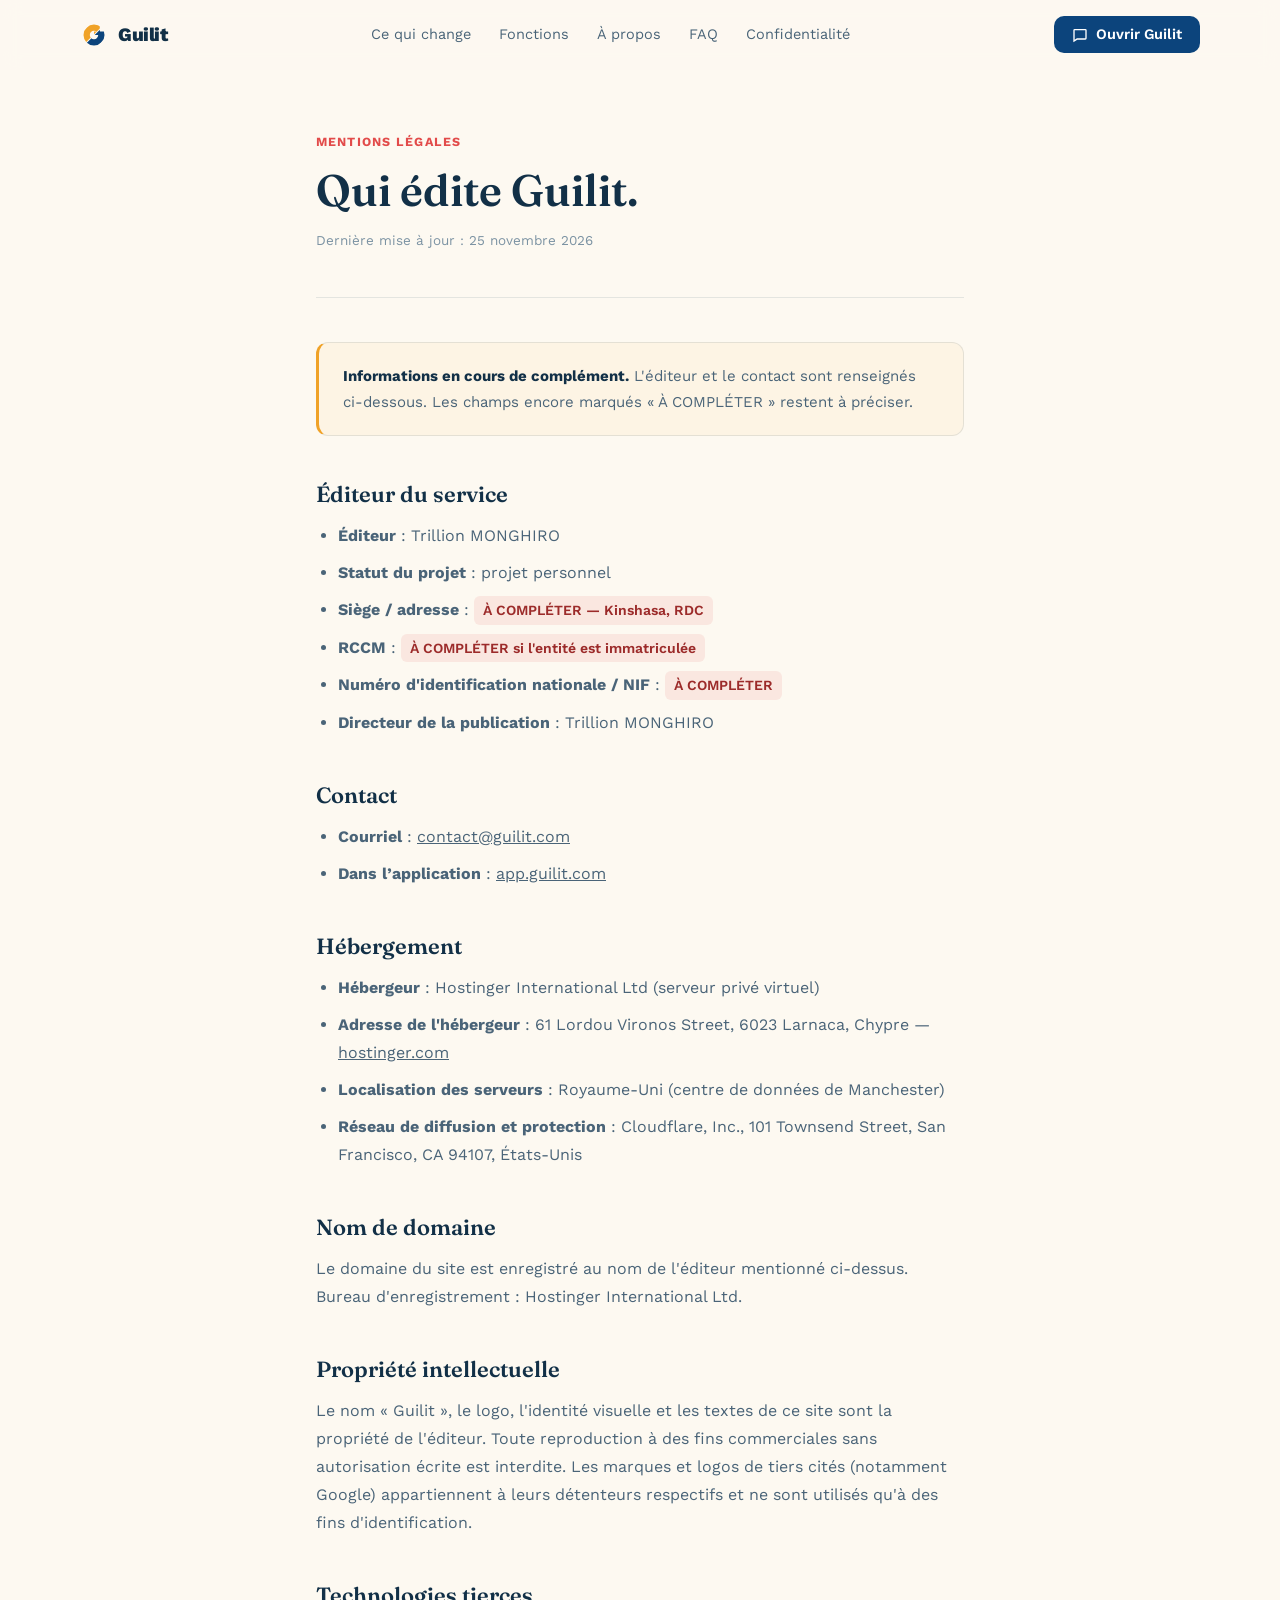
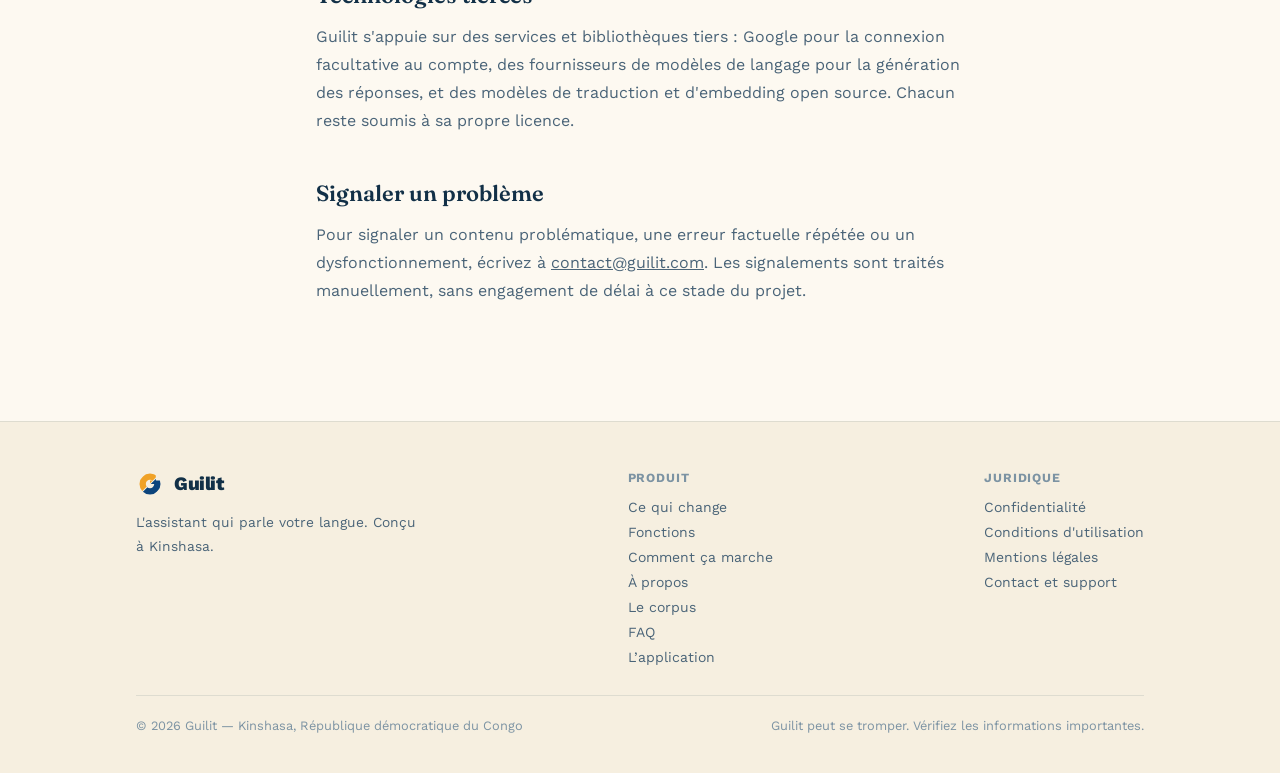
<file: mentions-legales.html>
<!DOCTYPE html>
<html lang="fr">
<head>
<meta charset="UTF-8">
<meta name="viewport" content="width=device-width, initial-scale=1.0">
<title>Mentions légales — Guilit</title>
<meta name="description" content="Éditeur, hébergeur et contact du service Guilit.">
<link rel="canonical" href="https://guilit.com/mentions-legales.html">
<meta name="theme-color" content="#0C447C">
<link rel="icon" href="favicon.svg" type="image/svg+xml">
<link rel="apple-touch-icon" href="apple-touch-icon.png">
<!-- Aperçu au partage -->
<meta property="og:type" content="website">
<meta property="og:site_name" content="Guilit">
<meta property="og:locale" content="fr_CD">
<meta property="og:url" content="https://guilit.com/mentions-legales.html">
<meta property="og:title" content="Mentions légales — Guilit">
<meta property="og:description" content="Éditeur, hébergeur et contact du service Guilit.">
<meta property="og:image" content="https://guilit.com/og-image.png">
<meta property="og:image:width" content="1200">
<meta property="og:image:height" content="630">
<meta property="og:image:alt" content="Guilit, l'assistant qui parle votre langue : français et lingala sur le web">
<meta name="twitter:card" content="summary_large_image">
<link rel="preconnect" href="https://fonts.googleapis.com">
<link rel="preconnect" href="https://fonts.gstatic.com" crossorigin>
<link rel="stylesheet" href="https://fonts.googleapis.com/css2?family=Fraunces:opsz,wght@9..144,600;9..144,700&family=Work+Sans:wght@400;500;600;700;800&display=swap">
<link rel="stylesheet" href="styles.css">
</head>
<body>

<svg width="0" height="0" style="position:absolute" aria-hidden="true">
<defs>
  <mask id="gmask">
    <rect x="0" y="0" width="120" height="120" fill="black"/>
    <circle cx="60" cy="60" r="45" fill="white"/>
    <circle cx="60" cy="60" r="18" fill="black"/>
    <rect x="85" y="0" width="35" height="45" fill="black"/>
    <rect x="60" y="45" width="25" height="15" fill="white"/>
  </mask>
  <symbol id="i-chat" viewBox="0 0 24 24"><path d="M4 3h16a2 2 0 0 1 2 2v12a2 2 0 0 1-2 2H8l-6 4V5a2 2 0 0 1 2-2zm0 2v14l3.4-2H20V5H4z"/></symbol>
</defs>
</svg>

<div class="progress" id="progress"></div>

<nav class="nav" id="nav">
  <div class="wrap nav-inner">
    <a class="brand" href="index.html">
      <svg viewBox="0 0 120 120" aria-hidden="true"><g mask="url(#gmask)"><g transform="rotate(-45 60 60)">
        <rect x="-50" y="-30" width="220" height="42" fill="#E24B4A"/>
        <rect x="-50" y="16" width="220" height="42" fill="#F0A227"/>
        <rect x="-50" y="62" width="220" height="42" fill="#0C447C"/>
        <rect x="-50" y="108" width="220" height="42" fill="#E24B4A"/>
      </g></g></svg>
      Guilit
    </a>
    <ul class="nav-links">
      <li><a href="index.html#difference">Ce qui change</a></li>
      <li><a href="index.html#fonctions">Fonctions</a></li>
      <li><a href="a-propos.html">À propos</a></li>
      <li><a href="faq.html">FAQ</a></li>
      <li><a href="confidentialite.html">Confidentialité</a></li>
    </ul>
    <a class="nav-cta" href="https://app.guilit.com">
      <svg aria-hidden="true"><use href="#i-chat"/></svg>
      Ouvrir Guilit
    </a>
  </div>
</nav>

<main class="wrap doc">
  <div class="doc-head">
    <span class="kicker">Mentions légales</span>
    <h1>Qui édite Guilit.</h1>
    <p class="updated">Dernière mise à jour : 25 novembre 2026</p>
  </div>

  <div class="callout warn">
    <p>
      <strong>Informations en cours de complément.</strong> L'éditeur et le contact sont
      renseignés ci-dessous. Les champs encore marqués « À COMPLÉTER » restent à préciser.
    </p>
  </div>

  <h2>Éditeur du service</h2>
  <ul>
    <li><strong>Éditeur</strong> : Trillion MONGHIRO</li>
    <li><strong>Statut du projet</strong> : projet personnel</li>
    <li><strong>Siège / adresse</strong> : <span class="todo">À COMPLÉTER — Kinshasa, RDC</span></li>
    <li><strong>RCCM</strong> : <span class="todo">À COMPLÉTER si l'entité est immatriculée</span></li>
    <li><strong>Numéro d'identification nationale / NIF</strong> : <span class="todo">À COMPLÉTER</span></li>
    <li><strong>Directeur de la publication</strong> : Trillion MONGHIRO</li>
  </ul>

  <h2>Contact</h2>
  <ul>
    <li><strong>Courriel</strong> : <a href="mailto:contact@guilit.com">contact@guilit.com</a></li>
    <li><strong>Dans l’application</strong> : <a href="https://app.guilit.com">app.guilit.com</a></li>
  </ul>

  <h2>Hébergement</h2>
  <ul>
    <li><strong>Hébergeur</strong> : Hostinger International Ltd (serveur privé virtuel)</li>
    <li><strong>Adresse de l'hébergeur</strong> : 61 Lordou Vironos Street, 6023 Larnaca, Chypre — <a href="https://www.hostinger.com">hostinger.com</a></li>
    <li><strong>Localisation des serveurs</strong> : Royaume-Uni (centre de données de Manchester)</li>
    <li><strong>Réseau de diffusion et protection</strong> : Cloudflare, Inc., 101 Townsend Street, San Francisco, CA 94107, États-Unis</li>
  </ul>

  <h2>Nom de domaine</h2>
  <p>
    Le domaine du site est enregistré au nom de l'éditeur mentionné ci-dessus.
    Bureau d'enregistrement : Hostinger International Ltd.
  </p>

  <h2>Propriété intellectuelle</h2>
  <p>
    Le nom « Guilit », le logo, l'identité visuelle et les textes de ce site sont la propriété
    de l'éditeur. Toute reproduction à des fins commerciales sans autorisation écrite est
    interdite. Les marques et logos de tiers cités (notamment Google) appartiennent à leurs
    détenteurs respectifs et ne sont utilisés qu'à des fins d'identification.
  </p>

  <h2>Technologies tierces</h2>
  <p>
    Guilit s'appuie sur des services et bibliothèques tiers : Google pour la connexion facultative au compte, des fournisseurs de modèles de langage pour la génération des
    réponses, et des modèles de traduction et d'embedding open source. Chacun reste soumis à
    sa propre licence.
  </p>

  <h2>Signaler un problème</h2>
  <p>
    Pour signaler un contenu problématique, une erreur factuelle répétée ou un
    dysfonctionnement, écrivez à <a href="mailto:contact@guilit.com">contact@guilit.com</a>.
    Les signalements sont traités
    manuellement, sans engagement de délai à ce stade du projet.
  </p>
</main>

<footer>
  <div class="wrap">
    <div class="footer-grid">
      <div class="footer-brand">
        <a class="brand" href="index.html">
          <svg viewBox="0 0 120 120" aria-hidden="true"><g mask="url(#gmask)"><g transform="rotate(-45 60 60)">
            <rect x="-50" y="-30" width="220" height="42" fill="#E24B4A"/>
            <rect x="-50" y="16" width="220" height="42" fill="#F0A227"/>
            <rect x="-50" y="62" width="220" height="42" fill="#0C447C"/>
            <rect x="-50" y="108" width="220" height="42" fill="#E24B4A"/>
          </g></g></svg>
          Guilit
        </a>
        <p>L'assistant qui parle votre langue. Conçu à Kinshasa.</p>
      </div>
      <div class="footer-col">
        <h4>Produit</h4>
        <ul>
          <li><a href="index.html#difference">Ce qui change</a></li>
          <li><a href="index.html#fonctions">Fonctions</a></li>
          <li><a href="index.html#etapes">Comment ça marche</a></li>
          <li><a href="a-propos.html">À propos</a></li>
          <li><a href="corpus.html">Le corpus</a></li>
          <li><a href="faq.html">FAQ</a></li>
          <li><a href="https://app.guilit.com">L’application</a></li>
        </ul>
      </div>
      <div class="footer-col">
        <h4>Juridique</h4>
        <ul>
          <li><a href="confidentialite.html">Confidentialité</a></li>
          <li><a href="conditions.html">Conditions d'utilisation</a></li>
          <li><a href="mentions-legales.html">Mentions légales</a></li>
          <li><a href="mailto:contact@guilit.com">Contact et support</a></li>
        </ul>
      </div>
    </div>
    <div class="footer-bottom">
      <span>© 2026 Guilit — Kinshasa, République démocratique du Congo</span>
      <span>Guilit peut se tromper. Vérifiez les informations importantes.</span>
    </div>
  </div>
</footer>

<script>
const progress = document.getElementById('progress');
const nav = document.getElementById('nav');
const onScroll = () => {
  const h = document.documentElement.scrollHeight - window.innerHeight;
  progress.style.width = (h > 0 ? (window.scrollY / h) * 100 : 0) + '%';
  nav.classList.toggle('is-stuck', window.scrollY > 8);
};
window.addEventListener('scroll', onScroll, { passive: true });
onScroll();
</script>
</body>
</html>
</file>
<file: styles.css>
/* ==========================================================================
   Guilit — système visuel du site vitrine
   Palette et polices reprises du logo validé (G à 4 bandes).
   ========================================================================== */

:root{
  --cream:#FDF9F1;
  --cream-deep:#F6EFE0;
  --cream-warm:#F2E7D3;
  --navy:#0C447C;
  --navy-deep:#083258;
  --navy-night:#061F38;
  --ochre:#F0A227;
  --red:#E24B4A;
  --teal:#1D9E75;
  --ink:#123047;
  --ink-soft:#4A6478;
  --ink-faint:#7C93A3;
  --border:rgba(18,48,71,.10);
  --border-strong:rgba(18,48,71,.18);
  --shadow-sm:0 4px 14px -6px rgba(12,68,124,.20);
  --shadow:0 20px 50px -25px rgba(12,68,124,.35);
  --shadow-lg:0 40px 80px -40px rgba(12,68,124,.45);
  --telegram:#229ED9;
}

*{box-sizing:border-box;}
html{scroll-behavior:smooth;}
body{
  margin:0; background:var(--cream); color:var(--ink);
  font-family:"Work Sans",-apple-system,BlinkMacSystemFont,sans-serif;
  -webkit-font-smoothing:antialiased; overflow-x:hidden;
}
h1,h2,h3,h4{font-family:"Fraunces",Georgia,serif; text-wrap:balance; margin:0; color:var(--ink);}
p{line-height:1.75; color:var(--ink-soft); margin:0;}
a{color:inherit;}
.wrap{max-width:1120px; margin:0 auto; padding-left:clamp(20px,5vw,56px); padding-right:clamp(20px,5vw,56px);}
/* Les icônes tirées de <symbol> n'ont aucun fill : sans cette règle elles
   sortent en noir par défaut, y compris sur les pastilles de couleur. Les
   bandes du logo, elles, portent un fill explicite et ne sont pas touchées. */
svg{fill:currentColor;}

/* ---------- Barre de progression de lecture ---------- */
.progress{
  position:fixed; top:0; left:0; height:3px; width:0%; z-index:200;
  background:linear-gradient(90deg,var(--red),var(--ochre),var(--navy));
  transition:width .1s linear;
}

/* ---------- Écran d'ouverture ---------- */
.splash{
  position:fixed; inset:0; z-index:150;
  display:flex; flex-direction:column; align-items:center; justify-content:center; gap:20px;
  background:var(--cream);
  animation:splashOut .7s ease-in 2.6s forwards;
}
.mark{position:relative; width:130px; height:130px;}
.mark svg{position:absolute; inset:0; width:100%; height:100%;}
.piece{animation-timing-function:cubic-bezier(.34,1.56,.64,1); animation-fill-mode:both;}
.piece-top{animation-name:flyTop; animation-duration:.8s;}
.piece-right{animation-name:flyRight; animation-duration:.8s; animation-delay:.12s;}
.piece-bottom{animation-name:flyBottom; animation-duration:.8s; animation-delay:.24s;}
.piece-left{animation-name:flyLeft; animation-duration:.8s; animation-delay:.36s;}
.splash .wordmark{font-weight:800; font-size:36px; letter-spacing:-1.3px; opacity:0; animation:riseIn .5s ease-out 1.1s forwards;}
.splash .tagline{font-size:14px; color:var(--ink-soft); opacity:0; animation:riseIn .5s ease-out 1.35s forwards;}
@keyframes flyTop{from{transform:translateY(-80vh) rotate(-12deg);} to{transform:translateY(0) rotate(0);}}
@keyframes flyRight{from{transform:translateX(80vw) rotate(12deg);} to{transform:translateX(0) rotate(0);}}
@keyframes flyBottom{from{transform:translateY(80vh) rotate(12deg);} to{transform:translateY(0) rotate(0);}}
@keyframes flyLeft{from{transform:translateX(-80vw) rotate(-12deg);} to{transform:translateX(0) rotate(0);}}
@keyframes riseIn{from{opacity:0; transform:translateY(8px);} to{opacity:1; transform:translateY(0);}}
@keyframes splashOut{to{opacity:0; visibility:hidden;}}

/* ---------- Navigation ---------- */
.nav{
  position:sticky; top:0; z-index:100; background:rgba(253,249,241,.86);
  backdrop-filter:blur(10px); border-bottom:1px solid transparent; transition:border-color .25s, box-shadow .25s;
}
.nav.is-stuck{border-bottom-color:var(--border); box-shadow:0 6px 24px -18px rgba(12,68,124,.5);}
.nav-inner{display:flex; align-items:center; justify-content:space-between; padding:16px 0; gap:20px;}
.brand{display:flex; align-items:center; gap:10px; font-weight:800; font-size:19px; letter-spacing:-.5px; text-decoration:none;}
.brand svg{width:28px; height:28px; transition:transform .4s cubic-bezier(.34,1.56,.64,1);}
.brand:hover svg{transform:rotate(-12deg) scale(1.08);}
.nav-links{list-style:none; display:flex; gap:28px; margin:0; padding:0; font-size:14.5px; color:var(--ink-soft);}
.nav-links a{text-decoration:none; position:relative; padding-bottom:3px;}
.nav-links a::after{
  content:''; position:absolute; left:0; bottom:0; height:2px; width:0; border-radius:2px;
  background:var(--red); transition:width .25s ease;
}
.nav-links a:hover{color:var(--navy);}
.nav-links a:hover::after{width:100%;}
.nav-cta{
  display:inline-flex; align-items:center; gap:8px; font-size:14.5px; font-weight:600;
  background:var(--navy); color:#fff; padding:10px 18px; border-radius:10px; text-decoration:none;
  transition:background .2s, transform .2s;
}
.nav-cta:hover{background:var(--navy-deep); transform:translateY(-1px);}
.nav-cta svg{width:16px; height:16px;}
@media (max-width:820px){ .nav-links{display:none;} }

/* ---------- Boutons ---------- */
.btn-primary{
  display:inline-flex; align-items:center; gap:10px; font-weight:600; font-size:16px;
  background:var(--navy); color:#fff; padding:15px 28px; border-radius:12px; text-decoration:none;
  box-shadow:var(--shadow); transition:transform .18s, background .18s, box-shadow .18s;
}
.btn-primary:hover{background:var(--navy-deep); transform:translateY(-3px); box-shadow:var(--shadow-lg);}
.btn-primary svg{width:19px; height:19px;}
.btn-secondary{
  display:inline-flex; align-items:center; gap:9px; font-weight:500; font-size:16px;
  color:var(--ink); padding:15px 24px; border-radius:12px; text-decoration:none;
  border:1px solid var(--border-strong); background:rgba(255,255,255,.5);
  transition:border-color .18s, background .18s, transform .18s;
}
.btn-secondary:hover{border-color:var(--navy); background:#fff; transform:translateY(-2px);}

/* ---------- Motif textile animé (rappel du logo) ---------- */
.stripes{position:relative; overflow:hidden;}
.stripes::before{
  content:''; position:absolute; inset:-60%; pointer-events:none; z-index:0;
  background:repeating-linear-gradient(-45deg,
    var(--red) 0 16px, var(--ochre) 16px 32px, var(--navy) 32px 48px, transparent 48px 110px);
  opacity:.055; animation:drift 45s linear infinite;
}
.stripes > *{position:relative; z-index:1;}
@keyframes drift{to{transform:translate(110px,110px);}}

/* ---------- Héros ---------- */
.hero{padding:76px 0 84px; text-align:center;}
.eyebrow{
  display:inline-flex; align-items:center; gap:9px; font-size:13px; font-weight:600;
  color:var(--navy); background:#fff; border:1px solid var(--border);
  padding:8px 18px; border-radius:999px; margin-bottom:26px; box-shadow:var(--shadow-sm);
}
.eyebrow .dot{width:7px; height:7px; border-radius:50%; background:var(--teal); animation:pulse 2s ease-in-out infinite;}
@keyframes pulse{0%,100%{opacity:1; transform:scale(1);} 50%{opacity:.45; transform:scale(.8);}}
.hero h1{font-size:clamp(35px,5.6vw,62px); font-weight:600; line-height:1.1; max-width:880px; margin:0 auto 22px;}
.hero .accent{color:var(--red); font-style:italic;}
.rotator{display:inline-block; position:relative; min-width:1ch;}
.rotator span{display:inline-block; animation:rotWord 8s infinite;}
.rotator span:nth-child(2){position:absolute; left:0; top:0; white-space:nowrap; animation-delay:4s; opacity:0;}
@keyframes rotWord{0%,42%{opacity:1; transform:translateY(0);} 50%,92%{opacity:0; transform:translateY(-12px);} 100%{opacity:1; transform:translateY(0);}}
.hero p.lede{font-size:18.5px; max-width:580px; margin:0 auto 36px;}
.hero-ctas{display:flex; gap:14px; justify-content:center; flex-wrap:wrap;}
.lingala-shortcut{margin-top:18px; font-size:1rem;}
.lingala-intro .step p{font-size:1rem; overflow-wrap:anywhere;}
.lingala-intro .kicker{font-size:.875rem;}
.hero-trust{margin-top:26px; font-size:13.5px; color:var(--ink-faint); display:flex; gap:20px; justify-content:center; flex-wrap:wrap;}
.hero-trust span{display:inline-flex; align-items:center; gap:6px;}
.hero-trust svg{width:15px; height:15px; color:var(--teal);}

/* ---------- Maquette téléphone + conversation ---------- */
.phone-stage{display:flex; justify-content:center; margin-top:56px;}
.phone{
  width:320px; border-radius:34px; background:#fff; border:1px solid var(--border-strong);
  box-shadow:var(--shadow-lg); padding:14px 14px 20px; position:relative;
}
.phone-notch{width:110px; height:5px; border-radius:99px; background:var(--border-strong); margin:2px auto 14px;}
.phone-head{display:flex; align-items:center; gap:10px; padding:0 6px 12px; border-bottom:1px solid var(--border);}
.phone-head svg{width:30px; height:30px;}
.phone-head .who{font-weight:600; font-size:14.5px;}
.phone-head .status{font-size:11.5px; color:var(--teal);}
/* text-align:left explicite : le héros est centré et l'héritage rendrait
   les bulles centrées, ce qu'aucune messagerie ne fait. */
.chat{padding:16px 6px 0; display:flex; flex-direction:column; gap:10px; min-height:290px; text-align:left;}
.phone-head{text-align:left;}
.bubble{
  max-width:82%; padding:10px 14px; border-radius:16px; font-size:13.8px; line-height:1.55;
  opacity:0; transform:translateY(12px);
}
.chat.is-playing .bubble{animation:bubbleIn .45s cubic-bezier(.34,1.4,.64,1) forwards;}
.bubble.them{background:var(--cream-deep); color:var(--ink); align-self:flex-start; border-bottom-left-radius:5px;}
.bubble.me{background:var(--navy); color:#fff; align-self:flex-end; border-bottom-right-radius:5px;}
.bubble .lang{
  display:block; font-size:10.5px; text-transform:uppercase; letter-spacing:.05em;
  opacity:.55; margin-bottom:3px; font-weight:600;
}
.chat.is-playing .b1{animation-delay:.25s;}
.chat.is-playing .b2{animation-delay:1.5s;}
.chat.is-playing .b3{animation-delay:3.1s;}
.chat.is-playing .b4{animation-delay:4.5s;}
.typing{
  align-self:flex-start; background:var(--cream-deep); border-radius:16px; border-bottom-left-radius:5px;
  padding:12px 16px; display:flex; gap:4px; opacity:0; max-height:0; overflow:hidden; padding-top:0; padding-bottom:0;
}
.chat.is-playing .typing{animation:typingCycle 1.25s ease-out forwards;}
.chat.is-playing .t1{animation-delay:.85s;}
.chat.is-playing .t2{animation-delay:3.5s;}
.typing i{width:6px; height:6px; border-radius:50%; background:var(--ink-faint); animation:blink 1.1s infinite;}
.typing i:nth-child(2){animation-delay:.18s;}
.typing i:nth-child(3){animation-delay:.36s;}
@keyframes bubbleIn{to{opacity:1; transform:translateY(0);}}
@keyframes typingCycle{
  0%{opacity:0; max-height:0; padding-top:0; padding-bottom:0;}
  18%{opacity:1; max-height:44px; padding-top:12px; padding-bottom:12px;}
  78%{opacity:1; max-height:44px; padding-top:12px; padding-bottom:12px;}
  100%{opacity:0; max-height:0; padding-top:0; padding-bottom:0;}
}
@keyframes blink{0%,100%{opacity:.3;} 50%{opacity:1;}}

/* ---------- Sections ---------- */
.section{padding:92px 0;}
.section.tinted{background:var(--cream-deep);}
.section.dark{background:var(--navy-night); color:#fff;}
.section.dark h2,.section.dark h3{color:#fff;}
.section.dark p{color:rgba(255,255,255,.72);}
.section-head{text-align:center; max-width:660px; margin:0 auto 54px;}
.kicker{
  font-size:12.5px; font-weight:700; color:var(--red); text-transform:uppercase;
  letter-spacing:.09em; margin-bottom:14px; display:block;
}
.section.dark .kicker{color:var(--ochre);}
.section-head h2{font-size:clamp(27px,3.8vw,40px); font-weight:600; margin-bottom:16px;}

/* ---------- Révélation au défilement ---------- */
.reveal{opacity:0; transform:translateY(28px); transition:opacity .7s ease, transform .7s cubic-bezier(.22,.9,.3,1);}
.reveal.is-visible{opacity:1; transform:translateY(0);}
.reveal-stagger > *{opacity:0; transform:translateY(24px); transition:opacity .6s ease, transform .6s cubic-bezier(.22,.9,.3,1);}
.reveal-stagger.is-visible > *{opacity:1; transform:translateY(0);}
.reveal-stagger.is-visible > *:nth-child(1){transition-delay:.05s;}
.reveal-stagger.is-visible > *:nth-child(2){transition-delay:.15s;}
.reveal-stagger.is-visible > *:nth-child(3){transition-delay:.25s;}
.reveal-stagger.is-visible > *:nth-child(4){transition-delay:.35s;}

/* ---------- Comparaison ---------- */
.compare{
  display:grid; grid-template-columns:1.15fr 1fr 1fr;
  border-radius:20px; overflow:hidden; border:1px solid rgba(255,255,255,.12);
}
.compare > div{padding:18px 22px; font-size:14.5px; display:flex; align-items:center;}
.compare .head{font-weight:700; font-size:13.5px; text-transform:uppercase; letter-spacing:.05em; justify-content:center; padding:20px 22px;}
.compare .head.them{background:rgba(255,255,255,.06); color:rgba(255,255,255,.6);}
.compare .head.us{background:var(--navy); color:#fff;}
.compare .label{color:rgba(255,255,255,.9); font-weight:500;}
.compare .them-cell{color:rgba(255,255,255,.45); justify-content:center; text-align:center; background:rgba(255,255,255,.02);}
.compare .us-cell{color:#fff; justify-content:center; text-align:center; background:rgba(12,68,124,.35); font-weight:500;}
.compare .row-sep{border-top:1px solid rgba(255,255,255,.08);}
@media (max-width:680px){
  .compare{grid-template-columns:1fr;}
  .compare .head.them,.compare .head.us{justify-content:flex-start;}
  .compare .them-cell,.compare .us-cell{justify-content:flex-start; text-align:left;}
}

/* ---------- Cartes fonctionnalités ---------- */
.grid-features{display:grid; grid-template-columns:repeat(auto-fit,minmax(250px,1fr)); gap:22px;}
.feature-card{
  background:#fff; border:1px solid var(--border); border-radius:18px; padding:30px 28px;
  transition:transform .22s cubic-bezier(.22,.9,.3,1), box-shadow .22s, border-color .22s;
  position:relative; overflow:hidden;
}
.feature-card::after{
  content:''; position:absolute; left:0; right:0; bottom:0; height:3px; transform:scaleX(0);
  transform-origin:left; transition:transform .3s ease; background:var(--accent-c,var(--navy));
}
.feature-card:hover{transform:translateY(-6px); box-shadow:var(--shadow); border-color:var(--border-strong);}
.feature-card:hover::after{transform:scaleX(1);}
.feature-icon{
  width:52px; height:52px; border-radius:15px; display:flex; align-items:center; justify-content:center;
  margin-bottom:20px; color:#fff; background:var(--accent-c,var(--navy));
}
.feature-icon svg{width:26px; height:26px;}
.feature-card h3{font-size:18.5px; font-weight:600; font-family:"Work Sans",sans-serif; margin-bottom:10px;}
.feature-card p{font-size:14.8px;}
.tag-soon{
  display:inline-block; font-size:10.5px; font-weight:700; text-transform:uppercase; letter-spacing:.05em;
  color:#8a5a05; background:rgba(240,162,39,.18); padding:3px 9px; border-radius:6px; margin-left:8px;
  vertical-align:2px;
}

/* ---------- Étapes ---------- */
.steps{display:grid; grid-template-columns:repeat(auto-fit,minmax(230px,1fr)); gap:34px; position:relative;}
.step-num{
  width:44px; height:44px; border-radius:50%; background:#fff; border:2px solid var(--navy); color:var(--navy);
  display:flex; align-items:center; justify-content:center; font-weight:700; font-size:17px; margin-bottom:20px;
  font-family:"Fraunces",serif;
}
.step h3{font-size:17px; font-weight:600; font-family:"Work Sans",sans-serif; margin-bottom:9px;}
.step p{font-size:14.8px;}

/* ---------- Bandeau final ---------- */
.cta-band{
  background:var(--navy); border-radius:26px; padding:68px clamp(24px,6vw,72px); text-align:center; color:#fff;
  position:relative; overflow:hidden;
}
.cta-band::before{
  content:''; position:absolute; inset:-60%;
  background:repeating-linear-gradient(-45deg, #fff 0 18px, transparent 18px 96px);
  opacity:.05; animation:drift 45s linear infinite;
}
.cta-band > *{position:relative;}
.cta-band h2{color:#fff; font-size:clamp(27px,3.8vw,38px); margin-bottom:16px;}
.cta-band p{color:rgba(255,255,255,.75); max-width:490px; margin:0 auto 34px; font-size:16.5px;}
.cta-band .btn-primary{background:#fff; color:var(--navy); box-shadow:0 20px 40px -20px rgba(0,0,0,.5);}
.cta-band .btn-primary:hover{background:var(--cream);}

/* ---------- Pied de page ---------- */
footer{border-top:1px solid var(--border); padding:48px 0 40px; margin-top:20px; background:var(--cream-deep);}
.footer-grid{display:flex; justify-content:space-between; gap:30px; flex-wrap:wrap; margin-bottom:30px;}
.footer-brand{max-width:280px;}
.footer-brand .brand{margin-bottom:12px;}
.footer-brand p{font-size:13.8px;}
.footer-col h4{font-family:"Work Sans",sans-serif; font-size:12.5px; text-transform:uppercase; letter-spacing:.07em; color:var(--ink-faint); margin-bottom:14px;}
.footer-col ul{list-style:none; margin:0; padding:0; display:flex; flex-direction:column; gap:9px; font-size:14px;}
.footer-col a{text-decoration:none; color:var(--ink-soft); transition:color .18s;}
.footer-col a:hover{color:var(--navy);}
.footer-bottom{border-top:1px solid var(--border); padding-top:22px; font-size:12.8px; color:var(--ink-faint); display:flex; justify-content:space-between; gap:14px; flex-wrap:wrap;}

/* ---------- Pages de contenu (légal, confidentialité) ---------- */
/* padding-top/bottom seulement : la forme courte écraserait le padding
   latéral de .wrap et collerait le texte au bord sur mobile. */
.doc{padding-top:64px; padding-bottom:80px; max-width:760px;}
.doc-head{margin-bottom:44px; padding-bottom:28px; border-bottom:1px solid var(--border);}
.doc-head h1{font-size:clamp(30px,4.4vw,44px); font-weight:600; margin-bottom:12px;}
.doc-head .updated{font-size:13.5px; color:var(--ink-faint);}
.doc h2{font-size:22px; font-weight:600; margin:44px 0 14px;}
.doc h3{font-size:17px; font-weight:600; font-family:"Work Sans",sans-serif; margin:28px 0 10px;}
.doc p{margin-bottom:16px; font-size:16px;}
.doc ul{margin:0 0 18px; padding-left:22px; color:var(--ink-soft); line-height:1.75; font-size:16px;}
.doc li{margin-bottom:9px;}
.doc code{
  background:var(--cream-warm); padding:2px 7px; border-radius:5px; font-size:14.5px;
  font-family:ui-monospace,SFMono-Regular,Menlo,monospace;
}
.callout{
  background:#fff; border:1px solid var(--border); border-left:3px solid var(--teal);
  border-radius:12px; padding:20px 24px; margin:26px 0;
}
.callout.warn{border-left-color:var(--ochre); background:rgba(240,162,39,.06);}
.callout p{margin:0; font-size:15px;}
.callout strong{color:var(--ink);}
.todo{
  display:inline-block; background:rgba(226,75,74,.1); color:#9c2b2a; font-weight:600;
  padding:2px 9px; border-radius:6px; font-size:14px;
}

/* ---------- Lien d'appel discret (renvoi vers une page dédiée) ---------- */
.section-cta{text-align:center; margin:-24px 0 54px;}
.section-cta a{
  display:inline-flex; align-items:center; gap:7px; font-weight:600; font-size:15px;
  color:var(--navy); text-decoration:none; padding-bottom:2px; border-bottom:1px solid transparent;
  transition:border-color .2s, gap .2s;
}
.section-cta a:hover{border-color:var(--navy); gap:11px;}
.section-cta svg{width:16px; height:16px;}
.section.dark .section-cta a{color:#fff;}
.section.dark .section-cta a:hover{border-color:#fff;}

/* ---------- Introduction de page (à propos, corpus, FAQ) ---------- */
.page-hero{padding:72px 0 24px; text-align:center;}
.page-hero .kicker{display:block; margin-bottom:16px;}
.page-hero h1{font-size:clamp(32px,4.8vw,50px); font-weight:600; max-width:760px; margin:0 auto 20px;}
.page-hero p.lede{font-size:17.5px; max-width:600px; margin:0 auto;}

/* ---------- Repères chiffrés ---------- */
.stat-row{display:grid; grid-template-columns:repeat(auto-fit,minmax(160px,1fr)); gap:28px; text-align:center;}
.stat-row .stat{padding:8px;}
.stat-row .num{
  font-family:"Fraunces",serif; font-weight:600; font-size:clamp(30px,4vw,44px);
  color:var(--navy); display:block; line-height:1.1;
}
.section.dark .stat-row .num{color:#fff;}
.stat-row .num .accent{color:var(--red);}
.stat-row .label{font-size:13.5px; color:var(--ink-soft); margin-top:6px;}
.section.dark .stat-row .label{color:rgba(255,255,255,.65);}

/* ---------- Chronologie (à propos) ---------- */
.timeline{position:relative; max-width:680px; margin:0 auto; padding-left:32px;}
.timeline::before{
  content:''; position:absolute; left:7px; top:6px; bottom:6px; width:2px;
  background:linear-gradient(var(--red),var(--ochre),var(--navy),var(--teal));
  opacity:.35;
}
.timeline-item{position:relative; padding-bottom:38px;}
.timeline-item:last-child{padding-bottom:0;}
.timeline-item::before{
  content:''; position:absolute; left:-32px; top:4px; width:15px; height:15px; border-radius:50%;
  background:var(--cream); border:3px solid var(--navy);
}
.timeline-item h3{font-size:17px; font-weight:600; font-family:"Work Sans",sans-serif; margin-bottom:6px;}
.timeline-item .when{font-size:12.5px; font-weight:700; text-transform:uppercase; letter-spacing:.06em; color:var(--red); display:block; margin-bottom:6px;}
.timeline-item p{font-size:15px; margin:0;}

/* ---------- Pipeline linguistique (corpus) ---------- */
.pipeline{display:flex; flex-wrap:wrap; align-items:stretch; justify-content:center; gap:0; margin:0 auto;}
.pipeline-step{
  background:#fff; border:1px solid var(--border); border-radius:14px; padding:18px 20px;
  width:190px; text-align:center; box-shadow:var(--shadow-sm);
}
.pipeline-step .step-tag{
  font-size:10.5px; font-weight:700; text-transform:uppercase; letter-spacing:.06em;
  color:var(--ink-faint); display:block; margin-bottom:6px;
}
.pipeline-step h4{font-size:14.5px; font-weight:600; font-family:"Work Sans",sans-serif; margin-bottom:6px; color:var(--ink);}
.pipeline-step p{font-size:12.8px; margin:0; line-height:1.5;}
.pipeline-arrow{
  display:flex; align-items:center; justify-content:center; width:40px; color:var(--ink-faint); flex-shrink:0;
}
.pipeline-arrow svg{width:20px; height:20px;}
.pipeline-branch{
  border-color:var(--ochre); background:rgba(240,162,39,.05);
}
.pipeline-note{
  text-align:center; font-size:13.5px; color:var(--ink-faint); margin-top:18px; max-width:520px; margin-left:auto; margin-right:auto;
}
@media (max-width:900px){
  .pipeline{flex-direction:column; align-items:center;}
  .pipeline-step{width:min(320px,100%);}
  .pipeline-arrow{width:auto; height:28px;}
  .pipeline-arrow svg{transform:rotate(90deg);}
}

/* ---------- FAQ : accordéon ---------- */
.faq-list{max-width:760px; margin:0 auto; display:flex; flex-direction:column; gap:12px;}
.faq-item{
  background:#fff; border:1px solid var(--border); border-radius:14px; overflow:hidden;
  transition:border-color .2s, box-shadow .2s;
}
.faq-item.is-open{border-color:var(--border-strong); box-shadow:var(--shadow-sm);}
.faq-q{
  width:100%; display:flex; align-items:center; justify-content:space-between; gap:16px;
  background:none; border:0; text-align:left; padding:20px 22px; cursor:pointer;
  font:inherit; font-weight:600; font-size:16px; color:var(--ink); font-family:"Work Sans",sans-serif;
}
.faq-q .i-toggle{
  flex-shrink:0; width:26px; height:26px; border-radius:50%; background:var(--cream-deep); color:var(--navy);
  display:flex; align-items:center; justify-content:center; transition:transform .3s cubic-bezier(.22,.9,.3,1), background .2s;
}
.faq-q .i-toggle svg{width:13px; height:13px; transition:transform .3s cubic-bezier(.22,.9,.3,1);}
.faq-item.is-open .i-toggle{background:var(--navy); color:#fff;}
.faq-item.is-open .i-toggle svg{transform:rotate(45deg);}
.faq-a{
  max-height:0; overflow:hidden; transition:max-height .35s cubic-bezier(.22,.9,.3,1), padding .35s;
  padding:0 22px;
}
.faq-a-inner{padding-bottom:22px;}
.faq-a p{font-size:15px; margin:0 0 12px;}
.faq-a p:last-child{margin-bottom:0;}
.faq-category{
  font-size:12.5px; font-weight:700; text-transform:uppercase; letter-spacing:.07em; color:var(--red);
  margin:44px 0 16px; text-align:center;
}
.faq-category:first-of-type{margin-top:0;}

/* ---------- Mission / valeurs (à propos) ---------- */
.pull-quote{
  max-width:640px; margin:0 auto; text-align:center; font-family:"Fraunces",serif; font-weight:600;
  font-size:clamp(21px,2.6vw,28px); line-height:1.45; color:var(--ink); font-style:italic;
}
.pull-quote .accent{color:var(--red); font-style:italic;}

/* ---------- Accessibilité mouvement ---------- */
@media (prefers-reduced-motion:reduce){
  html{scroll-behavior:auto;}
  .splash{animation-delay:0s; animation-duration:.3s;}
  .piece,.splash .wordmark,.splash .tagline,.rotator span{animation:none !important; transform:none !important; opacity:1 !important;}
  .stripes::before,.cta-band::before{animation:none !important;}
  .reveal,.reveal-stagger > *{opacity:1 !important; transform:none !important; transition:none !important;}
  .bubble,.typing{opacity:1 !important; transform:none !important; animation:none !important; max-height:none !important; padding-top:12px; padding-bottom:12px;}
  .eyebrow .dot{animation:none !important;}
  .faq-a{transition:none !important;}
  .faq-q .i-toggle, .faq-q .i-toggle svg{transition:none !important;}
}
</file>
